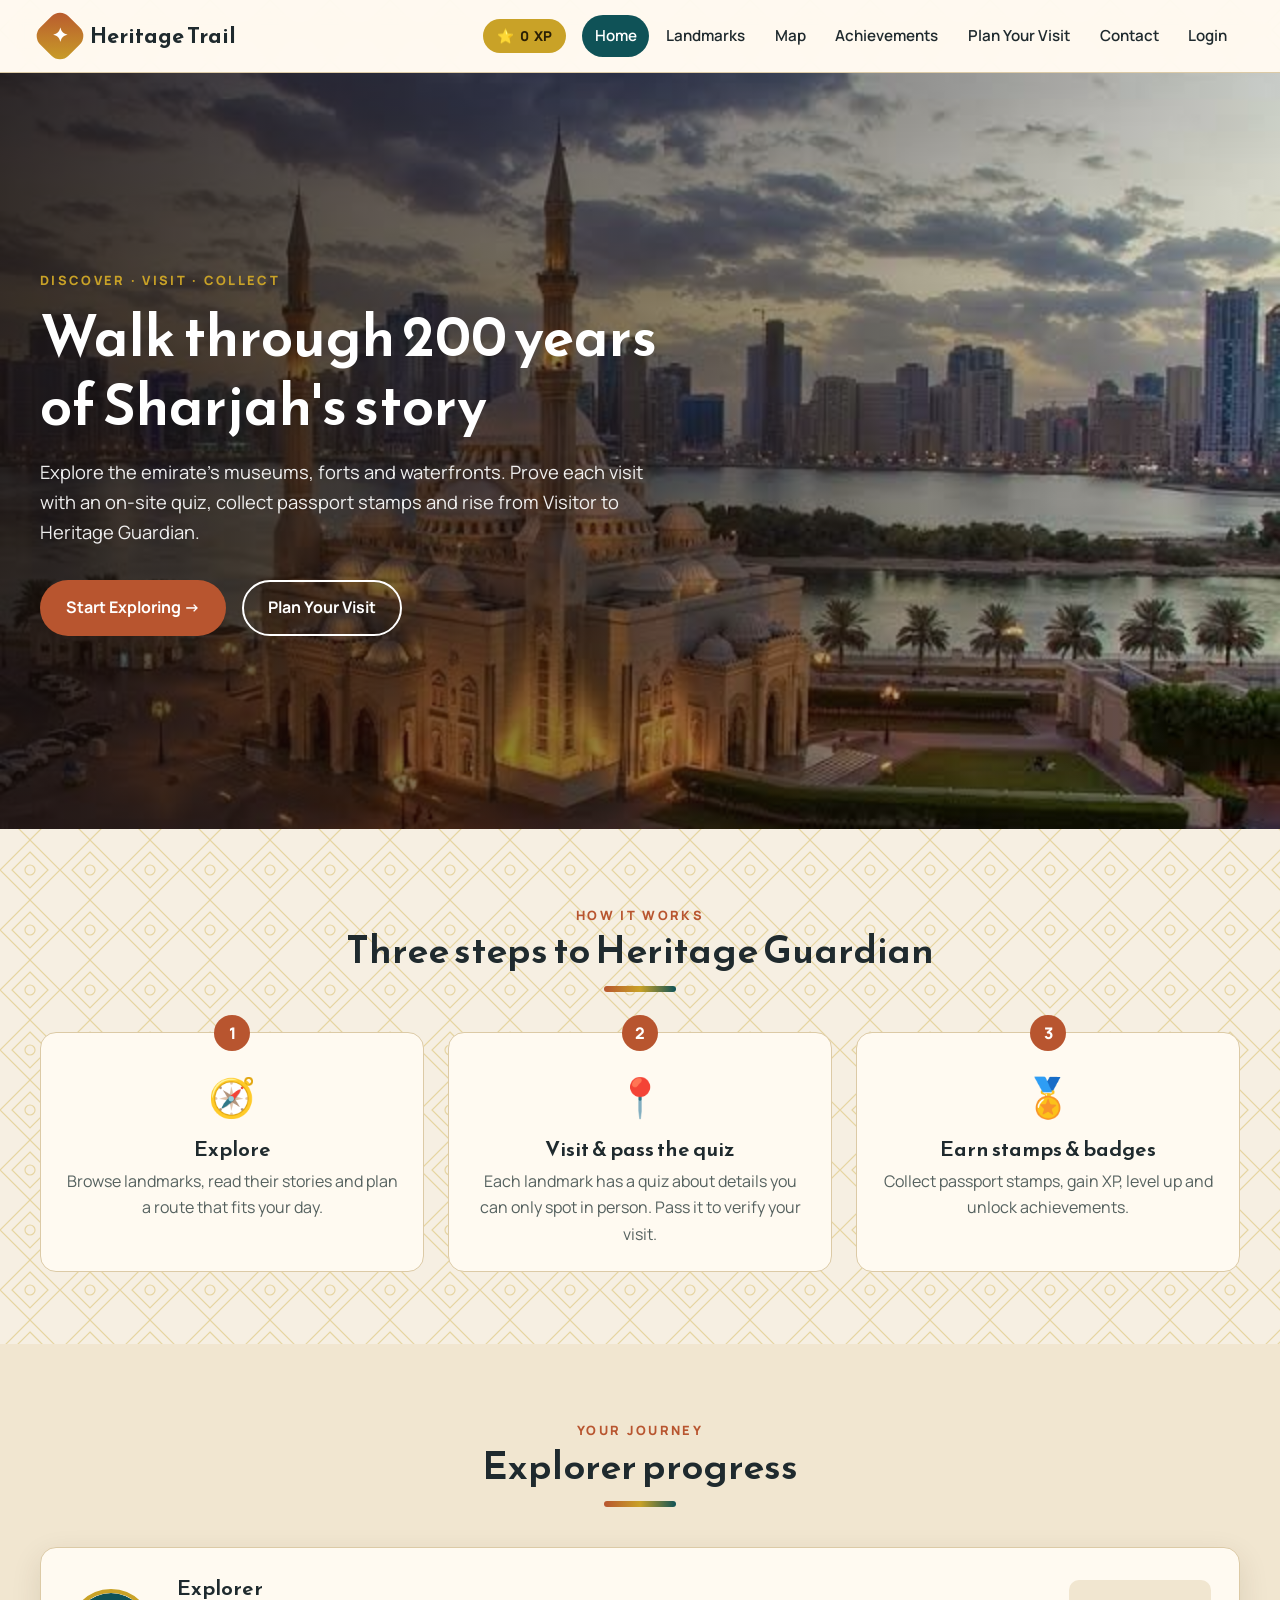
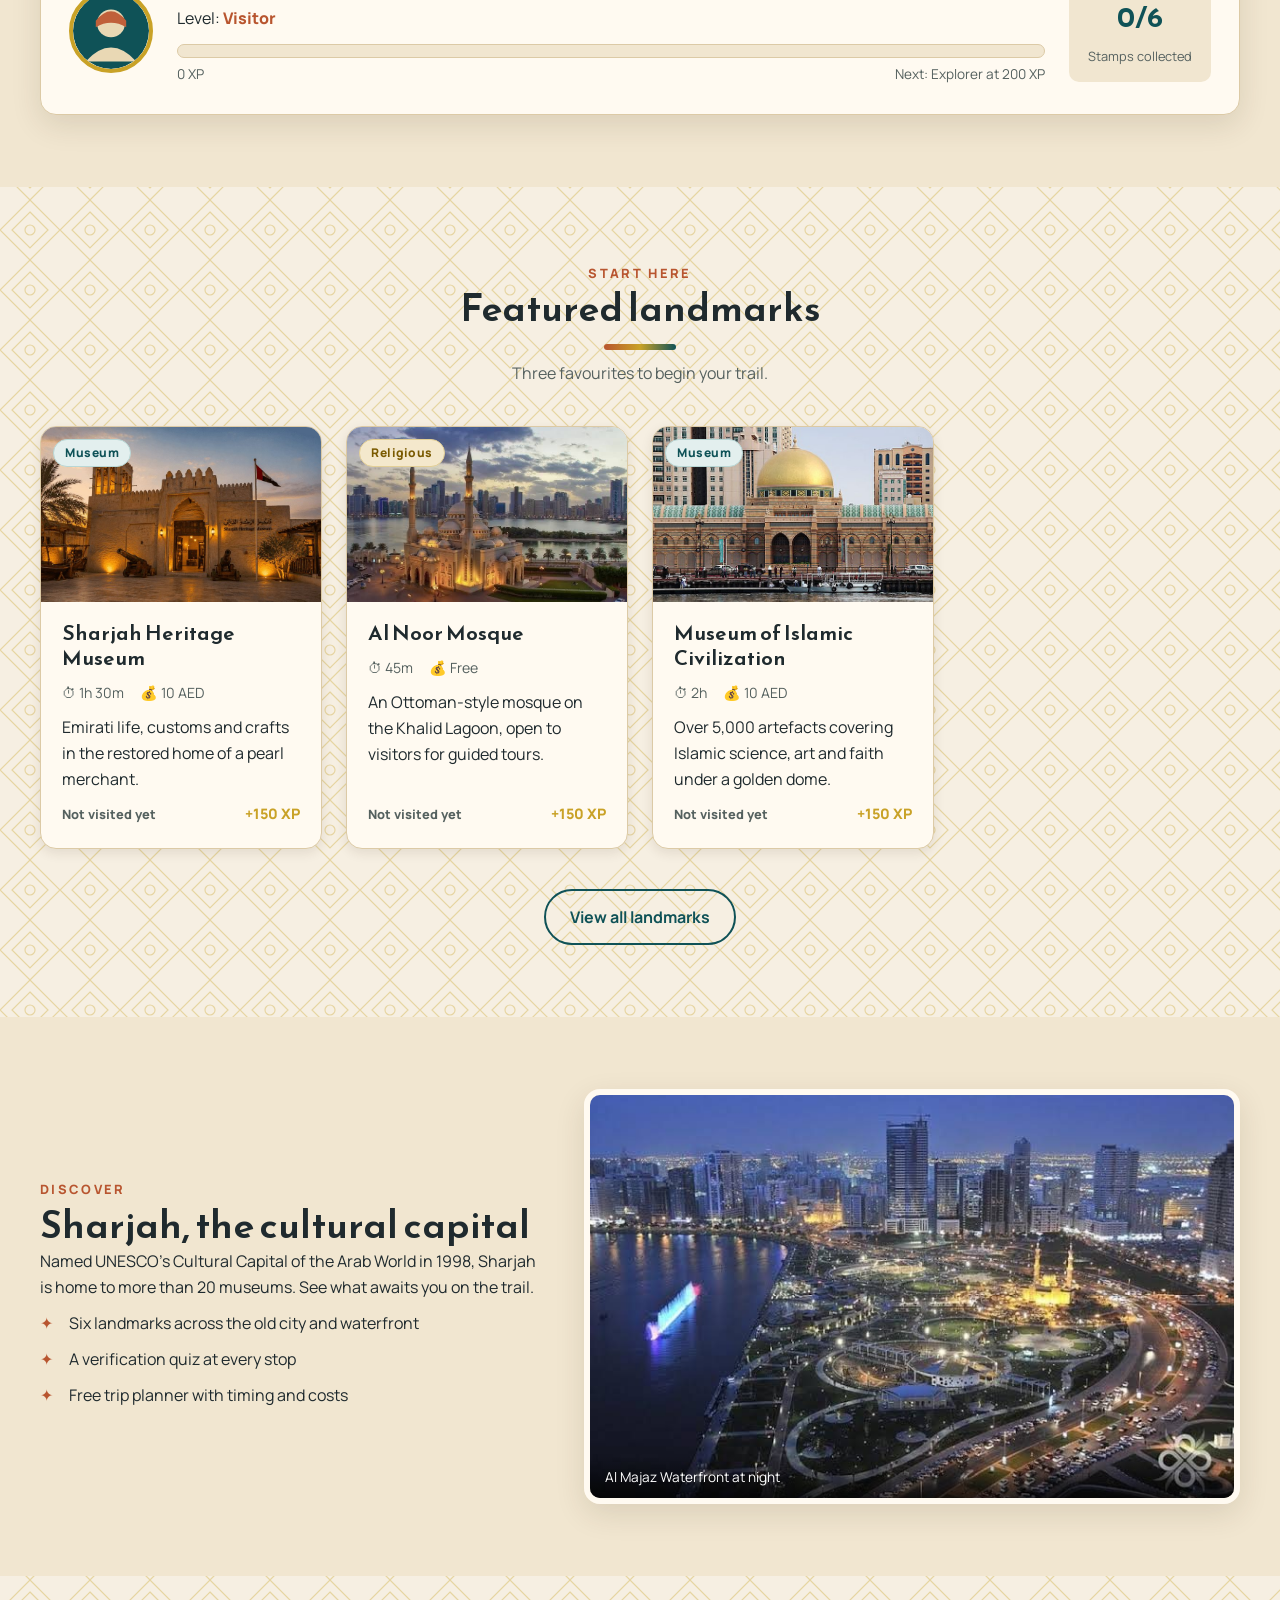
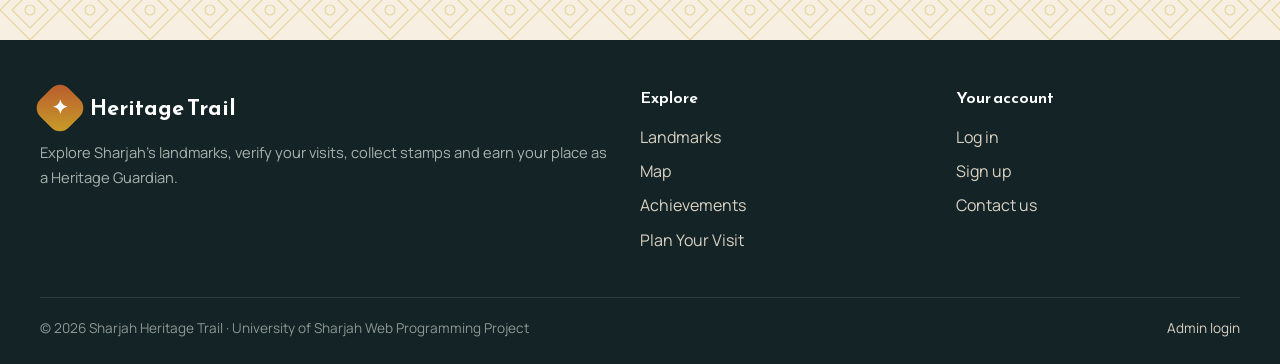
<file: index.html>
<!DOCTYPE html>
<html lang="en">
<head>
  <meta charset="UTF-8">
  <meta name="viewport" content="width=device-width, initial-scale=1.0">
  <meta name="description" content="Explore Sharjah's heritage landmarks, verify your visits and earn stamps and badges.">
  <title>Home | Sharjah Heritage Trail</title>
  <link rel="preconnect" href="https://fonts.googleapis.com">
  <link rel="preconnect" href="https://fonts.gstatic.com" crossorigin>
  <link href="https://fonts.googleapis.com/css2?family=Manrope:wght@400;500;600;700;800&family=Reem+Kufi:wght@500;600;700&display=swap" rel="stylesheet">
  <link rel="stylesheet" href="css/style.css">
  <link rel="stylesheet" href="css/print.css" media="print">
</head><body>
  <header class="site-header">
    <div class="container header-inner">
      <a href="index.html" class="logo"><span class="logo-mark"><span>✦</span></span>Heritage Trail</a>
      <span class="xp-pill" id="header-xp" title="Your explorer XP">⭐ <span data-xp>300</span> XP</span>
      <input type="checkbox" id="nav-toggle" class="nav-toggle">
      <label for="nav-toggle" class="nav-toggle-label" aria-label="Open menu"><span></span></label>
      <nav class="main-nav" aria-label="Main navigation">
        <ul>
          <li><a href="index.html" class="active" aria-current="page">Home</a></li>
          <li><a href="landmarks.html">Landmarks</a></li>
          <li><a href="map.html">Map</a></li>
          <li><a href="achievements.html">Achievements</a></li>
          <li><a href="plan.html">Plan Your Visit</a></li>
          <li><a href="contact.html">Contact</a></li>
          <li><a href="login.html">Login</a></li>
        </ul>
      </nav>
    </div>
  </header>

  <main>
    <section class="hero">
      <div class="container">
        <div class="hero-content">
          <span class="eyebrow">Discover · Visit · Collect</span>
          <h1>Walk through 200 years of Sharjah's story</h1>
          <p>Explore the emirate's museums, forts and waterfronts. Prove each visit with an on-site quiz, collect passport stamps and rise from Visitor to Heritage Guardian.</p>
          <div class="hero-actions">
            <a href="landmarks.html" class="btn btn-primary">Start Exploring →</a>
            <a href="plan.html" class="btn btn-outline">Plan Your Visit</a>
          </div>
        </div>
      </div>
    </section>

    <section class="section">
      <div class="container">
        <div class="section-head">
          <span class="eyebrow">How it works</span>
          <h2>Three steps to Heritage Guardian</h2>
        </div>
        <ol class="steps">
          <li class="step">
            <div class="step-icon" aria-hidden="true">🧭</div>
            <h3>Explore</h3>
            <p>Browse landmarks, read their stories and plan a route that fits your day.</p>
          </li>
          <li class="step">
            <div class="step-icon" aria-hidden="true">📍</div>
            <h3>Visit &amp; pass the quiz</h3>
            <p>Each landmark has a quiz about details you can only spot in person. Pass it to verify your visit.</p>
          </li>
          <li class="step">
            <div class="step-icon" aria-hidden="true">🏅</div>
            <h3>Earn stamps &amp; badges</h3>
            <p>Collect passport stamps, gain XP, level up and unlock achievements.</p>
          </li>
        </ol>
      </div>
    </section>

    <section class="section section-alt">
      <div class="container">
        <div class="section-head">
          <span class="eyebrow">Your journey</span>
          <h2>Explorer progress</h2>
        </div>
        <article class="progress-card" id="progress-card">
          <img src="img/avatar.svg" alt="Explorer avatar" class="avatar">
          <div class="progress-info">
            <h3 data-explorer-name>Explorer</h3>
            <p>Level: <span class="level-name" data-level>Explorer</span></p>
            <div class="xp-bar" role="progressbar" aria-valuemin="0" aria-valuemax="100" aria-valuenow="50"><div class="xp-bar-fill" style="--progress: 50%"></div></div>
            <div class="xp-meta"><span><span data-xp>300</span> XP</span><span>Next: <span data-next-level>Historian</span> at <span data-next-xp>400</span> XP</span></div>
          </div>
          <div class="stat-box">
            <strong data-stamps>2/6</strong>
            <span>Stamps collected</span>
          </div>
        </article>
      </div>
    </section>

    <section class="section">
      <div class="container">
        <div class="section-head">
          <span class="eyebrow">Start here</span>
          <h2>Featured landmarks</h2>
          <p>Three favourites to begin your trail.</p>
        </div>
        <div class="card-grid" id="featured-grid">
          <article class="landmark-card visited" data-landmark-id="heritage-museum" data-category="Museum">
            <div class="card-media">
              <span class="tag" data-category="Museum">Museum</span>
              <img src="img/photos/heritage-museum.jpg" alt="Sharjah Heritage Museum" loading="lazy">
            </div>
            <div class="card-body">
              <h3><a href="landmark.html?id=heritage-museum">Sharjah Heritage Museum</a></h3>
              <p class="card-meta"><span>⏱ 1h 30m</span><span>💰 10 AED</span></p>
              <p>Traditional Emirati life, crafts and customs inside a restored family house.</p>
              <div class="card-footer">
                <span class="status visited">✅ Visited</span>
                <span class="card-xp">+150 XP</span>
              </div>
            </div>
          </article>
          <article class="landmark-card visited" data-landmark-id="al-noor" data-category="Religious">
            <div class="card-media">
              <span class="tag" data-category="Religious">Religious</span>
              <img src="img/photos/al-noor.jpg" alt="Al Noor Mosque" loading="lazy">
            </div>
            <div class="card-body">
              <h3><a href="landmark.html?id=al-noor">Al Noor Mosque</a></h3>
              <p class="card-meta"><span>⏱ 45m</span><span>💰 Free</span></p>
              <p>An Ottoman-style mosque on the Khalid Lagoon, open to visitors for guided tours.</p>
              <div class="card-footer">
                <span class="status visited">✅ Visited</span>
                <span class="card-xp">+150 XP</span>
              </div>
            </div>
          </article>
          <article class="landmark-card" data-landmark-id="islamic-civilization" data-category="Museum">
            <div class="card-media">
              <span class="tag" data-category="Museum">Museum</span>
              <img src="img/photos/islamic-civilization.jpg" alt="Museum of Islamic Civilization" loading="lazy">
            </div>
            <div class="card-body">
              <h3><a href="landmark.html?id=islamic-civilization">Museum of Islamic Civilization</a></h3>
              <p class="card-meta"><span>⏱ 2h</span><span>💰 10 AED</span></p>
              <p>Over 5,000 artefacts covering Islamic science, art and faith under a golden dome.</p>
              <div class="card-footer">
                <span class="status">Not visited yet</span>
                <span class="card-xp">+150 XP</span>
              </div>
            </div>
          </article>
        </div>
        <div class="section-actions"><a href="landmarks.html" class="btn btn-outline">View all landmarks</a></div>
      </div>
    </section>

    <section class="section section-alt">
      <div class="container feature-block">
        <div>
          <span class="eyebrow">Discover</span>
          <h2>Sharjah, the cultural capital</h2>
          <p>Named UNESCO's Cultural Capital of the Arab World in 1998, Sharjah is home to more than 20 museums. See what awaits you on the trail.</p>
          <ul class="check-list">
            <li>Six landmarks across the old city and waterfront</li>
            <li>A verification quiz at every stop</li>
            <li>Free trip planner with timing and costs</li>
          </ul>
        </div>
        <figure class="feature-photo">
          <img src="img/photos/al-majaz.jpg" alt="Al Majaz Waterfront and the Sharjah skyline at night" loading="lazy">
          <figcaption>Al Majaz Waterfront at night</figcaption>
        </figure>
      </div>
    </section>
  </main>

  <footer class="site-footer">
    <div class="container">
      <div class="footer-grid">
        <div>
          <a href="index.html" class="logo"><span class="logo-mark"><span>✦</span></span>Heritage Trail</a>
          <p>Explore Sharjah's landmarks, verify your visits, collect stamps and earn your place as a Heritage Guardian.</p>
        </div>
        <div>
          <h4>Explore</h4>
          <ul class="footer-links">
            <li><a href="landmarks.html">Landmarks</a></li>
            <li><a href="map.html">Map</a></li>
            <li><a href="achievements.html">Achievements</a></li>
            <li><a href="plan.html">Plan Your Visit</a></li>
          </ul>
        </div>
        <div>
          <h4>Your account</h4>
          <ul class="footer-links">
            <li><a href="login.html">Log in</a></li>
            <li><a href="login.html?signup">Sign up</a></li>
            <li><a href="contact.html">Contact us</a></li>
          </ul>
        </div>
      </div>
      <div class="footer-bottom">
        <span>&copy; 2026 Sharjah Heritage Trail &middot; University of Sharjah Web Programming Project</span>
        <a href="login.html?admin">Admin login</a>
      </div>
    </div>
  </footer>

  <div class="toast-container" id="toasts" aria-live="polite"></div>
  <script src="js/data.js"></script>
  <script src="js/core.js"></script>
  <script src="js/home.js"></script>
</body>
</html>
</file>
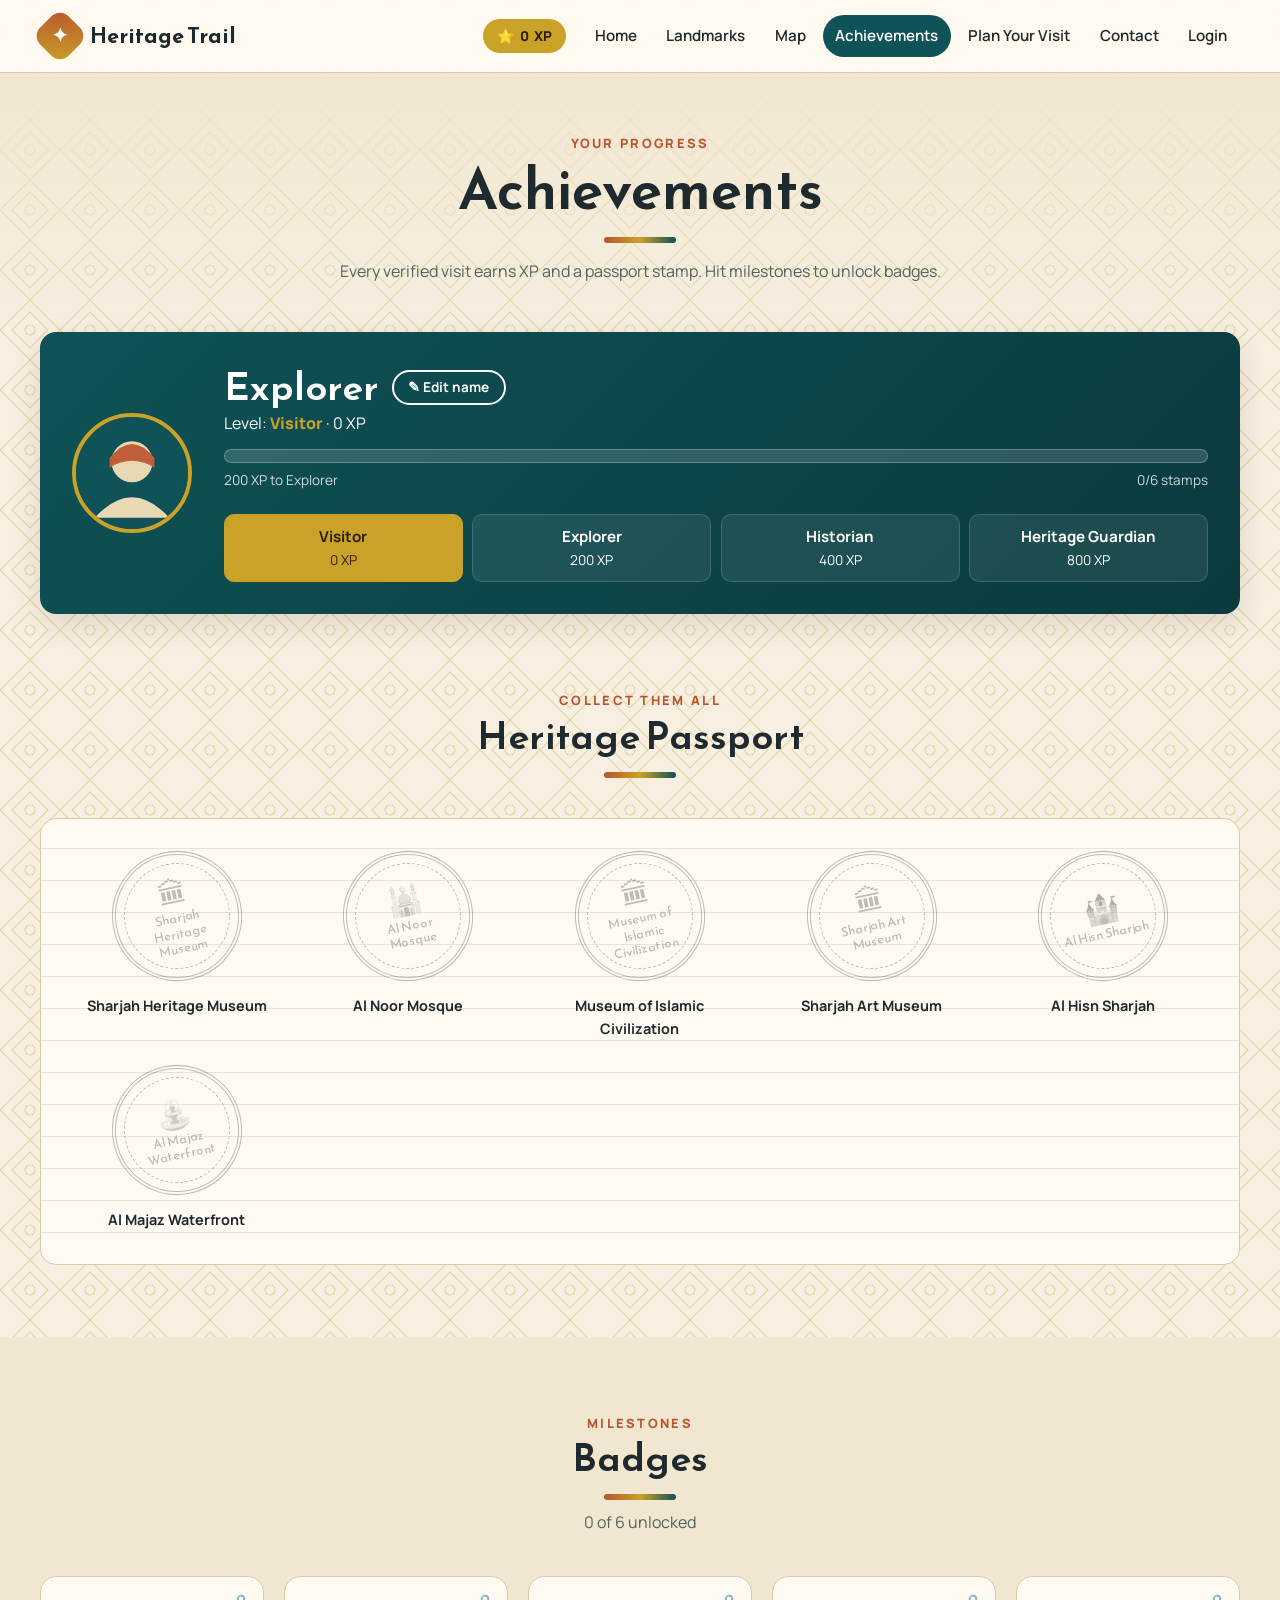
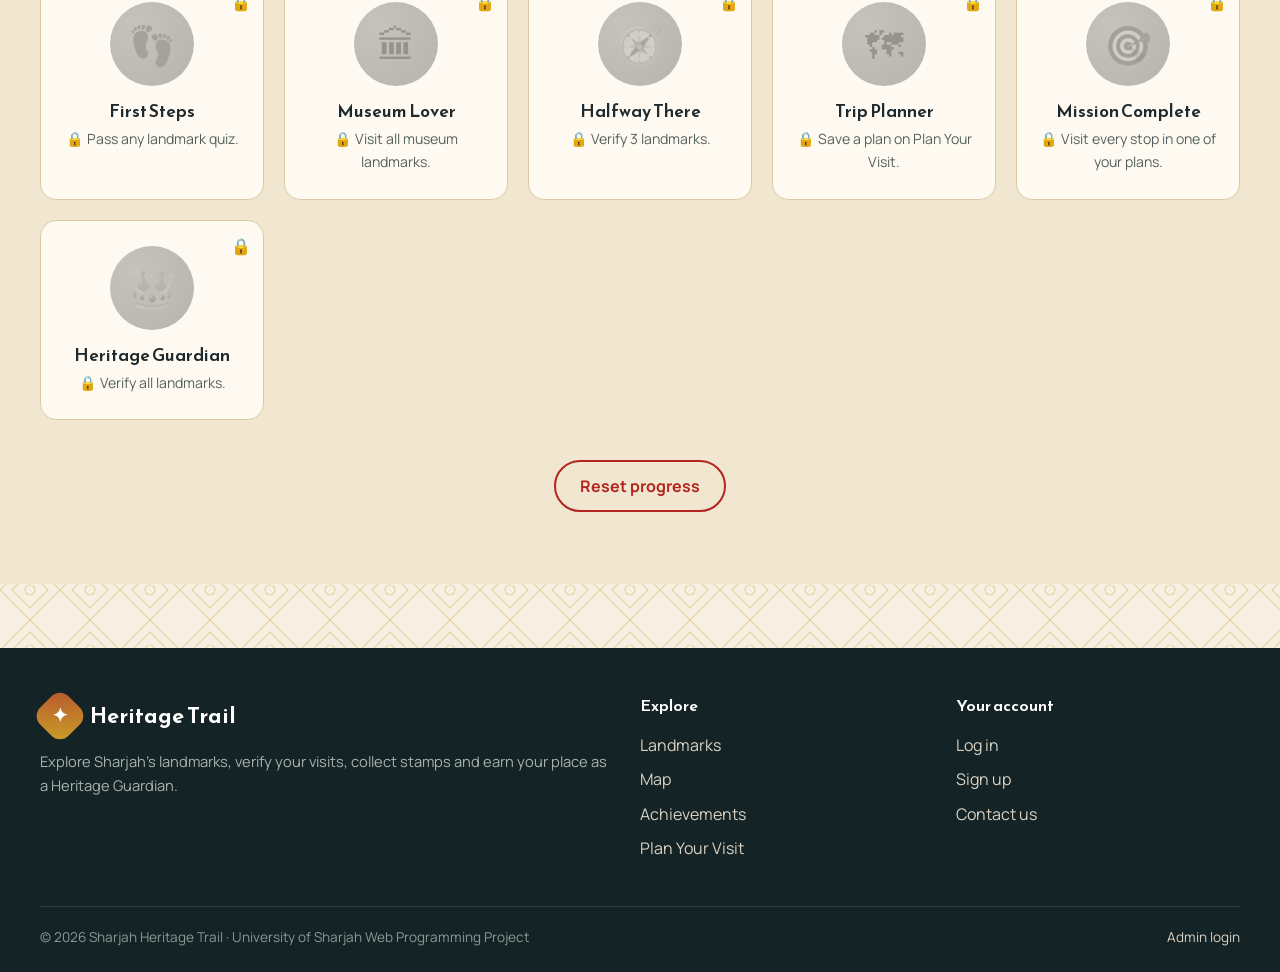
<file: achievements.html>
<!DOCTYPE html>
<html lang="en">
<head>
  <meta charset="UTF-8">
  <meta name="viewport" content="width=device-width, initial-scale=1.0">
  <meta name="description" content="Your explorer profile, heritage passport and badges.">
  <title>Achievements | Sharjah Heritage Trail</title>
  <link rel="preconnect" href="https://fonts.googleapis.com">
  <link rel="preconnect" href="https://fonts.gstatic.com" crossorigin>
  <link href="https://fonts.googleapis.com/css2?family=Manrope:wght@400;500;600;700;800&family=Reem+Kufi:wght@500;600;700&display=swap" rel="stylesheet">
  <link rel="stylesheet" href="css/style.css">
  <link rel="stylesheet" href="css/print.css" media="print">
</head><body>
  <header class="site-header">
    <div class="container header-inner">
      <a href="index.html" class="logo"><span class="logo-mark"><span>✦</span></span>Heritage Trail</a>
      <span class="xp-pill" id="header-xp" title="Your explorer XP">⭐ <span data-xp>300</span> XP</span>
      <input type="checkbox" id="nav-toggle" class="nav-toggle">
      <label for="nav-toggle" class="nav-toggle-label" aria-label="Open menu"><span></span></label>
      <nav class="main-nav" aria-label="Main navigation">
        <ul>
          <li><a href="index.html">Home</a></li>
          <li><a href="landmarks.html">Landmarks</a></li>
          <li><a href="map.html">Map</a></li>
          <li><a href="achievements.html" class="active" aria-current="page">Achievements</a></li>
          <li><a href="plan.html">Plan Your Visit</a></li>
          <li><a href="contact.html">Contact</a></li>
          <li><a href="login.html">Login</a></li>
        </ul>
      </nav>
    </div>
  </header>

  <main>
    <section class="page-hero">
      <div class="container">
        <span class="eyebrow">Your progress</span>
        <h1>Achievements</h1>
        <p>Every verified visit earns XP and a passport stamp. Hit milestones to unlock badges.</p>
      </div>
    </section>

    <section class="container">
      <div class="profile">
        <img src="img/avatar.svg" alt="Explorer avatar" class="avatar">
        <div>
          <div class="name-row">
            <h2 data-explorer-name>Explorer</h2>
            <button type="button" class="btn btn-outline btn-sm" id="edit-name">✎ Edit name</button>
          </div>
          <form id="name-form" class="hidden" novalidate>
            <div class="field">
              <label for="explorer-name">Explorer name</label>
              <input type="text" id="explorer-name" minlength="3" maxlength="20" pattern="[A-Za-z ]{3,20}" required>
              <span class="field-error">Use 3–20 letters and spaces.</span>
            </div>
            <div class="form-actions" style="margin-top:.6rem">
              <button type="submit" class="btn btn-primary btn-sm">Save</button>
              <button type="button" class="btn btn-outline btn-sm" id="cancel-name" style="color:#fff">Cancel</button>
            </div>
          </form>
          <p>Level: <span class="level-name" data-level>Explorer</span> · <span data-xp>300</span> XP</p>
          <div class="xp-bar" role="progressbar" aria-valuemin="0" aria-valuemax="100" aria-valuenow="50"><div class="xp-bar-fill" style="--progress: 50%"></div></div>
          <div class="xp-meta"><span>100 XP to <span data-next-level>Historian</span></span><span data-stamps>2/6 stamps</span></div>
          <ol class="level-ladder">
            <li class="reached"><strong>Visitor</strong>0 XP</li>
            <li class="current"><strong>Explorer</strong>200 XP</li>
            <li><strong>Historian</strong>400 XP</li>
            <li><strong>Heritage Guardian</strong>800 XP</li>
          </ol>
        </div>
      </div>
    </section>

    <section class="section">
      <div class="container">
        <div class="section-head">
          <span class="eyebrow">Collect them all</span>
          <h2>Heritage Passport</h2>
        </div>
        <div class="passport" id="passport">
          <div class="passport-item" data-landmark-id="heritage-museum">
            <div class="stamp unlocked"><span><span class="stamp-icon">🏛</span>Heritage Museum</span></div>
            <p>Sharjah Heritage Museum</p>
          </div>
          <div class="passport-item" data-landmark-id="al-noor">
            <div class="stamp unlocked"><span><span class="stamp-icon">🕌</span>Al Noor Mosque</span></div>
            <p>Al Noor Mosque</p>
          </div>
          <div class="passport-item" data-landmark-id="islamic-civilization">
            <div class="stamp locked"><span><span class="stamp-icon">📜</span>Islamic Civilization</span></div>
            <p>Museum of Islamic Civilization</p>
          </div>
          <div class="passport-item" data-landmark-id="art-museum">
            <div class="stamp locked"><span><span class="stamp-icon">🎨</span>Art Museum</span></div>
            <p>Sharjah Art Museum</p>
          </div>
          <div class="passport-item" data-landmark-id="al-hisn">
            <div class="stamp locked"><span><span class="stamp-icon">🏰</span>Al Hisn Sharjah</span></div>
            <p>Al Hisn Sharjah</p>
          </div>
          <div class="passport-item" data-landmark-id="al-majaz">
            <div class="stamp locked"><span><span class="stamp-icon">⛲</span>Al Majaz Waterfront</span></div>
            <p>Al Majaz Waterfront</p>
          </div>
        </div>
      </div>
    </section>

    <section class="section section-alt">
      <div class="container">
        <div class="section-head">
          <span class="eyebrow">Milestones</span>
          <h2>Badges</h2>
          <p>2 of 6 unlocked</p>
        </div>
        <div class="badge-grid" id="badge-grid">
          <article class="badge unlocked" data-badge="first-steps">
            <div class="badge-icon" aria-hidden="true">👣</div>
            <h3>First Steps</h3>
            <p class="badge-desc">Passed your first verification quiz.</p>
            <p class="badge-hint">🔒 Pass any landmark quiz.</p>
          </article>
          <article class="badge locked" data-badge="museum-lover">
            <div class="badge-icon" aria-hidden="true">🏛</div>
            <h3>Museum Lover</h3>
            <p class="badge-desc">Visited every museum on the trail.</p>
            <p class="badge-hint">🔒 Visit all museum landmarks.</p>
          </article>
          <article class="badge locked" data-badge="halfway-there">
            <div class="badge-icon" aria-hidden="true">🧭</div>
            <h3>Halfway There</h3>
            <p class="badge-desc">Verified three landmarks.</p>
            <p class="badge-hint">🔒 Verify 3 landmarks.</p>
          </article>
          <article class="badge unlocked" data-badge="trip-planner">
            <div class="badge-icon" aria-hidden="true">🗺</div>
            <h3>Trip Planner</h3>
            <p class="badge-desc">Saved your first trip plan.</p>
            <p class="badge-hint">🔒 Save a plan on Plan Your Visit.</p>
          </article>
          <article class="badge locked" data-badge="mission-complete">
            <div class="badge-icon" aria-hidden="true">🎯</div>
            <h3>Mission Complete</h3>
            <p class="badge-desc">Visited every stop in a saved plan.</p>
            <p class="badge-hint">🔒 Visit every stop in one of your plans.</p>
          </article>
          <article class="badge locked" data-badge="heritage-guardian">
            <div class="badge-icon" aria-hidden="true">👑</div>
            <h3>Heritage Guardian</h3>
            <p class="badge-desc">Verified every landmark in Sharjah.</p>
            <p class="badge-hint">🔒 Verify all landmarks.</p>
          </article>
        </div>
        <div class="section-actions">
          <button type="button" class="btn btn-danger" id="reset-progress">Reset progress</button>
        </div>
      </div>
    </section>

  </main>

  <footer class="site-footer">
    <div class="container">
      <div class="footer-grid">
        <div>
          <a href="index.html" class="logo"><span class="logo-mark"><span>✦</span></span>Heritage Trail</a>
          <p>Explore Sharjah's landmarks, verify your visits, collect stamps and earn your place as a Heritage Guardian.</p>
        </div>
        <div>
          <h4>Explore</h4>
          <ul class="footer-links">
            <li><a href="landmarks.html">Landmarks</a></li>
            <li><a href="map.html">Map</a></li>
            <li><a href="achievements.html">Achievements</a></li>
            <li><a href="plan.html">Plan Your Visit</a></li>
          </ul>
        </div>
        <div>
          <h4>Your account</h4>
          <ul class="footer-links">
            <li><a href="login.html">Log in</a></li>
            <li><a href="login.html?signup">Sign up</a></li>
            <li><a href="contact.html">Contact us</a></li>
          </ul>
        </div>
      </div>
      <div class="footer-bottom">
        <span>&copy; 2026 Sharjah Heritage Trail &middot; University of Sharjah Web Programming Project</span>
        <a href="login.html?admin">Admin login</a>
      </div>
    </div>
  </footer>

  <div class="toast-container" id="toasts" aria-live="polite"></div>
  <script src="js/data.js"></script>
  <script src="js/core.js"></script>
  <script src="js/achievements.js"></script>
</body>
</html>
</file>
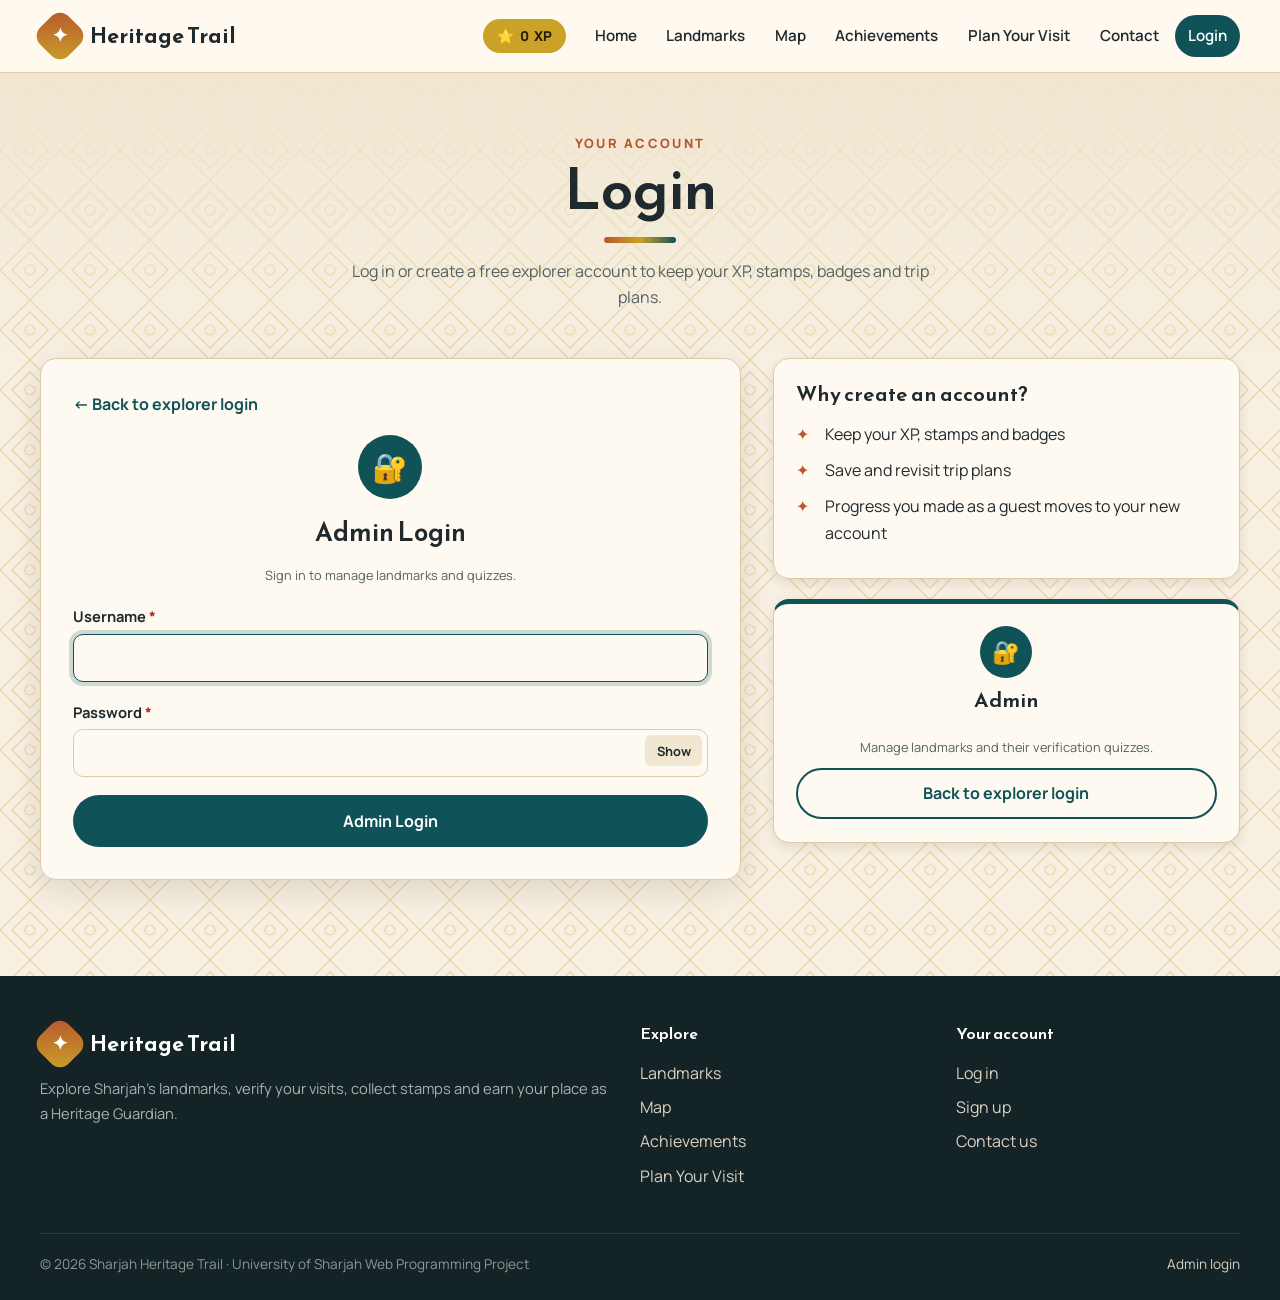
<file: admin.html>
<!DOCTYPE html>
<html lang="en">
<head>
  <meta charset="UTF-8">
  <meta name="viewport" content="width=device-width, initial-scale=1.0">
  <meta name="description" content="Manage landmarks and quizzes.">
  <title>Admin Dashboard | Sharjah Heritage Trail</title>
  <link rel="preconnect" href="https://fonts.googleapis.com">
  <link rel="preconnect" href="https://fonts.gstatic.com" crossorigin>
  <link href="https://fonts.googleapis.com/css2?family=Manrope:wght@400;500;600;700;800&family=Reem+Kufi:wght@500;600;700&display=swap" rel="stylesheet">
  <link rel="stylesheet" href="css/style.css">
  <link rel="stylesheet" href="css/print.css" media="print">
  <meta name="robots" content="noindex">
</head><body>
  <header class="site-header">
    <div class="container header-inner">
      <a href="index.html" class="logo"><span class="logo-mark"><span>✦</span></span>Heritage Trail</a>
      <span class="xp-pill" id="header-xp" title="Your explorer XP">⭐ <span data-xp>300</span> XP</span>
      <input type="checkbox" id="nav-toggle" class="nav-toggle">
      <label for="nav-toggle" class="nav-toggle-label" aria-label="Open menu"><span></span></label>
      <nav class="main-nav" aria-label="Main navigation">
        <ul>
          <li><a href="index.html">Home</a></li>
          <li><a href="landmarks.html">Landmarks</a></li>
          <li><a href="map.html">Map</a></li>
          <li><a href="achievements.html">Achievements</a></li>
          <li><a href="plan.html">Plan Your Visit</a></li>
          <li><a href="contact.html">Contact</a></li>
          <li><a href="login.html">Login</a></li>
        </ul>
      </nav>
    </div>
  </header>

  <main>

    <section class="section hidden" id="dashboard">
      <div class="container">
        <div class="admin-bar">
          <div>
            <span class="eyebrow">Signed in as admin</span>
            <h1>Admin Dashboard</h1>
          </div>
          <div>
            <button type="button" class="btn btn-outline btn-sm" id="export-json">⬇ Export JSON</button>
            <label class="btn btn-outline btn-sm" for="import-json">⬆ Import JSON</label>
            <input type="file" id="import-json" accept="application/json,.json" class="visually-hidden">
            <button type="button" class="btn btn-danger btn-sm" id="logout">Log out</button>
          </div>
        </div>

        <div class="stats-row">
          <div class="stat-box"><strong data-stat-total>6</strong><span>Total landmarks</span></div>
          <div class="stat-box"><strong data-stat-builtin>6</strong><span>Built-in</span></div>
          <div class="stat-box"><strong data-stat-custom>0</strong><span>Custom</span></div>
        </div>

        <div class="table-wrap">
          <table class="data-table">
            <caption class="visually-hidden">All landmarks</caption>
            <thead>
              <tr><th scope="col">Name</th><th scope="col">Category</th><th scope="col">Price</th><th scope="col">Duration</th><th scope="col">Source</th><th scope="col">Actions</th></tr>
            </thead>
            <tbody id="admin-table">
              <tr data-landmark-id="heritage-museum">
                <td><strong>Sharjah Heritage Museum</strong></td>
                <td><span class="tag" data-category="Museum">Museum</span></td>
                <td>10 AED</td>
                <td>1h 30m</td>
                <td><span class="source-tag builtin">Built-in</span></td>
                <td><button type="button" class="btn btn-outline btn-sm">Edit</button></td>
              </tr>
              <tr data-landmark-id="al-noor">
                <td><strong>Al Noor Mosque</strong></td>
                <td><span class="tag" data-category="Religious">Religious</span></td>
                <td>Free</td>
                <td>45m</td>
                <td><span class="source-tag builtin">Built-in</span></td>
                <td><button type="button" class="btn btn-outline btn-sm">Edit</button></td>
              </tr>
              <tr data-landmark-id="islamic-civilization">
                <td><strong>Museum of Islamic Civilization</strong></td>
                <td><span class="tag" data-category="Museum">Museum</span></td>
                <td>10 AED</td>
                <td>2h</td>
                <td><span class="source-tag builtin">Built-in</span></td>
                <td><button type="button" class="btn btn-outline btn-sm">Edit</button></td>
              </tr>
              <tr data-landmark-id="art-museum">
                <td><strong>Sharjah Art Museum</strong></td>
                <td><span class="tag" data-category="Museum">Museum</span></td>
                <td>Free</td>
                <td>1h</td>
                <td><span class="source-tag builtin">Built-in</span></td>
                <td><button type="button" class="btn btn-outline btn-sm">Edit</button></td>
              </tr>
              <tr data-landmark-id="al-hisn">
                <td><strong>Al Hisn Sharjah</strong></td>
                <td><span class="tag" data-category="Historic">Historic</span></td>
                <td>10 AED</td>
                <td>1h</td>
                <td><span class="source-tag builtin">Built-in</span></td>
                <td><button type="button" class="btn btn-outline btn-sm">Edit</button></td>
              </tr>
              <tr data-landmark-id="al-majaz">
                <td><strong>Al Majaz Waterfront</strong></td>
                <td><span class="tag" data-category="Outdoor">Outdoor</span></td>
                <td>Free</td>
                <td>1h 30m</td>
                <td><span class="source-tag builtin">Built-in</span></td>
                <td><button type="button" class="btn btn-outline btn-sm">Edit</button></td>
              </tr>
            </tbody>
          </table>
        </div>

        <form class="admin-form" id="landmark-form" novalidate>
          <h2 id="form-title">Add a landmark</h2>

          <fieldset>
            <legend>Basic details</legend>
            <div class="form-grid">
              <div class="field">
                <label for="lm-name" class="required">Name</label>
                <input type="text" id="lm-name" name="name" minlength="3" required>
                <span class="field-error">Enter a name (at least 3 characters).</span>
              </div>
              <div class="field">
                <label for="lm-id" class="required">ID (slug)</label>
                <input type="text" id="lm-id" name="id" pattern="[a-z0-9\-]+" placeholder="e.g. al-qasba" required>
                <span class="hint">Lowercase letters, numbers and hyphens. Must be unique.</span>
                <span class="field-error">Use lowercase letters, numbers and hyphens only.</span>
              </div>
              <div class="field">
                <label for="lm-category" class="required">Category</label>
                <select id="lm-category" name="category" required>
                  <option value="">Choose a category</option>
                  <option>Museum</option>
                  <option>Religious</option>
                  <option>Historic</option>
                  <option>Outdoor</option>
                </select>
                <span class="field-error">Choose a category.</span>
              </div>
              <div class="field">
                <label for="lm-location" class="required">Location</label>
                <input type="text" id="lm-location" name="location" required>
                <span class="field-error">Enter the location.</span>
              </div>
              <div class="field full">
                <label for="lm-description" class="required">Description</label>
                <textarea id="lm-description" name="description" minlength="30" required></textarea>
                <span class="field-error">Write at least 30 characters.</span>
              </div>
            </div>
          </fieldset>

          <fieldset>
            <legend>Visit information</legend>
            <div class="form-grid">
              <div class="field">
                <label for="lm-duration" class="required">Duration (minutes)</label>
                <input type="number" id="lm-duration" name="duration" min="10" max="480" required>
                <span class="field-error">Enter 10–480 minutes.</span>
              </div>
              <div class="field">
                <label for="lm-price" class="required">Price (AED)</label>
                <input type="number" id="lm-price" name="price" min="0" step="1" required>
                <span class="field-error">Price can't be negative.</span>
              </div>
              <div class="field">
                <label for="lm-open" class="required">Opening time</label>
                <input type="time" id="lm-open" name="open" required>
                <span class="field-error">Enter an opening time.</span>
              </div>
              <div class="field">
                <label for="lm-close" class="required">Closing time</label>
                <input type="time" id="lm-close" name="close" required>
                <span class="field-error">Closing time must be after opening time.</span>
              </div>
              <div class="field full">
                <span class="label">Closed days</span>
                <div class="checkbox-row">
                  <label class="chip-check"><input type="checkbox" name="closedDays" value="0"><span>Sun</span></label>
                  <label class="chip-check"><input type="checkbox" name="closedDays" value="1"><span>Mon</span></label>
                  <label class="chip-check"><input type="checkbox" name="closedDays" value="2"><span>Tue</span></label>
                  <label class="chip-check"><input type="checkbox" name="closedDays" value="3"><span>Wed</span></label>
                  <label class="chip-check"><input type="checkbox" name="closedDays" value="4"><span>Thu</span></label>
                  <label class="chip-check"><input type="checkbox" name="closedDays" value="5"><span>Fri</span></label>
                  <label class="chip-check"><input type="checkbox" name="closedDays" value="6"><span>Sat</span></label>
                </div>
              </div>
              <div class="field">
                <label for="lm-xp" class="required">XP value</label>
                <input type="number" id="lm-xp" name="xp" min="10" max="500" value="100" required>
                <span class="field-error">Enter 10–500 XP.</span>
              </div>
            </div>
          </fieldset>

          <fieldset>
            <legend>Media</legend>
            <div class="form-grid">
              <div class="field full">
                <label for="lm-img1" class="required">Image 1 URL</label>
                <input type="text" id="lm-img1" name="img1" placeholder="https://... or img/name.jpg" required>
                <span class="field-error">Enter a valid image URL.</span>
              </div>
              <div class="field">
                <label for="lm-img2">Image 2 URL</label>
                <input type="text" id="lm-img2" name="img2" placeholder="https://...">
                <span class="field-error">Enter a valid image URL.</span>
              </div>
              <div class="field">
                <label for="lm-img3">Image 3 URL</label>
                <input type="text" id="lm-img3" name="img3" placeholder="https://...">
                <span class="field-error">Enter a valid image URL.</span>
              </div>
            </div>
          </fieldset>

          <fieldset>
            <legend>Map position</legend>
            <div class="form-grid">
              <div class="field">
                <label for="lm-x" class="required">X position (%)</label>
                <input type="number" id="lm-x" name="mapX" min="0" max="100" value="50" required>
                <span class="field-error">Enter 0–100.</span>
              </div>
              <div class="field">
                <label for="lm-y" class="required">Y position (%)</label>
                <input type="number" id="lm-y" name="mapY" min="0" max="100" value="50" required>
                <span class="field-error">Enter 0–100.</span>
              </div>
              <div class="field full">
                <span class="label">Preview</span>
                <div class="map-preview">
                  <img src="img/map.svg" alt="Map preview">
                  <span class="pin visited" id="preview-pin" style="--x: 50%; --y: 50%"><span>★</span></span>
                </div>
              </div>
            </div>
          </fieldset>

          <fieldset>
            <legend>Verification quiz</legend>
            <div class="quiz-builder">
                <div class="qb-question">
                  <div class="field">
                    <label for="q1-text" class="required">Question 1</label>
                    <input type="text" id="q1-text" name="q1-text" placeholder="Ask about something visible only on site" required>
                    <span class="field-error">Enter the question.</span>
                  </div>
                  <span class="hint">Select the radio button next to the correct answer.</span>
                    <div class="qb-option">
                      <input type="radio" name="q1-correct" value="0" aria-label="Mark option 1 as correct" required>
                      <input type="text" name="q1-opt0" placeholder="Option 1" required>
                    </div>
                    <div class="qb-option">
                      <input type="radio" name="q1-correct" value="1" aria-label="Mark option 2 as correct">
                      <input type="text" name="q1-opt1" placeholder="Option 2" required>
                    </div>
                    <div class="qb-option">
                      <input type="radio" name="q1-correct" value="2" aria-label="Mark option 3 as correct">
                      <input type="text" name="q1-opt2" placeholder="Option 3" required>
                    </div>
                </div>
                <div class="qb-question">
                  <div class="field">
                    <label for="q2-text" class="required">Question 2</label>
                    <input type="text" id="q2-text" name="q2-text" placeholder="Ask about something visible only on site" required>
                    <span class="field-error">Enter the question.</span>
                  </div>
                  <span class="hint">Select the radio button next to the correct answer.</span>
                    <div class="qb-option">
                      <input type="radio" name="q2-correct" value="0" aria-label="Mark option 1 as correct" required>
                      <input type="text" name="q2-opt0" placeholder="Option 1" required>
                    </div>
                    <div class="qb-option">
                      <input type="radio" name="q2-correct" value="1" aria-label="Mark option 2 as correct">
                      <input type="text" name="q2-opt1" placeholder="Option 2" required>
                    </div>
                    <div class="qb-option">
                      <input type="radio" name="q2-correct" value="2" aria-label="Mark option 3 as correct">
                      <input type="text" name="q2-opt2" placeholder="Option 3" required>
                    </div>
                </div>
                <div class="qb-question">
                  <div class="field">
                    <label for="q3-text" class="required">Question 3</label>
                    <input type="text" id="q3-text" name="q3-text" placeholder="Ask about something visible only on site" required>
                    <span class="field-error">Enter the question.</span>
                  </div>
                  <span class="hint">Select the radio button next to the correct answer.</span>
                    <div class="qb-option">
                      <input type="radio" name="q3-correct" value="0" aria-label="Mark option 1 as correct" required>
                      <input type="text" name="q3-opt0" placeholder="Option 1" required>
                    </div>
                    <div class="qb-option">
                      <input type="radio" name="q3-correct" value="1" aria-label="Mark option 2 as correct">
                      <input type="text" name="q3-opt1" placeholder="Option 2" required>
                    </div>
                    <div class="qb-option">
                      <input type="radio" name="q3-correct" value="2" aria-label="Mark option 3 as correct">
                      <input type="text" name="q3-opt2" placeholder="Option 3" required>
                    </div>
                </div>
            </div>
          </fieldset>

          <p class="alert alert-success hidden" id="admin-success" role="status">Landmark saved. It now appears across the site in this browser.</p>
          <div class="form-actions">
            <button type="submit" class="btn btn-primary">Save landmark</button>
            <button type="reset" class="btn btn-outline" id="cancel-edit">Cancel</button>
          </div>
        </form>
      </div>
    </section>

  </main>

  <footer class="site-footer">
    <div class="container">
      <div class="footer-grid">
        <div>
          <a href="index.html" class="logo"><span class="logo-mark"><span>✦</span></span>Heritage Trail</a>
          <p>Explore Sharjah's landmarks, verify your visits, collect stamps and earn your place as a Heritage Guardian.</p>
        </div>
        <div>
          <h4>Explore</h4>
          <ul class="footer-links">
            <li><a href="landmarks.html">Landmarks</a></li>
            <li><a href="map.html">Map</a></li>
            <li><a href="achievements.html">Achievements</a></li>
            <li><a href="plan.html">Plan Your Visit</a></li>
          </ul>
        </div>
        <div>
          <h4>Your account</h4>
          <ul class="footer-links">
            <li><a href="login.html">Log in</a></li>
            <li><a href="login.html?signup">Sign up</a></li>
            <li><a href="contact.html">Contact us</a></li>
          </ul>
        </div>
      </div>
      <div class="footer-bottom">
        <span>&copy; 2026 Sharjah Heritage Trail &middot; University of Sharjah Web Programming Project</span>
        <a href="login.html?admin">Admin login</a>
      </div>
    </div>
  </footer>

  <div class="toast-container" id="toasts" aria-live="polite"></div>
  <script src="js/data.js"></script>
  <script src="js/core.js"></script>
  <script src="js/admin.js"></script>
</body>
</html>
</file>
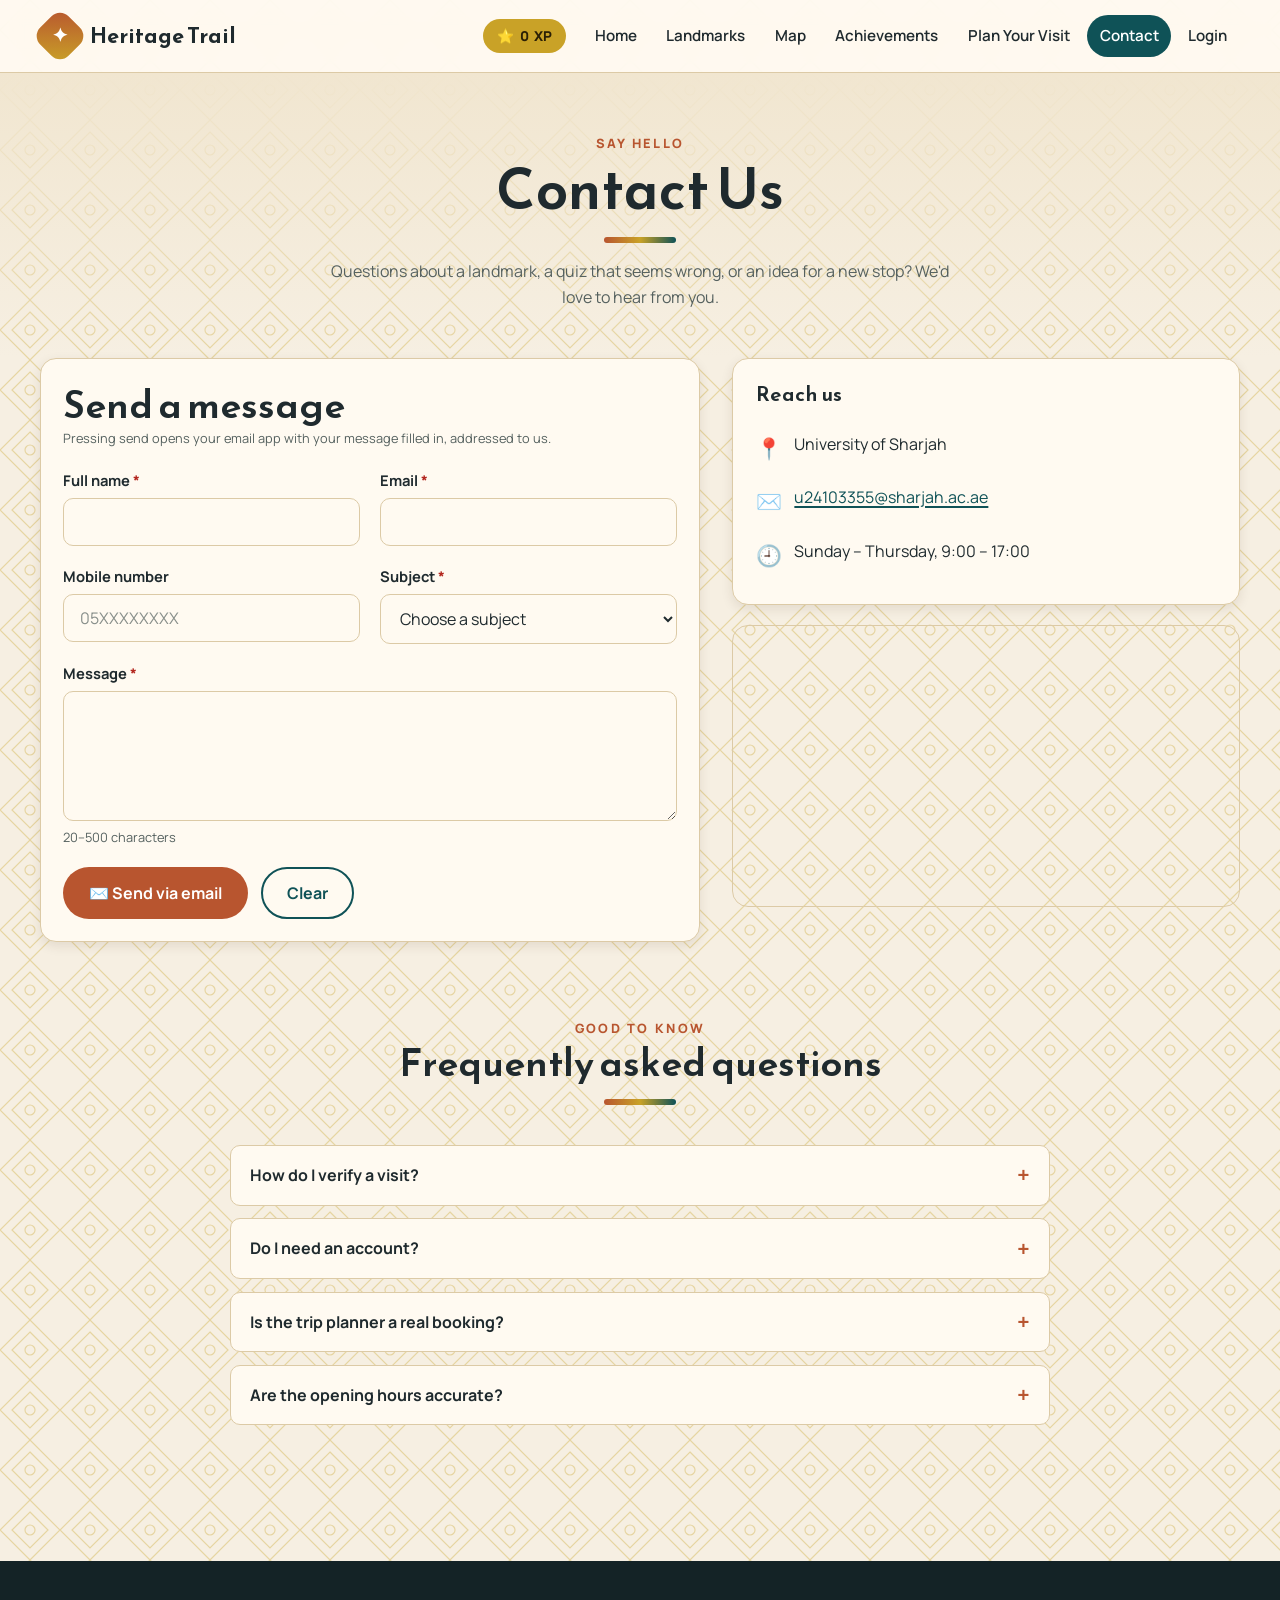
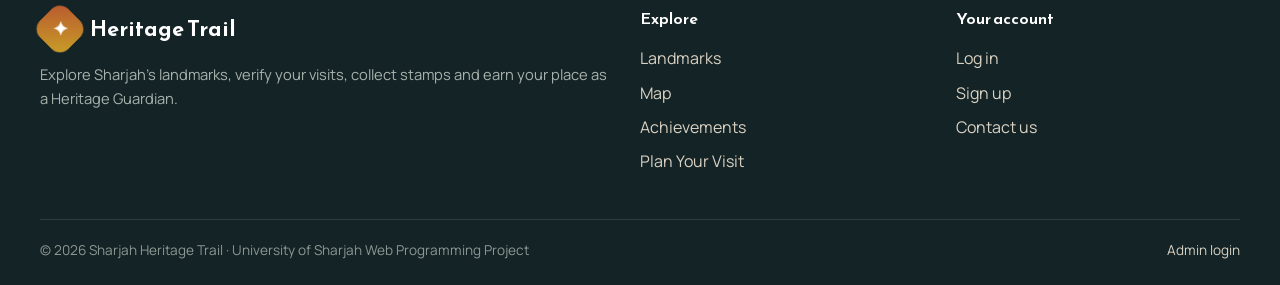
<file: contact.html>
<!DOCTYPE html>
<html lang="en">
<head>
  <meta charset="UTF-8">
  <meta name="viewport" content="width=device-width, initial-scale=1.0">
  <meta name="description" content="Get in touch with the Sharjah Heritage Trail team.">
  <title>Contact | Sharjah Heritage Trail</title>
  <link rel="preconnect" href="https://fonts.googleapis.com">
  <link rel="preconnect" href="https://fonts.gstatic.com" crossorigin>
  <link href="https://fonts.googleapis.com/css2?family=Manrope:wght@400;500;600;700;800&family=Reem+Kufi:wght@500;600;700&display=swap" rel="stylesheet">
  <link rel="stylesheet" href="css/style.css">
  <link rel="stylesheet" href="css/print.css" media="print">
</head><body>
  <header class="site-header">
    <div class="container header-inner">
      <a href="index.html" class="logo"><span class="logo-mark"><span>✦</span></span>Heritage Trail</a>
      <span class="xp-pill" id="header-xp" title="Your explorer XP">⭐ <span data-xp>300</span> XP</span>
      <input type="checkbox" id="nav-toggle" class="nav-toggle">
      <label for="nav-toggle" class="nav-toggle-label" aria-label="Open menu"><span></span></label>
      <nav class="main-nav" aria-label="Main navigation">
        <ul>
          <li><a href="index.html">Home</a></li>
          <li><a href="landmarks.html">Landmarks</a></li>
          <li><a href="map.html">Map</a></li>
          <li><a href="achievements.html">Achievements</a></li>
          <li><a href="plan.html">Plan Your Visit</a></li>
          <li><a href="contact.html" class="active" aria-current="page">Contact</a></li>
          <li><a href="login.html">Login</a></li>
        </ul>
      </nav>
    </div>
  </header>

  <main>
    <section class="page-hero">
      <div class="container">
        <span class="eyebrow">Say hello</span>
        <h1>Contact Us</h1>
        <p>Questions about a landmark, a quiz that seems wrong, or an idea for a new stop? We'd love to hear from you.</p>
      </div>
    </section>

    <section class="container contact-layout">
      <form class="panel" id="contact-form" novalidate>
        <h2>Send a message</h2>
        <p class="hint">Pressing send opens your email app with your message filled in, addressed to us.</p>
        <div class="form-grid" style="margin-top:1.2rem">
          <div class="field">
            <label for="c-name" class="required">Full name</label>
            <input type="text" id="c-name" name="name" minlength="3" pattern="[A-Za-z ]{3,}" autocomplete="name" required>
            <span class="field-error">Use at least 3 letters (letters and spaces only).</span>
          </div>
          <div class="field">
            <label for="c-email" class="required">Email</label>
            <input type="email" id="c-email" name="email" autocomplete="email" required>
            <span class="field-error">Enter a valid email address.</span>
          </div>
          <div class="field">
            <label for="c-phone">Mobile number</label>
            <input type="tel" id="c-phone" name="phone" placeholder="05XXXXXXXX" pattern="05[0-9]{8}" maxlength="10" autocomplete="tel">
            <span class="field-error">Use the UAE format 05XXXXXXXX.</span>
          </div>
          <div class="field">
            <label for="c-subject" class="required">Subject</label>
            <select id="c-subject" name="subject" required>
              <option value="">Choose a subject</option>
              <option>General question</option>
              <option>Landmark information</option>
              <option>Quiz problem</option>
              <option>Suggest a landmark</option>
              <option>Feedback</option>
            </select>
            <span class="field-error">Choose a subject.</span>
          </div>
          <div class="field full">
            <label for="c-message" class="required">Message</label>
            <textarea id="c-message" name="message" minlength="20" maxlength="500" required></textarea>
            <span class="hint">20–500 characters</span>
            <span class="field-error">Write at least 20 characters.</span>
          </div>
        </div>
        <p class="alert alert-success hidden" id="contact-success" role="status" style="margin-top:1rem">Your email app should now be open with your message ready. Press <strong>Send</strong> there to deliver it. If nothing opened, email us at <a href="mailto:u24103355@sharjah.ac.ae">u24103355@sharjah.ac.ae</a>.</p>
        <div class="form-actions" style="margin-top:1.2rem">
          <button type="submit" class="btn btn-primary">✉️ Send via email</button>
          <button type="reset" class="btn btn-outline">Clear</button>
        </div>
      </form>

      <aside class="info-panel">
        <section class="panel">
          <h3>Reach us</h3>
          <ul class="contact-info">
            <li><span>📍</span><span>University of Sharjah</span></li>
            <li><span>✉️</span><span><a href="mailto:u24103355@sharjah.ac.ae">u24103355@sharjah.ac.ae</a></span></li>
            <li><span>🕘</span><span>Sunday – Thursday, 9:00 – 17:00</span></li>
          </ul>
        </section>
        <div class="map-embed">
          <iframe title="Map of the University of Sharjah" src="https://www.google.com/maps?q=University+of+Sharjah&amp;output=embed" loading="lazy" referrerpolicy="no-referrer-when-downgrade"></iframe>
        </div>
      </aside>
    </section>

    <section class="section">
      <div class="container">
        <div class="section-head">
          <span class="eyebrow">Good to know</span>
          <h2>Frequently asked questions</h2>
        </div>
        <div class="faq">
          <details>
            <summary>How do I verify a visit?</summary>
            <p>Open the landmark's page while you're there and answer its 3-question quiz. The questions are about details you can only see in person. Get all three right to earn the stamp and XP.</p>
          </details>
          <details>
            <summary>Do I need an account?</summary>
            <p>No. You can explore and take quizzes as a guest. Create a free account on the Login page to keep your XP, stamps, badges and trip plans under your name. Anything you earned as a guest moves into your account when you sign up. Accounts are saved in this browser, so use the same device and browser to log in again.</p>
          </details>
          <details>
            <summary>Is the trip planner a real booking?</summary>
            <p>No. It builds a suggested schedule with timings and estimated costs. Tickets are bought at each landmark.</p>
          </details>
          <details>
            <summary>Are the opening hours accurate?</summary>
            <p>They're a guide and can change during Ramadan and public holidays. Check the official museum website before you go.</p>
          </details>
        </div>
      </div>
    </section>
  </main>

  <footer class="site-footer">
    <div class="container">
      <div class="footer-grid">
        <div>
          <a href="index.html" class="logo"><span class="logo-mark"><span>✦</span></span>Heritage Trail</a>
          <p>Explore Sharjah's landmarks, verify your visits, collect stamps and earn your place as a Heritage Guardian.</p>
        </div>
        <div>
          <h4>Explore</h4>
          <ul class="footer-links">
            <li><a href="landmarks.html">Landmarks</a></li>
            <li><a href="map.html">Map</a></li>
            <li><a href="achievements.html">Achievements</a></li>
            <li><a href="plan.html">Plan Your Visit</a></li>
          </ul>
        </div>
        <div>
          <h4>Your account</h4>
          <ul class="footer-links">
            <li><a href="login.html">Log in</a></li>
            <li><a href="login.html?signup">Sign up</a></li>
            <li><a href="contact.html">Contact us</a></li>
          </ul>
        </div>
      </div>
      <div class="footer-bottom">
        <span>&copy; 2026 Sharjah Heritage Trail &middot; University of Sharjah Web Programming Project</span>
        <a href="login.html?admin">Admin login</a>
      </div>
    </div>
  </footer>

  <div class="toast-container" id="toasts" aria-live="polite"></div>
  <script src="js/data.js"></script>
  <script src="js/core.js"></script>
  <script src="js/contact.js"></script>
</body>
</html>
</file>
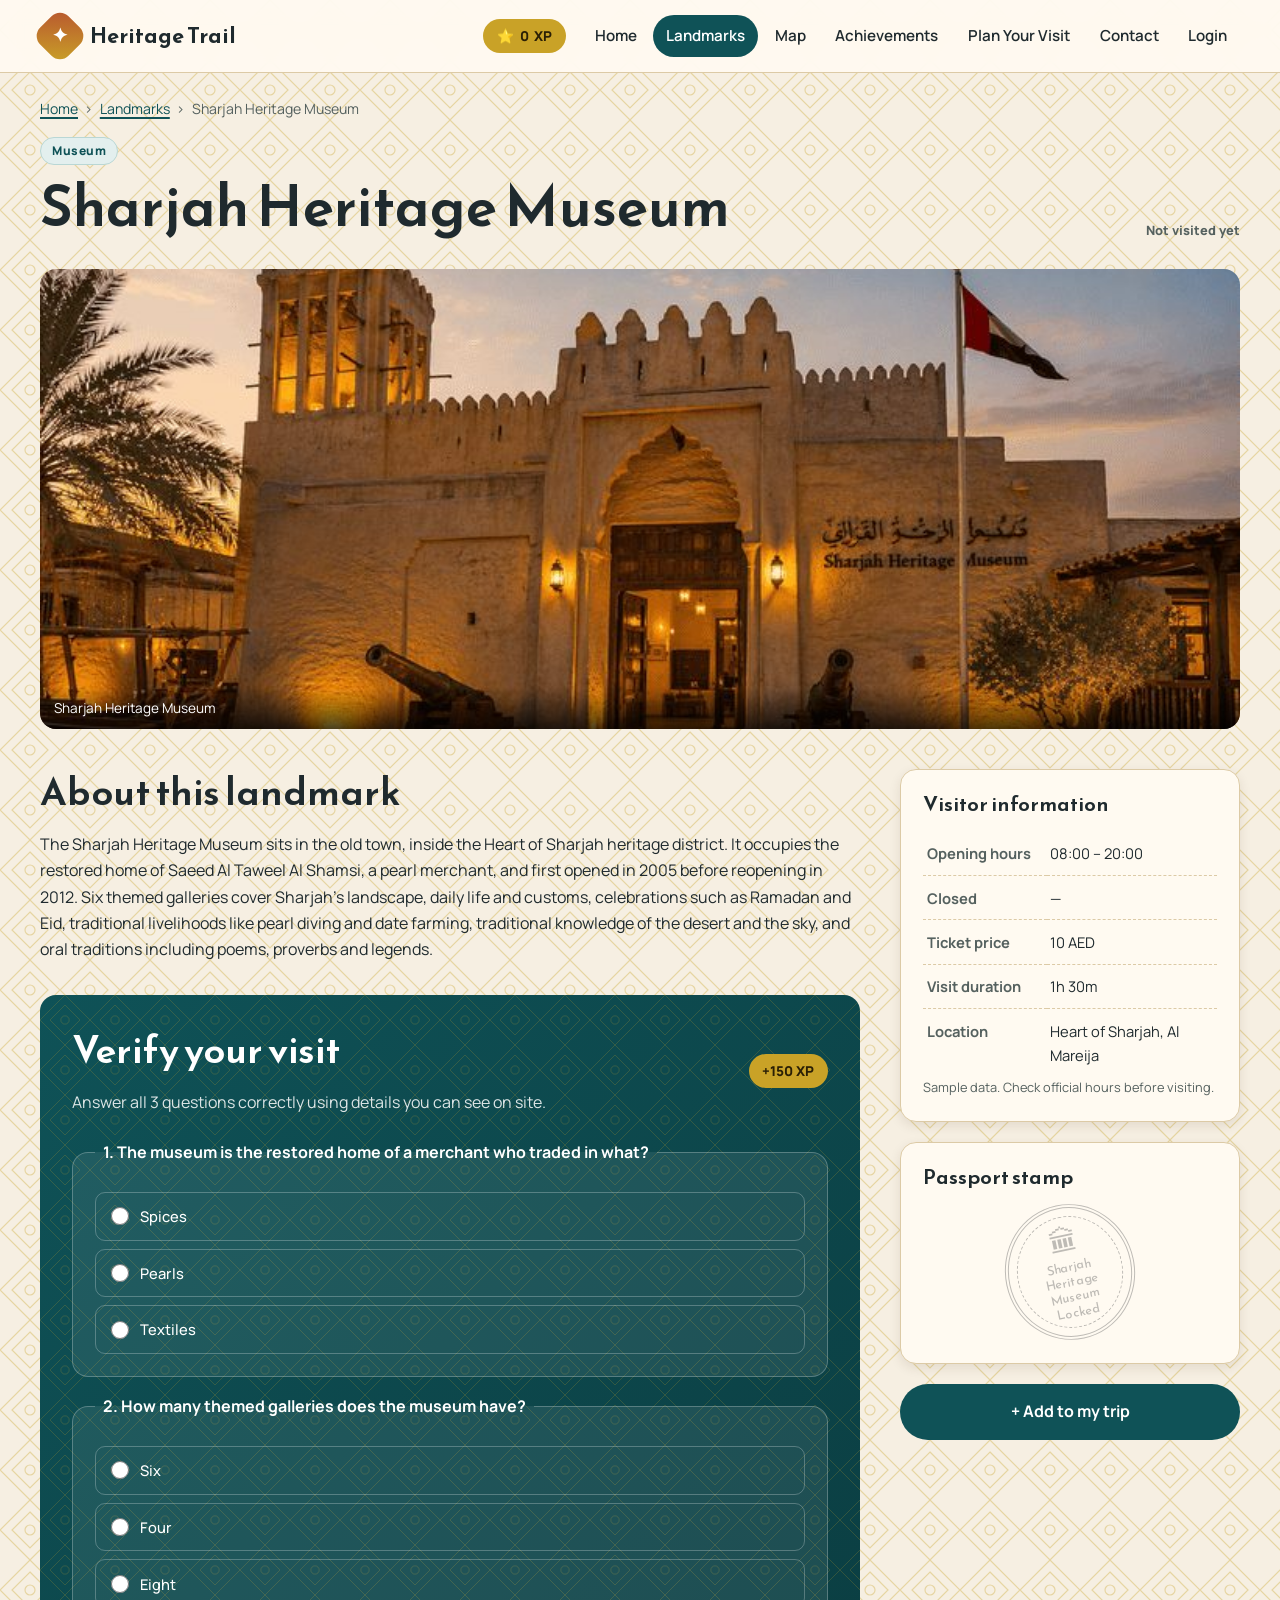
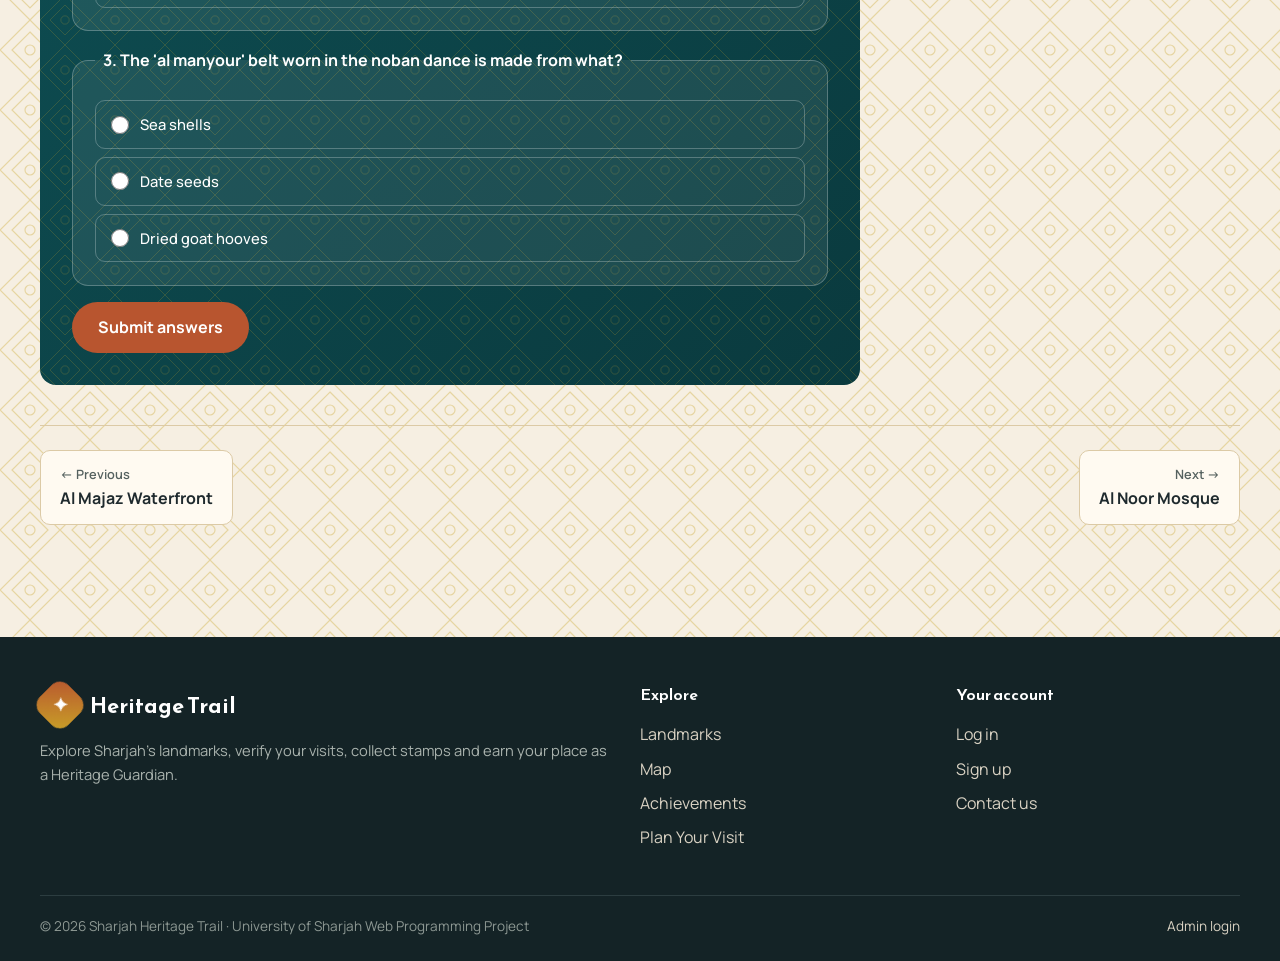
<file: landmark.html>
<!DOCTYPE html>
<html lang="en">
<head>
  <meta charset="UTF-8">
  <meta name="viewport" content="width=device-width, initial-scale=1.0">
  <meta name="description" content="Sharjah Heritage Museum: visit information and verification quiz.">
  <title>Sharjah Heritage Museum | Sharjah Heritage Trail</title>
  <link rel="preconnect" href="https://fonts.googleapis.com">
  <link rel="preconnect" href="https://fonts.gstatic.com" crossorigin>
  <link href="https://fonts.googleapis.com/css2?family=Manrope:wght@400;500;600;700;800&family=Reem+Kufi:wght@500;600;700&display=swap" rel="stylesheet">
  <link rel="stylesheet" href="css/style.css">
  <link rel="stylesheet" href="css/print.css" media="print">
</head><body>
  <header class="site-header">
    <div class="container header-inner">
      <a href="index.html" class="logo"><span class="logo-mark"><span>✦</span></span>Heritage Trail</a>
      <span class="xp-pill" id="header-xp" title="Your explorer XP">⭐ <span data-xp>300</span> XP</span>
      <input type="checkbox" id="nav-toggle" class="nav-toggle">
      <label for="nav-toggle" class="nav-toggle-label" aria-label="Open menu"><span></span></label>
      <nav class="main-nav" aria-label="Main navigation">
        <ul>
          <li><a href="index.html">Home</a></li>
          <li><a href="landmarks.html" class="active" aria-current="page">Landmarks</a></li>
          <li><a href="map.html">Map</a></li>
          <li><a href="achievements.html">Achievements</a></li>
          <li><a href="plan.html">Plan Your Visit</a></li>
          <li><a href="contact.html">Contact</a></li>
          <li><a href="login.html">Login</a></li>
        </ul>
      </nav>
    </div>
  </header>

  <main>
    <div class="container" id="landmark-detail" data-landmark-id="heritage-museum">
      <nav aria-label="Breadcrumb">
        <ol class="breadcrumb">
          <li><a href="index.html">Home</a></li>
          <li><a href="landmarks.html">Landmarks</a></li>
          <li aria-current="page" data-name>Sharjah Heritage Museum</li>
        </ol>
      </nav>

      <header class="detail-header">
        <div>
          <span class="tag" data-category="Museum">Museum</span>
          <h1 data-name>Sharjah Heritage Museum</h1>
        </div>
        <span class="status visited">✅ Visited · +150 XP earned</span>
      </header>

      <div class="gallery single">
        <figure>
          <img src="img/photos/heritage-museum.jpg" alt="Entrance of the Sharjah Heritage Museum">
          <figcaption>Sharjah Heritage Museum</figcaption>
        </figure>
      </div>

      <div class="detail-layout">
        <article class="prose clearfix">
          <h2>About this landmark</h2>
          <p>The Sharjah Heritage Museum sits in the old town, inside the Heart of Sharjah heritage district. It occupies the restored home of Saeed Al Taweel Al Shamsi, a pearl merchant, and first opened in 2005 before reopening in 2012. Six themed galleries cover Sharjah's landscape, daily life and customs, celebrations such as Ramadan and Eid, traditional livelihoods like pearl diving and date farming, traditional knowledge of the desert and the sky, and oral traditions including poems, proverbs and legends.</p>

          <section class="quiz" id="quiz" aria-labelledby="quiz-title">
            <div class="quiz-head">
              <div>
                <h2 id="quiz-title">Verify your visit</h2>
                <p>Answer all 3 questions correctly using details you can see on site.</p>
              </div>
              <span class="xp-pill">+150 XP</span>
            </div>
            <form id="quiz-form" novalidate>
              <fieldset>
                <legend>1. The museum is the restored home of a merchant who traded in what?</legend>
                <div class="quiz-options">
                  <label class="quiz-option"><input type="radio" name="q0" value="0"> Spices</label>
                  <label class="quiz-option"><input type="radio" name="q0" value="1"> Pearls</label>
                  <label class="quiz-option"><input type="radio" name="q0" value="2"> Textiles</label>
                </div>
              </fieldset>
              <fieldset>
                <legend>2. How many themed galleries does the museum have?</legend>
                <div class="quiz-options">
                  <label class="quiz-option"><input type="radio" name="q1" value="0"> Six</label>
                  <label class="quiz-option"><input type="radio" name="q1" value="1"> Four</label>
                  <label class="quiz-option"><input type="radio" name="q1" value="2"> Eight</label>
                </div>
              </fieldset>
              <fieldset>
                <legend>3. The 'al manyour' belt worn in the noban dance is made from what?</legend>
                <div class="quiz-options">
                  <label class="quiz-option"><input type="radio" name="q2" value="0"> Sea shells</label>
                  <label class="quiz-option"><input type="radio" name="q2" value="1"> Date seeds</label>
                  <label class="quiz-option"><input type="radio" name="q2" value="2"> Dried goat hooves</label>
                </div>
              </fieldset>
              <p class="quiz-result pass hidden" id="quiz-pass" role="status"><span class="icon">🎉</span>Visit verified! +150 XP and a new passport stamp.</p>
              <p class="quiz-result fail hidden" id="quiz-fail" role="alert"><span class="icon">✖</span>Not quite. Take another look around and try again.</p>
              <div class="form-actions">
                <button type="submit" class="btn btn-primary">Submit answers</button>
                <button type="reset" class="btn btn-outline hidden" id="quiz-retry" style="color:#fff">Try again</button>
              </div>
            </form>
          </section>
        </article>

        <aside class="info-panel">
          <section class="panel">
            <h3>Visitor information</h3>
            <table class="info-table">
              <caption class="visually-hidden">Visitor information</caption>
              <tbody>
                <tr><th scope="row">Opening hours</th><td data-hours>08:00 – 20:00</td></tr>
                <tr><th scope="row">Closed</th><td data-closed>—</td></tr>
                <tr><th scope="row">Ticket price</th><td data-price>10 AED</td></tr>
                <tr><th scope="row">Visit duration</th><td data-duration>1h 30m</td></tr>
                <tr><th scope="row">Location</th><td data-location>Heart of Sharjah, old town</td></tr>
              </tbody>
            </table>
            <p class="hint">Sample data. Check official hours before visiting.</p>
          </section>
          <section class="panel">
            <h3>Passport stamp</h3>
            <div class="stamp unlocked" id="detail-stamp"><span><span class="stamp-icon">🏛</span>Heritage Museum<br>Verified</span></div>
          </section>
          <a href="plan.html?add=heritage-museum" class="btn btn-teal btn-block" id="add-to-trip">+ Add to my trip</a>
        </aside>
      </div>

      <nav class="pager" aria-label="Landmark navigation">
        <a href="landmark.html?id=al-majaz" id="prev-link"><span>← Previous</span>Al Majaz Waterfront</a>
        <a href="landmark.html?id=al-noor" id="next-link"><span>Next →</span>Al Noor Mosque</a>
      </nav>
    </div>
  </main>

  <footer class="site-footer">
    <div class="container">
      <div class="footer-grid">
        <div>
          <a href="index.html" class="logo"><span class="logo-mark"><span>✦</span></span>Heritage Trail</a>
          <p>Explore Sharjah's landmarks, verify your visits, collect stamps and earn your place as a Heritage Guardian.</p>
        </div>
        <div>
          <h4>Explore</h4>
          <ul class="footer-links">
            <li><a href="landmarks.html">Landmarks</a></li>
            <li><a href="map.html">Map</a></li>
            <li><a href="achievements.html">Achievements</a></li>
            <li><a href="plan.html">Plan Your Visit</a></li>
          </ul>
        </div>
        <div>
          <h4>Your account</h4>
          <ul class="footer-links">
            <li><a href="login.html">Log in</a></li>
            <li><a href="login.html?signup">Sign up</a></li>
            <li><a href="contact.html">Contact us</a></li>
          </ul>
        </div>
      </div>
      <div class="footer-bottom">
        <span>&copy; 2026 Sharjah Heritage Trail &middot; University of Sharjah Web Programming Project</span>
        <a href="login.html?admin">Admin login</a>
      </div>
    </div>
  </footer>

  <div class="toast-container" id="toasts" aria-live="polite"></div>
  <script src="js/data.js"></script>
  <script src="js/core.js"></script>
  <script src="js/landmark.js"></script>
</body>
</html>
</file>
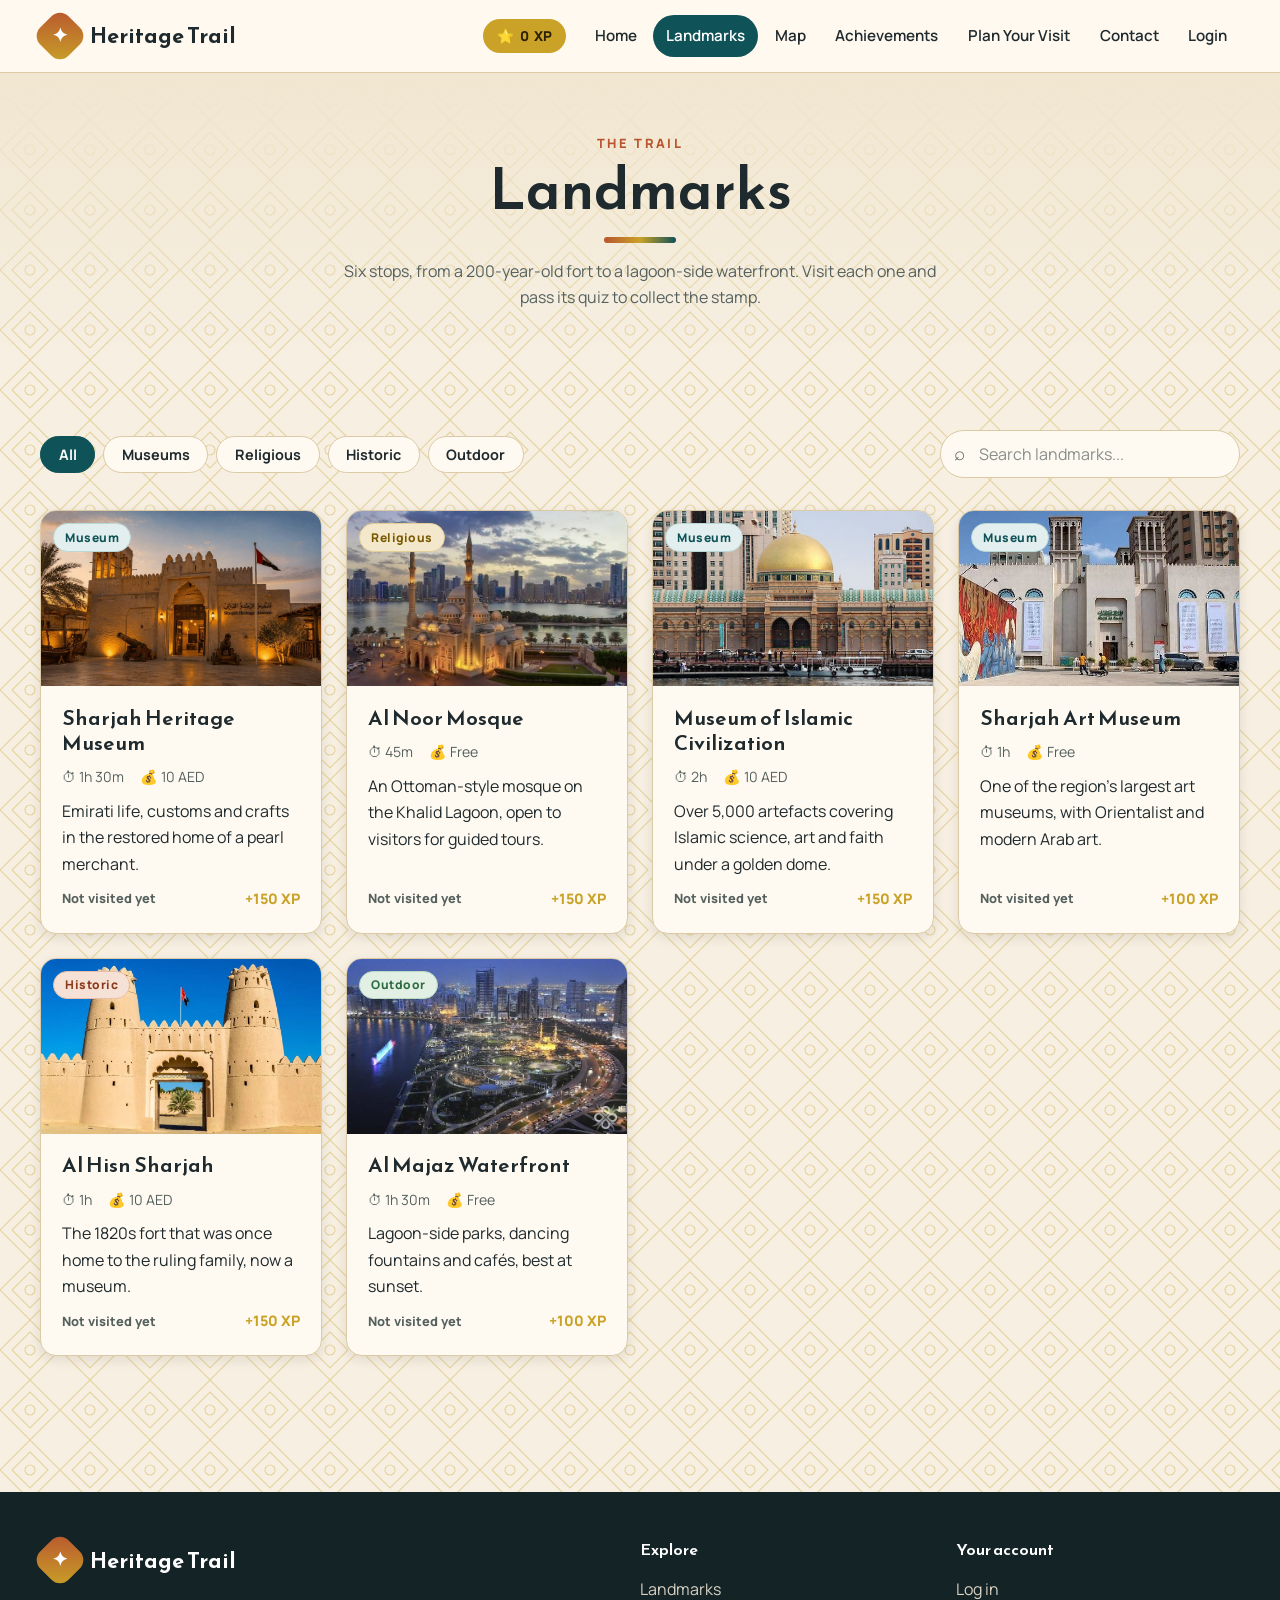
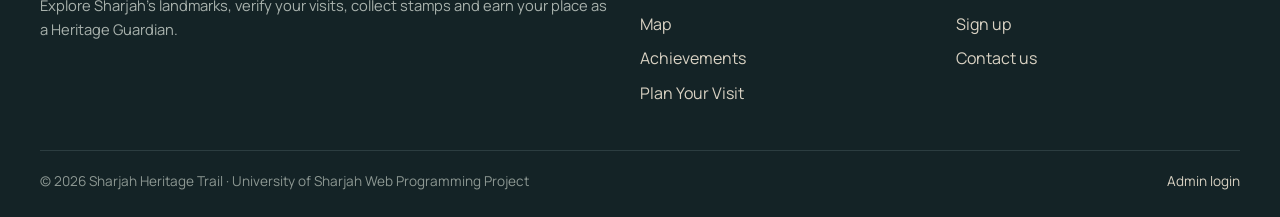
<file: landmarks.html>
<!DOCTYPE html>
<html lang="en">
<head>
  <meta charset="UTF-8">
  <meta name="viewport" content="width=device-width, initial-scale=1.0">
  <meta name="description" content="Browse every landmark on the Sharjah Heritage Trail.">
  <title>Landmarks | Sharjah Heritage Trail</title>
  <link rel="preconnect" href="https://fonts.googleapis.com">
  <link rel="preconnect" href="https://fonts.gstatic.com" crossorigin>
  <link href="https://fonts.googleapis.com/css2?family=Manrope:wght@400;500;600;700;800&family=Reem+Kufi:wght@500;600;700&display=swap" rel="stylesheet">
  <link rel="stylesheet" href="css/style.css">
  <link rel="stylesheet" href="css/print.css" media="print">
</head><body>
  <header class="site-header">
    <div class="container header-inner">
      <a href="index.html" class="logo"><span class="logo-mark"><span>✦</span></span>Heritage Trail</a>
      <span class="xp-pill" id="header-xp" title="Your explorer XP">⭐ <span data-xp>300</span> XP</span>
      <input type="checkbox" id="nav-toggle" class="nav-toggle">
      <label for="nav-toggle" class="nav-toggle-label" aria-label="Open menu"><span></span></label>
      <nav class="main-nav" aria-label="Main navigation">
        <ul>
          <li><a href="index.html">Home</a></li>
          <li><a href="landmarks.html" class="active" aria-current="page">Landmarks</a></li>
          <li><a href="map.html">Map</a></li>
          <li><a href="achievements.html">Achievements</a></li>
          <li><a href="plan.html">Plan Your Visit</a></li>
          <li><a href="contact.html">Contact</a></li>
          <li><a href="login.html">Login</a></li>
        </ul>
      </nav>
    </div>
  </header>

  <main>
    <section class="page-hero">
      <div class="container">
        <span class="eyebrow">The trail</span>
        <h1>Landmarks</h1>
        <p>Six stops, from a 200-year-old fort to a lagoon-side waterfront. Visit each one and pass its quiz to collect the stamp.</p>
      </div>
    </section>

    <section class="section">
      <div class="container">
        <div class="toolbar">
          <div class="filter-group" role="group" aria-label="Filter by category">
            <button type="button" class="filter-btn active" data-filter="All">All</button>
            <button type="button" class="filter-btn" data-filter="Museum">Museums</button>
            <button type="button" class="filter-btn" data-filter="Religious">Religious</button>
            <button type="button" class="filter-btn" data-filter="Historic">Historic</button>
            <button type="button" class="filter-btn" data-filter="Outdoor">Outdoor</button>
          </div>
          <div class="search-box">
            <label for="landmark-search" class="visually-hidden">Search landmarks</label>
            <input type="search" id="landmark-search" placeholder="Search landmarks...">
          </div>
        </div>
        <div class="card-grid" id="landmark-grid">
          <article class="landmark-card visited" data-landmark-id="heritage-museum" data-category="Museum">
            <div class="card-media">
              <span class="tag" data-category="Museum">Museum</span>
              <img src="img/photos/heritage-museum.jpg" alt="Sharjah Heritage Museum" loading="lazy">
            </div>
            <div class="card-body">
              <h3><a href="landmark.html?id=heritage-museum">Sharjah Heritage Museum</a></h3>
              <p class="card-meta"><span>⏱ 1h 30m</span><span>💰 10 AED</span></p>
              <p>Traditional Emirati life, crafts and customs inside a restored family house.</p>
              <div class="card-footer">
                <span class="status visited">✅ Visited</span>
                <span class="card-xp">+150 XP</span>
              </div>
            </div>
          </article>
          <article class="landmark-card visited" data-landmark-id="al-noor" data-category="Religious">
            <div class="card-media">
              <span class="tag" data-category="Religious">Religious</span>
              <img src="img/photos/al-noor.jpg" alt="Al Noor Mosque" loading="lazy">
            </div>
            <div class="card-body">
              <h3><a href="landmark.html?id=al-noor">Al Noor Mosque</a></h3>
              <p class="card-meta"><span>⏱ 45m</span><span>💰 Free</span></p>
              <p>An Ottoman-style mosque on the Khalid Lagoon, open to visitors for guided tours.</p>
              <div class="card-footer">
                <span class="status visited">✅ Visited</span>
                <span class="card-xp">+150 XP</span>
              </div>
            </div>
          </article>
          <article class="landmark-card" data-landmark-id="islamic-civilization" data-category="Museum">
            <div class="card-media">
              <span class="tag" data-category="Museum">Museum</span>
              <img src="img/photos/islamic-civilization.jpg" alt="Museum of Islamic Civilization" loading="lazy">
            </div>
            <div class="card-body">
              <h3><a href="landmark.html?id=islamic-civilization">Museum of Islamic Civilization</a></h3>
              <p class="card-meta"><span>⏱ 2h</span><span>💰 10 AED</span></p>
              <p>Over 5,000 artefacts covering Islamic science, art and faith under a golden dome.</p>
              <div class="card-footer">
                <span class="status">Not visited yet</span>
                <span class="card-xp">+150 XP</span>
              </div>
            </div>
          </article>
          <article class="landmark-card" data-landmark-id="art-museum" data-category="Museum">
            <div class="card-media">
              <span class="tag" data-category="Museum">Museum</span>
              <img src="img/photos/art-museum.jpg" alt="Sharjah Art Museum" loading="lazy">
            </div>
            <div class="card-body">
              <h3><a href="landmark.html?id=art-museum">Sharjah Art Museum</a></h3>
              <p class="card-meta"><span>⏱ 1h</span><span>💰 Free</span></p>
              <p>The region's largest art museum, with Orientalist works and modern Arab art.</p>
              <div class="card-footer">
                <span class="status">Not visited yet</span>
                <span class="card-xp">+100 XP</span>
              </div>
            </div>
          </article>
          <article class="landmark-card" data-landmark-id="al-hisn" data-category="Historic">
            <div class="card-media">
              <span class="tag" data-category="Historic">Historic</span>
              <img src="img/photos/al-hisn.jpg" alt="Al Hisn Sharjah" loading="lazy">
            </div>
            <div class="card-body">
              <h3><a href="landmark.html?id=al-hisn">Al Hisn Sharjah</a></h3>
              <p class="card-meta"><span>⏱ 1h</span><span>💰 10 AED</span></p>
              <p>The 1820s fort that was once home to the ruling family, now a museum.</p>
              <div class="card-footer">
                <span class="status">Not visited yet</span>
                <span class="card-xp">+150 XP</span>
              </div>
            </div>
          </article>
          <article class="landmark-card" data-landmark-id="al-majaz" data-category="Outdoor">
            <div class="card-media">
              <span class="tag" data-category="Outdoor">Outdoor</span>
              <img src="img/photos/al-majaz.jpg" alt="Al Majaz Waterfront" loading="lazy">
            </div>
            <div class="card-body">
              <h3><a href="landmark.html?id=al-majaz">Al Majaz Waterfront</a></h3>
              <p class="card-meta"><span>⏱ 1h 30m</span><span>💰 Free</span></p>
              <p>Lagoon-side parks, dancing fountains and cafés — best at sunset.</p>
              <div class="card-footer">
                <span class="status">Not visited yet</span>
                <span class="card-xp">+100 XP</span>
              </div>
            </div>
          </article>
        </div>
        <p class="empty-state hidden" id="no-results">No landmarks match your search. Try another name or category.</p>
      </div>
    </section>
  </main>

  <footer class="site-footer">
    <div class="container">
      <div class="footer-grid">
        <div>
          <a href="index.html" class="logo"><span class="logo-mark"><span>✦</span></span>Heritage Trail</a>
          <p>Explore Sharjah's landmarks, verify your visits, collect stamps and earn your place as a Heritage Guardian.</p>
        </div>
        <div>
          <h4>Explore</h4>
          <ul class="footer-links">
            <li><a href="landmarks.html">Landmarks</a></li>
            <li><a href="map.html">Map</a></li>
            <li><a href="achievements.html">Achievements</a></li>
            <li><a href="plan.html">Plan Your Visit</a></li>
          </ul>
        </div>
        <div>
          <h4>Your account</h4>
          <ul class="footer-links">
            <li><a href="login.html">Log in</a></li>
            <li><a href="login.html?signup">Sign up</a></li>
            <li><a href="contact.html">Contact us</a></li>
          </ul>
        </div>
      </div>
      <div class="footer-bottom">
        <span>&copy; 2026 Sharjah Heritage Trail &middot; University of Sharjah Web Programming Project</span>
        <a href="login.html?admin">Admin login</a>
      </div>
    </div>
  </footer>

  <div class="toast-container" id="toasts" aria-live="polite"></div>
  <script src="js/data.js"></script>
  <script src="js/core.js"></script>
  <script src="js/landmarks.js"></script>
</body>
</html>
</file>
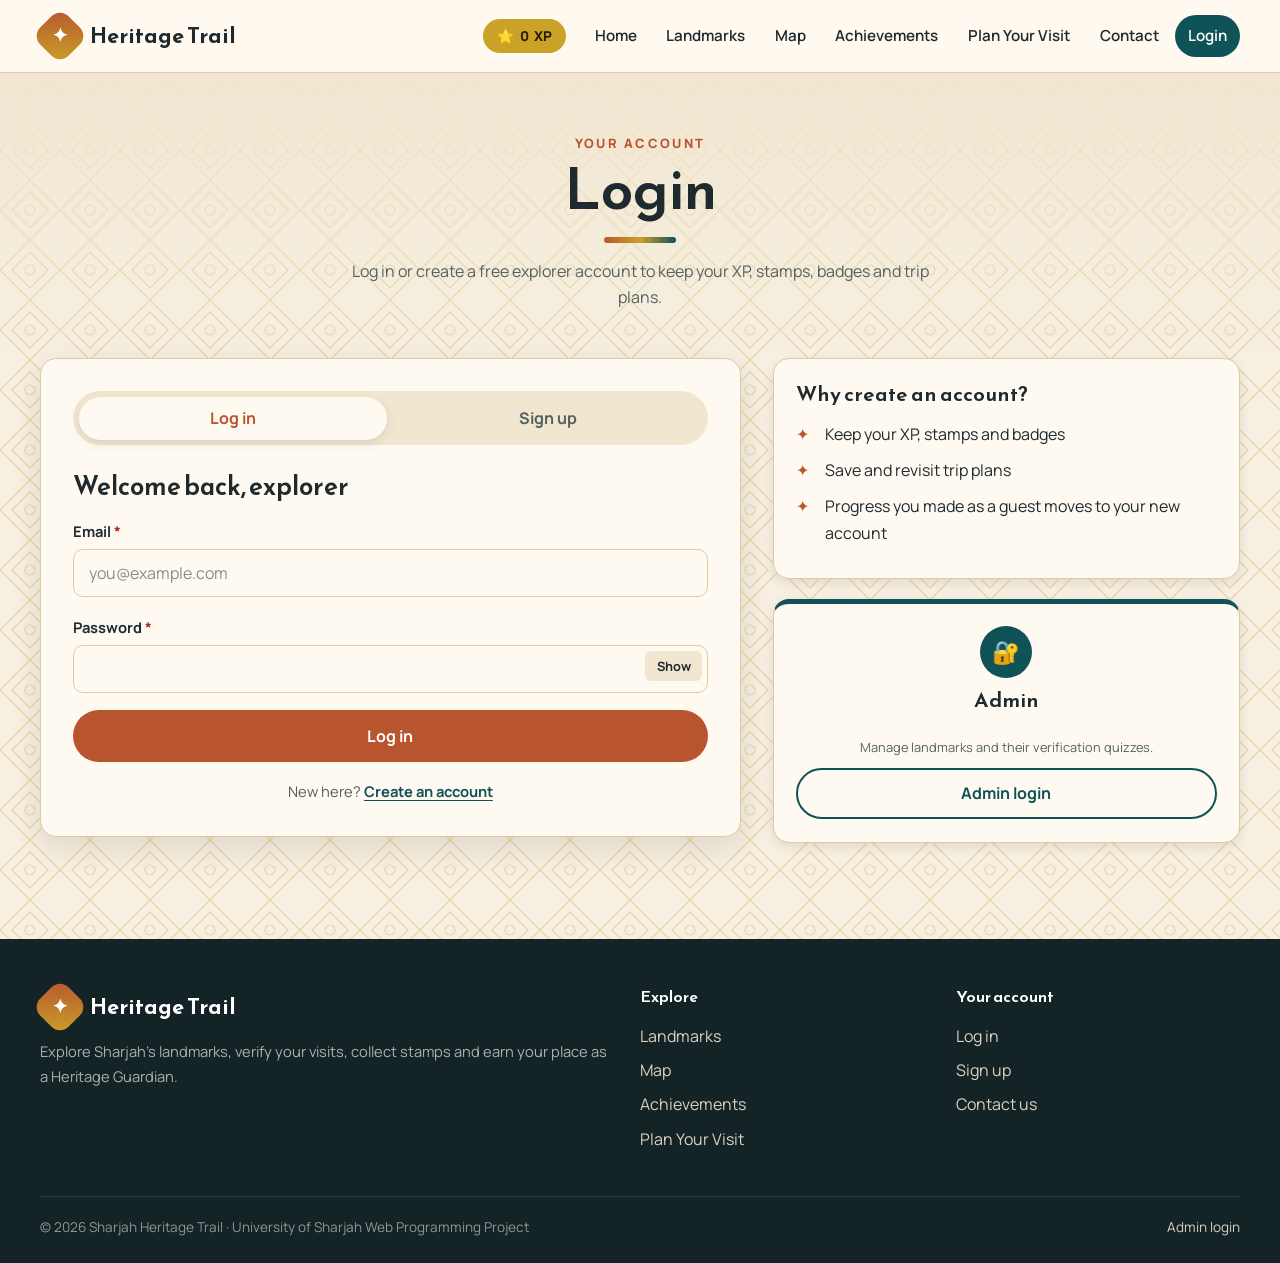
<file: login.html>
<!DOCTYPE html>
<html lang="en">
<head>
  <meta charset="UTF-8">
  <meta name="viewport" content="width=device-width, initial-scale=1.0">
  <meta name="description" content="Log in or create an explorer account, or sign in as an admin.">
  <title>Login | Sharjah Heritage Trail</title>
  <link rel="preconnect" href="https://fonts.googleapis.com">
  <link rel="preconnect" href="https://fonts.gstatic.com" crossorigin>
  <link href="https://fonts.googleapis.com/css2?family=Manrope:wght@400;500;600;700;800&family=Reem+Kufi:wght@500;600;700&display=swap" rel="stylesheet">
  <link rel="stylesheet" href="css/style.css">
  <link rel="stylesheet" href="css/print.css" media="print">
</head><body>
  <header class="site-header">
    <div class="container header-inner">
      <a href="index.html" class="logo"><span class="logo-mark"><span>✦</span></span>Heritage Trail</a>
      <span class="xp-pill" id="header-xp" title="Your explorer XP">⭐ <span data-xp>300</span> XP</span>
      <input type="checkbox" id="nav-toggle" class="nav-toggle">
      <label for="nav-toggle" class="nav-toggle-label" aria-label="Open menu"><span></span></label>
      <nav class="main-nav" aria-label="Main navigation">
        <ul>
          <li><a href="index.html">Home</a></li>
          <li><a href="landmarks.html">Landmarks</a></li>
          <li><a href="map.html">Map</a></li>
          <li><a href="achievements.html">Achievements</a></li>
          <li><a href="plan.html">Plan Your Visit</a></li>
          <li><a href="contact.html">Contact</a></li>
          <li><a href="login.html" class="active" aria-current="page">Login</a></li>
        </ul>
      </nav>
    </div>
  </header>

  <main>
    <section class="page-hero">
      <div class="container">
        <span class="eyebrow">Your account</span>
        <h1>Login</h1>
        <p>Log in or create a free explorer account to keep your XP, stamps, badges and trip plans.</p>
      </div>
    </section>

    <section class="container auth-layout">
      <div class="auth-main">
        <div class="panel auth-card hidden" id="account-panel">
          <div class="account-head">
            <img src="img/avatar.svg" alt="" class="avatar">
            <div>
              <span class="eyebrow">Signed in</span>
              <h2>Welcome, <span data-account-name>Explorer</span></h2>
              <p class="hint" data-account-email></p>
            </div>
          </div>
          <div class="stats-row">
            <div class="stat-box"><strong data-account-xp>0</strong><span>XP</span></div>
            <div class="stat-box"><strong data-account-stamps>0</strong><span>Stamps</span></div>
            <div class="stat-box"><strong data-account-badges>0</strong><span>Badges</span></div>
          </div>
          <div class="form-actions">
            <a href="achievements.html" class="btn btn-teal">My achievements</a>
            <a href="plan.html" class="btn btn-outline">Plan a visit</a>
            <button type="button" class="btn btn-danger" id="user-logout">Log out</button>
          </div>
        </div>

        <div class="panel auth-card" id="user-auth">
          <div class="tabs" role="tablist" aria-label="Account">
            <button type="button" role="tab" class="tab active" id="tab-login" aria-selected="true" aria-controls="user-login-form">Log in</button>
            <button type="button" role="tab" class="tab" id="tab-signup" aria-selected="false" aria-controls="signup-form">Sign up</button>
          </div>

          <form id="user-login-form" class="auth-form" role="tabpanel" aria-labelledby="tab-login" novalidate>
            <h2>Welcome back, explorer</h2>
            <div class="field">
              <label for="login-email" class="required">Email</label>
              <input type="email" id="login-email" name="email" autocomplete="email" placeholder="you@example.com" required>
              <span class="field-error">Enter your email.</span>
            </div>
            <div class="field">
              <label for="login-password" class="required">Password</label>
              <div class="password-wrap">
                <input type="password" id="login-password" name="password" autocomplete="current-password" required>
                <button type="button" class="password-toggle" data-toggle-password="login-password" aria-label="Show password">Show</button>
              </div>
              <span class="field-error">Enter your password.</span>
            </div>
            <p class="alert alert-error hidden" id="user-login-error" role="alert">Incorrect email or password.</p>
            <button type="submit" class="btn btn-primary btn-block">Log in</button>
            <p class="auth-switch">New here? <button type="button" class="link-btn" data-show-tab="signup">Create an account</button></p>
          </form>

          <form id="signup-form" class="auth-form hidden" role="tabpanel" aria-labelledby="tab-signup" novalidate>
            <h2>Create your explorer account</h2>
            <div class="field">
              <label for="signup-name" class="required">Full name</label>
              <input type="text" id="signup-name" name="name" autocomplete="name" minlength="3" maxlength="30" pattern="[A-Za-z ]{3,30}" required>
              <span class="field-error">Use 3–30 letters and spaces.</span>
            </div>
            <div class="field">
              <label for="signup-email" class="required">Email</label>
              <input type="email" id="signup-email" name="email" autocomplete="email" placeholder="you@example.com" required>
              <span class="field-error">Enter a valid email address.</span>
            </div>
            <div class="field">
              <label for="signup-password" class="required">Password</label>
              <div class="password-wrap">
                <input type="password" id="signup-password" name="password" autocomplete="new-password" minlength="8" required aria-describedby="password-rules">
                <button type="button" class="password-toggle" data-toggle-password="signup-password" aria-label="Show password">Show</button>
              </div>
              <span class="hint" id="password-rules">At least 8 characters, with a letter and a number.</span>
              <span class="field-error">Use at least 8 characters, with a letter and a number.</span>
            </div>
            <div class="field">
              <label for="signup-confirm" class="required">Confirm password</label>
              <input type="password" id="signup-confirm" name="confirm" autocomplete="new-password" required>
              <span class="field-error">Passwords don't match.</span>
            </div>
            <label class="check-row"><input type="checkbox" id="signup-terms" required> I understand my progress is saved in this browser.</label>
            <p class="field-error" id="terms-error">Please tick the box to continue.</p>
            <button type="submit" class="btn btn-primary btn-block">Create account</button>
            <p class="auth-switch">Already have an account? <button type="button" class="link-btn" data-show-tab="login">Log in</button></p>
          </form>
        </div>

        <form class="panel auth-card auth-form hidden" id="admin-login-form" novalidate>
          <button type="button" class="link-btn back-link" id="admin-back">← Back to explorer login</button>
          <div class="lock" aria-hidden="true">🔐</div>
          <h2 style="text-align:center">Admin Login</h2>
          <p class="hint" style="text-align:center">Sign in to manage landmarks and quizzes.</p>
          <div class="field">
            <label for="admin-user" class="required">Username</label>
            <input type="text" id="admin-user" name="username" autocomplete="username" required>
            <span class="field-error">Enter your username.</span>
          </div>
          <div class="field">
            <label for="admin-pass" class="required">Password</label>
            <div class="password-wrap">
              <input type="password" id="admin-pass" name="password" autocomplete="current-password" required>
              <button type="button" class="password-toggle" data-toggle-password="admin-pass" aria-label="Show password">Show</button>
            </div>
            <span class="field-error">Enter your password.</span>
          </div>
          <p class="alert alert-error hidden" id="admin-login-error" role="alert">Incorrect username or password.</p>
          <button type="submit" class="btn btn-teal btn-block">Admin Login</button>
        </form>
      </div>

      <aside class="auth-side">
        <section class="panel">
          <h3>Why create an account?</h3>
          <ul class="check-list">
            <li>Keep your XP, stamps and badges</li>
            <li>Save and revisit trip plans</li>
            <li>Progress you made as a guest moves to your new account</li>
          </ul>
        </section>
        <section class="panel admin-card">
          <div class="admin-card-icon" aria-hidden="true">🔐</div>
          <h3>Admin</h3>
          <p class="hint" data-admin-text>Manage landmarks and their verification quizzes.</p>
          <button type="button" class="btn btn-outline btn-block" id="show-admin">Admin login</button>
        </section>
      </aside>
    </section>
  </main>

  <footer class="site-footer">
    <div class="container">
      <div class="footer-grid">
        <div>
          <a href="index.html" class="logo"><span class="logo-mark"><span>✦</span></span>Heritage Trail</a>
          <p>Explore Sharjah's landmarks, verify your visits, collect stamps and earn your place as a Heritage Guardian.</p>
        </div>
        <div>
          <h4>Explore</h4>
          <ul class="footer-links">
            <li><a href="landmarks.html">Landmarks</a></li>
            <li><a href="map.html">Map</a></li>
            <li><a href="achievements.html">Achievements</a></li>
            <li><a href="plan.html">Plan Your Visit</a></li>
          </ul>
        </div>
        <div>
          <h4>Your account</h4>
          <ul class="footer-links">
            <li><a href="login.html">Log in</a></li>
            <li><a href="login.html?signup">Sign up</a></li>
            <li><a href="contact.html">Contact us</a></li>
          </ul>
        </div>
      </div>
      <div class="footer-bottom">
        <span>&copy; 2026 Sharjah Heritage Trail &middot; University of Sharjah Web Programming Project</span>
        <a href="login.html?admin">Admin login</a>
      </div>
    </div>
  </footer>

  <div class="toast-container" id="toasts" aria-live="polite"></div>
  <script src="js/data.js"></script>
  <script src="js/core.js"></script>
  <script src="js/login.js"></script>
</body>
</html>
</file>
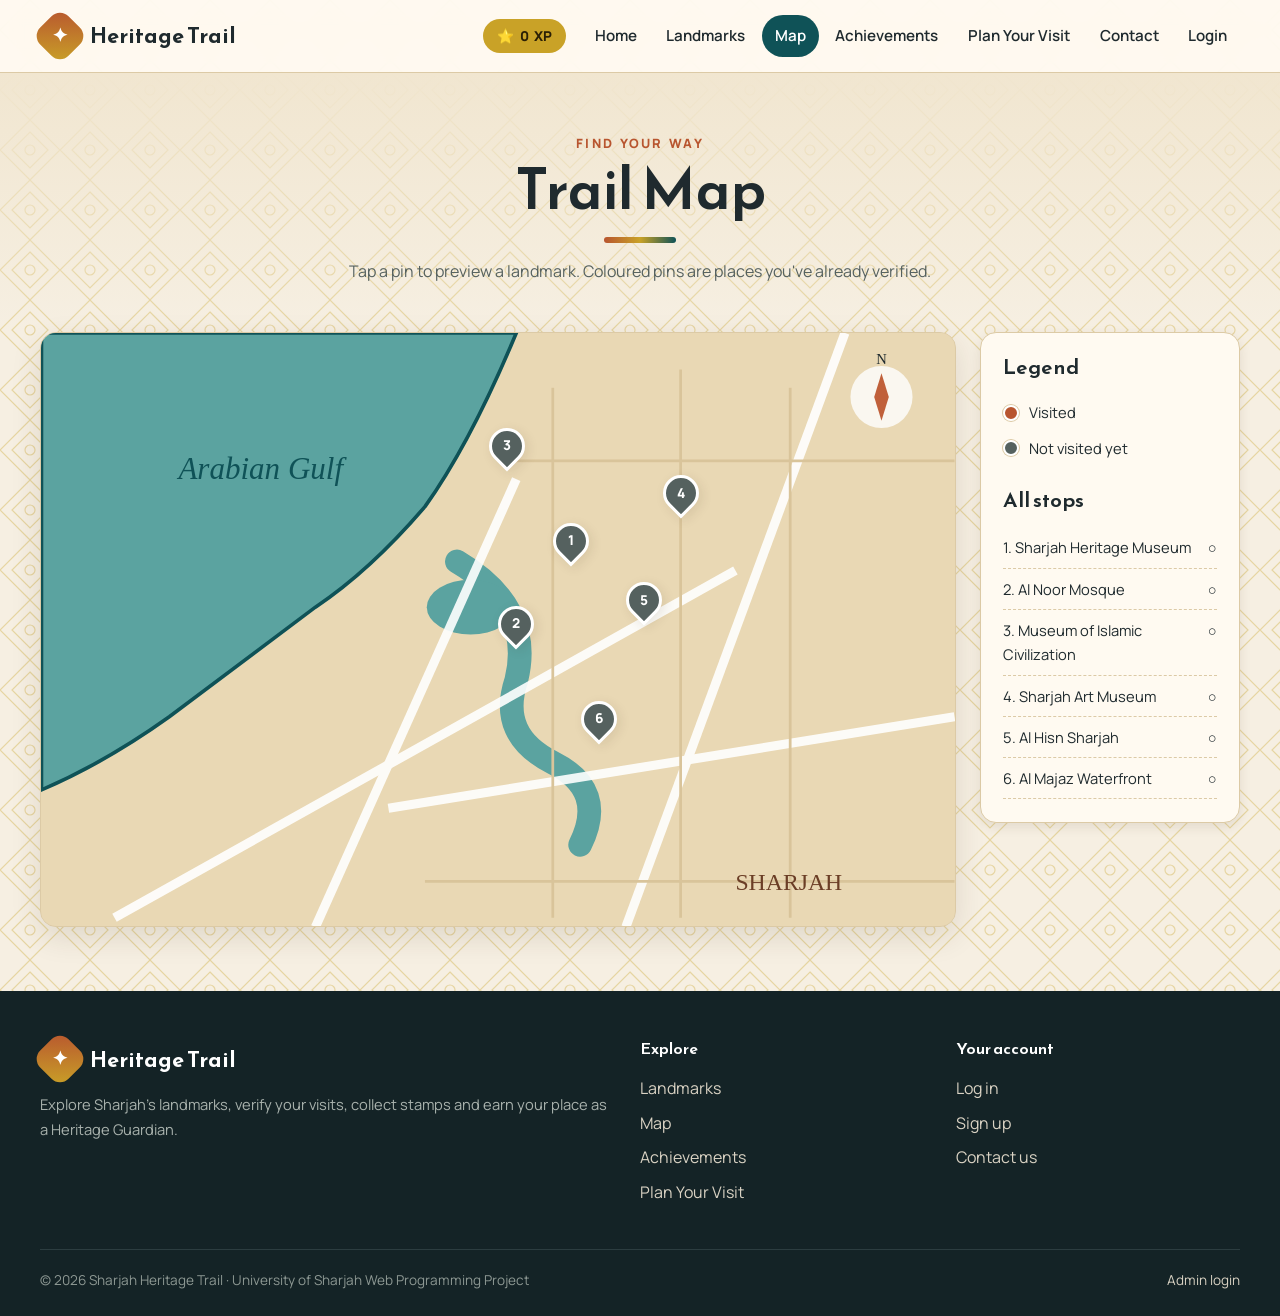
<file: map.html>
<!DOCTYPE html>
<html lang="en">
<head>
  <meta charset="UTF-8">
  <meta name="viewport" content="width=device-width, initial-scale=1.0">
  <meta name="description" content="Interactive map of every landmark on the Sharjah Heritage Trail.">
  <title>Map | Sharjah Heritage Trail</title>
  <link rel="preconnect" href="https://fonts.googleapis.com">
  <link rel="preconnect" href="https://fonts.gstatic.com" crossorigin>
  <link href="https://fonts.googleapis.com/css2?family=Manrope:wght@400;500;600;700;800&family=Reem+Kufi:wght@500;600;700&display=swap" rel="stylesheet">
  <link rel="stylesheet" href="css/style.css">
  <link rel="stylesheet" href="css/print.css" media="print">
</head><body>
  <header class="site-header">
    <div class="container header-inner">
      <a href="index.html" class="logo"><span class="logo-mark"><span>✦</span></span>Heritage Trail</a>
      <span class="xp-pill" id="header-xp" title="Your explorer XP">⭐ <span data-xp>300</span> XP</span>
      <input type="checkbox" id="nav-toggle" class="nav-toggle">
      <label for="nav-toggle" class="nav-toggle-label" aria-label="Open menu"><span></span></label>
      <nav class="main-nav" aria-label="Main navigation">
        <ul>
          <li><a href="index.html">Home</a></li>
          <li><a href="landmarks.html">Landmarks</a></li>
          <li><a href="map.html" class="active" aria-current="page">Map</a></li>
          <li><a href="achievements.html">Achievements</a></li>
          <li><a href="plan.html">Plan Your Visit</a></li>
          <li><a href="contact.html">Contact</a></li>
          <li><a href="login.html">Login</a></li>
        </ul>
      </nav>
    </div>
  </header>

  <main>
    <section class="page-hero">
      <div class="container">
        <span class="eyebrow">Find your way</span>
        <h1>Trail Map</h1>
        <p>Tap a pin to preview a landmark. Coloured pins are places you've already verified.</p>
      </div>
    </section>

    <section class="container map-wrap">
      <div class="map" id="map">
        <img src="img/map.svg" alt="Illustrated map of Sharjah's coastline and city centre">
          <a href="#popup-heritage-museum" class="pin visited" style="--x: 58%; --y: 38%" data-landmark-id="heritage-museum" aria-label="Sharjah Heritage Museum"><span>1</span></a>
          <a href="#popup-al-noor" class="pin visited" style="--x: 52%; --y: 52%" data-landmark-id="al-noor" aria-label="Al Noor Mosque"><span>2</span></a>
          <a href="#popup-islamic-civilization" class="pin" style="--x: 51%; --y: 22%" data-landmark-id="islamic-civilization" aria-label="Museum of Islamic Civilization"><span>3</span></a>
          <a href="#popup-art-museum" class="pin" style="--x: 70%; --y: 30%" data-landmark-id="art-museum" aria-label="Sharjah Art Museum"><span>4</span></a>
          <a href="#popup-al-hisn" class="pin" style="--x: 66%; --y: 48%" data-landmark-id="al-hisn" aria-label="Al Hisn Sharjah"><span>5</span></a>
          <a href="#popup-al-majaz" class="pin" style="--x: 61%; --y: 68%" data-landmark-id="al-majaz" aria-label="Al Majaz Waterfront"><span>6</span></a>
          <div class="map-popup" id="popup-heritage-museum" role="dialog" aria-label="Sharjah Heritage Museum">
            <a href="#map" class="popup-close" aria-label="Close">✕</a>
            <img src="img/photos/heritage-museum.jpg" alt="Sharjah Heritage Museum">
            <div class="popup-body">
              <span class="tag" data-category="Museum">Museum</span>
              <h3>Sharjah Heritage Museum</h3>
              <p>Traditional Emirati life, crafts and customs inside a restored family house.</p>
              <span class="status visited">✅ Visited</span>
              <a href="landmark.html?id=heritage-museum" class="btn btn-primary btn-sm">View landmark</a>
            </div>
          </div>
          <div class="map-popup" id="popup-al-noor" role="dialog" aria-label="Al Noor Mosque">
            <a href="#map" class="popup-close" aria-label="Close">✕</a>
            <img src="img/photos/al-noor.jpg" alt="Al Noor Mosque">
            <div class="popup-body">
              <span class="tag" data-category="Religious">Religious</span>
              <h3>Al Noor Mosque</h3>
              <p>An Ottoman-style mosque on the Khalid Lagoon, open to visitors for guided tours.</p>
              <span class="status visited">✅ Visited</span>
              <a href="landmark.html?id=al-noor" class="btn btn-primary btn-sm">View landmark</a>
            </div>
          </div>
          <div class="map-popup" id="popup-islamic-civilization" role="dialog" aria-label="Museum of Islamic Civilization">
            <a href="#map" class="popup-close" aria-label="Close">✕</a>
            <img src="img/photos/islamic-civilization.jpg" alt="Museum of Islamic Civilization">
            <div class="popup-body">
              <span class="tag" data-category="Museum">Museum</span>
              <h3>Museum of Islamic Civilization</h3>
              <p>Over 5,000 artefacts covering Islamic science, art and faith under a golden dome.</p>
              <span class="status">Not visited yet</span>
              <a href="landmark.html?id=islamic-civilization" class="btn btn-primary btn-sm">View landmark</a>
            </div>
          </div>
          <div class="map-popup" id="popup-art-museum" role="dialog" aria-label="Sharjah Art Museum">
            <a href="#map" class="popup-close" aria-label="Close">✕</a>
            <img src="img/photos/art-museum.jpg" alt="Sharjah Art Museum">
            <div class="popup-body">
              <span class="tag" data-category="Museum">Museum</span>
              <h3>Sharjah Art Museum</h3>
              <p>The region's largest art museum, with Orientalist works and modern Arab art.</p>
              <span class="status">Not visited yet</span>
              <a href="landmark.html?id=art-museum" class="btn btn-primary btn-sm">View landmark</a>
            </div>
          </div>
          <div class="map-popup" id="popup-al-hisn" role="dialog" aria-label="Al Hisn Sharjah">
            <a href="#map" class="popup-close" aria-label="Close">✕</a>
            <img src="img/photos/al-hisn.jpg" alt="Al Hisn Sharjah">
            <div class="popup-body">
              <span class="tag" data-category="Historic">Historic</span>
              <h3>Al Hisn Sharjah</h3>
              <p>The 1820s fort that was once home to the ruling family, now a museum.</p>
              <span class="status">Not visited yet</span>
              <a href="landmark.html?id=al-hisn" class="btn btn-primary btn-sm">View landmark</a>
            </div>
          </div>
          <div class="map-popup" id="popup-al-majaz" role="dialog" aria-label="Al Majaz Waterfront">
            <a href="#map" class="popup-close" aria-label="Close">✕</a>
            <img src="img/photos/al-majaz.jpg" alt="Al Majaz Waterfront">
            <div class="popup-body">
              <span class="tag" data-category="Outdoor">Outdoor</span>
              <h3>Al Majaz Waterfront</h3>
              <p>Lagoon-side parks, dancing fountains and cafés — best at sunset.</p>
              <span class="status">Not visited yet</span>
              <a href="landmark.html?id=al-majaz" class="btn btn-primary btn-sm">View landmark</a>
            </div>
          </div>
      </div>
      <aside class="panel">
        <h3>Legend</h3>
        <ul class="legend">
          <li><span class="legend-dot visited"></span>Visited</li>
          <li><span class="legend-dot unvisited"></span>Not visited yet</li>
        </ul>
        <h3 style="margin-top:1.4rem">All stops</h3>
        <ul class="map-list">
              <li><a href="#popup-heritage-museum"><span>1. Sharjah Heritage Museum</span><span>✅</span></a></li>
              <li><a href="#popup-al-noor"><span>2. Al Noor Mosque</span><span>✅</span></a></li>
              <li><a href="#popup-islamic-civilization"><span>3. Museum of Islamic Civilization</span><span>○</span></a></li>
              <li><a href="#popup-art-museum"><span>4. Sharjah Art Museum</span><span>○</span></a></li>
              <li><a href="#popup-al-hisn"><span>5. Al Hisn Sharjah</span><span>○</span></a></li>
              <li><a href="#popup-al-majaz"><span>6. Al Majaz Waterfront</span><span>○</span></a></li>
        </ul>
      </aside>
    </section>
  </main>

  <footer class="site-footer">
    <div class="container">
      <div class="footer-grid">
        <div>
          <a href="index.html" class="logo"><span class="logo-mark"><span>✦</span></span>Heritage Trail</a>
          <p>Explore Sharjah's landmarks, verify your visits, collect stamps and earn your place as a Heritage Guardian.</p>
        </div>
        <div>
          <h4>Explore</h4>
          <ul class="footer-links">
            <li><a href="landmarks.html">Landmarks</a></li>
            <li><a href="map.html">Map</a></li>
            <li><a href="achievements.html">Achievements</a></li>
            <li><a href="plan.html">Plan Your Visit</a></li>
          </ul>
        </div>
        <div>
          <h4>Your account</h4>
          <ul class="footer-links">
            <li><a href="login.html">Log in</a></li>
            <li><a href="login.html?signup">Sign up</a></li>
            <li><a href="contact.html">Contact us</a></li>
          </ul>
        </div>
      </div>
      <div class="footer-bottom">
        <span>&copy; 2026 Sharjah Heritage Trail &middot; University of Sharjah Web Programming Project</span>
        <a href="login.html?admin">Admin login</a>
      </div>
    </div>
  </footer>

  <div class="toast-container" id="toasts" aria-live="polite"></div>
  <script src="js/data.js"></script>
  <script src="js/core.js"></script>
  <script src="js/map.js"></script>
</body>
</html>
</file>
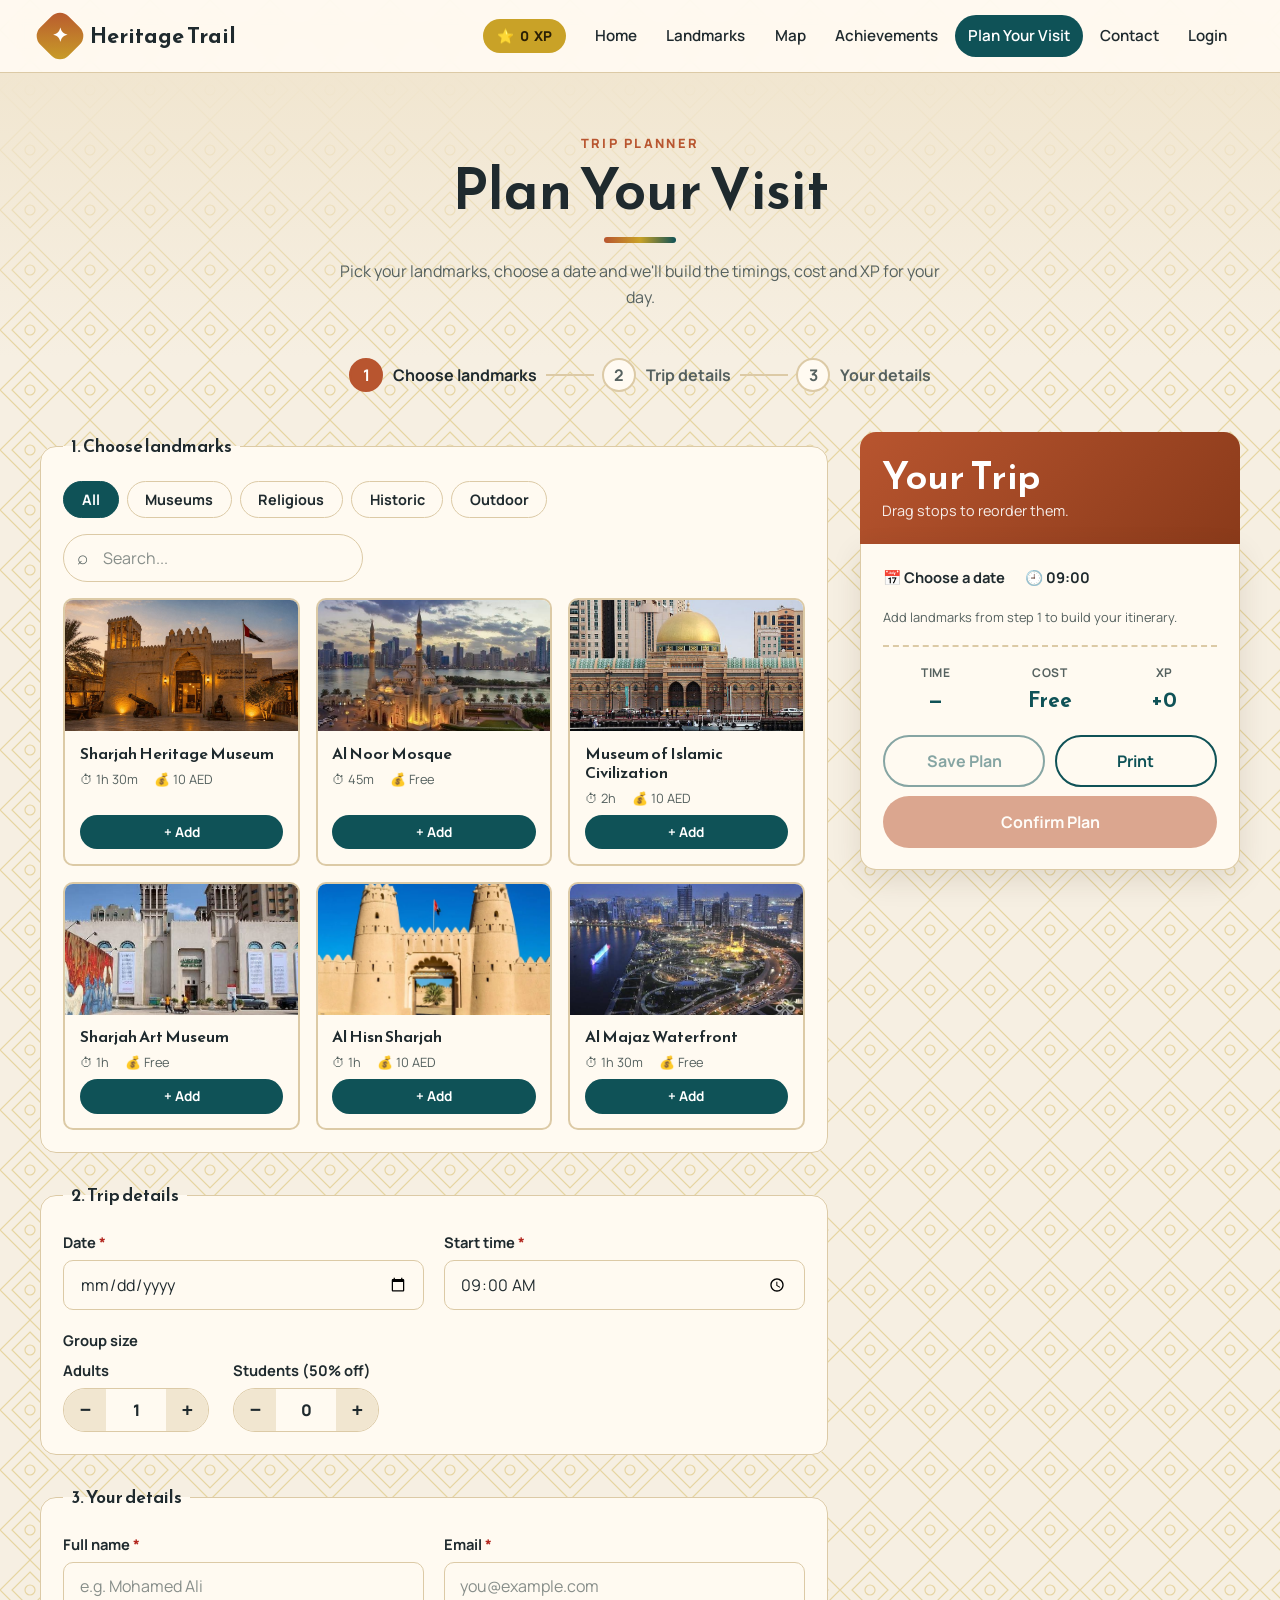
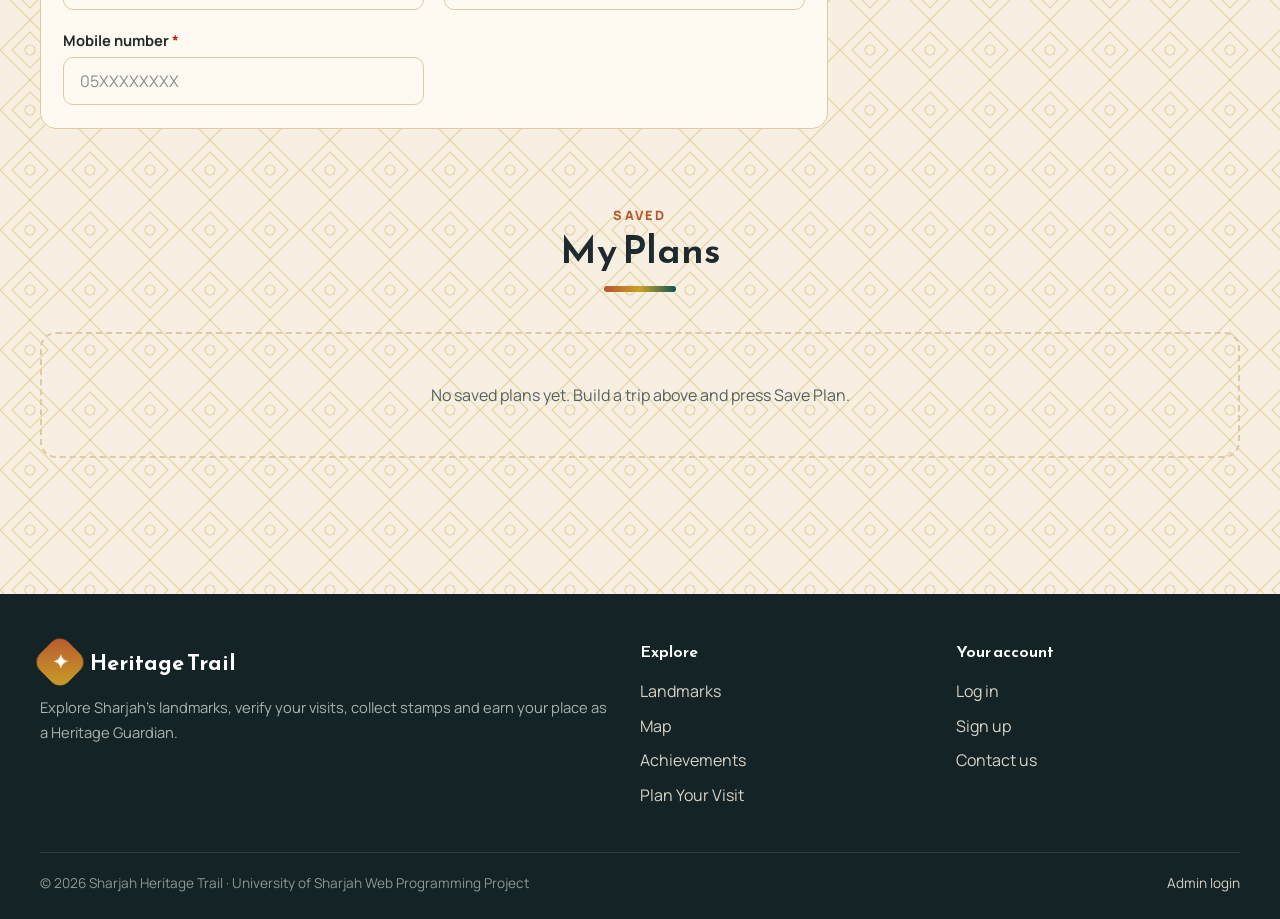
<file: plan.html>
<!DOCTYPE html>
<html lang="en">
<head>
  <meta charset="UTF-8">
  <meta name="viewport" content="width=device-width, initial-scale=1.0">
  <meta name="description" content="Build a day plan for the Sharjah Heritage Trail with timings, costs and XP.">
  <title>Plan Your Visit | Sharjah Heritage Trail</title>
  <link rel="preconnect" href="https://fonts.googleapis.com">
  <link rel="preconnect" href="https://fonts.gstatic.com" crossorigin>
  <link href="https://fonts.googleapis.com/css2?family=Manrope:wght@400;500;600;700;800&family=Reem+Kufi:wght@500;600;700&display=swap" rel="stylesheet">
  <link rel="stylesheet" href="css/style.css">
  <link rel="stylesheet" href="css/print.css" media="print">
</head><body>
  <header class="site-header">
    <div class="container header-inner">
      <a href="index.html" class="logo"><span class="logo-mark"><span>✦</span></span>Heritage Trail</a>
      <span class="xp-pill" id="header-xp" title="Your explorer XP">⭐ <span data-xp>300</span> XP</span>
      <input type="checkbox" id="nav-toggle" class="nav-toggle">
      <label for="nav-toggle" class="nav-toggle-label" aria-label="Open menu"><span></span></label>
      <nav class="main-nav" aria-label="Main navigation">
        <ul>
          <li><a href="index.html">Home</a></li>
          <li><a href="landmarks.html">Landmarks</a></li>
          <li><a href="map.html">Map</a></li>
          <li><a href="achievements.html">Achievements</a></li>
          <li><a href="plan.html" class="active" aria-current="page">Plan Your Visit</a></li>
          <li><a href="contact.html">Contact</a></li>
          <li><a href="login.html">Login</a></li>
        </ul>
      </nav>
    </div>
  </header>

  <main>
    <section class="page-hero">
      <div class="container">
        <span class="eyebrow">Trip planner</span>
        <h1>Plan Your Visit</h1>
        <p>Pick your landmarks, choose a date and we'll build the timings, cost and XP for your day.</p>
      </div>
    </section>

    <div class="container">
      <ol class="stepper" aria-label="Planner steps">
        <li class="done">Choose landmarks</li>
        <li class="active">Trip details</li>
        <li>Your details</li>
      </ol>

      <div class="plan-layout">
        <form class="plan-form" id="plan-form" novalidate>
          <fieldset>
            <legend>1. Choose landmarks</legend>
            <div class="toolbar" style="margin-bottom:0">
              <div class="filter-group" role="group" aria-label="Filter by category">
                <button type="button" class="filter-btn active" data-filter="All">All</button>
                <button type="button" class="filter-btn" data-filter="Museum">Museums</button>
                <button type="button" class="filter-btn" data-filter="Religious">Religious</button>
                <button type="button" class="filter-btn" data-filter="Historic">Historic</button>
                <button type="button" class="filter-btn" data-filter="Outdoor">Outdoor</button>
              </div>
              <div class="search-box">
                <label for="plan-search" class="visually-hidden">Search landmarks</label>
                <input type="search" id="plan-search" placeholder="Search...">
              </div>
            </div>
            <div class="pick-grid" id="pick-grid">
            <article class="pick-card selected" data-landmark-id="heritage-museum" data-category="Museum">
              <span class="visited-tag">✅ Visited</span>
              <img src="img/photos/heritage-museum.jpg" alt="Sharjah Heritage Museum" loading="lazy">
              <div class="pick-body">
                <h4>Sharjah Heritage Museum</h4>
                <p class="card-meta"><span>⏱ 1h 30m</span><span>💰 10 AED</span></p>
                <button type="button" class="btn btn-sm btn-outline">Remove</button>
              </div>
            </article>
            <article class="pick-card selected" data-landmark-id="al-noor" data-category="Religious">
              <span class="visited-tag">✅ Visited</span>
              <img src="img/photos/al-noor.jpg" alt="Al Noor Mosque" loading="lazy">
              <div class="pick-body">
                <h4>Al Noor Mosque</h4>
                <p class="card-meta"><span>⏱ 45m</span><span>💰 Free</span></p>
                <button type="button" class="btn btn-sm btn-outline">Remove</button>
              </div>
            </article>
            <article class="pick-card" data-landmark-id="islamic-civilization" data-category="Museum">
              
              <img src="img/photos/islamic-civilization.jpg" alt="Museum of Islamic Civilization" loading="lazy">
              <div class="pick-body">
                <h4>Museum of Islamic Civilization</h4>
                <p class="card-meta"><span>⏱ 2h</span><span>💰 10 AED</span></p>
                <button type="button" class="btn btn-sm btn-teal">+ Add</button>
              </div>
            </article>
            <article class="pick-card" data-landmark-id="art-museum" data-category="Museum">
              
              <img src="img/photos/art-museum.jpg" alt="Sharjah Art Museum" loading="lazy">
              <div class="pick-body">
                <h4>Sharjah Art Museum</h4>
                <p class="card-meta"><span>⏱ 1h</span><span>💰 Free</span></p>
                <button type="button" class="btn btn-sm btn-teal">+ Add</button>
              </div>
            </article>
            <article class="pick-card" data-landmark-id="al-hisn" data-category="Historic">
              
              <img src="img/photos/al-hisn.jpg" alt="Al Hisn Sharjah" loading="lazy">
              <div class="pick-body">
                <h4>Al Hisn Sharjah</h4>
                <p class="card-meta"><span>⏱ 1h</span><span>💰 10 AED</span></p>
                <button type="button" class="btn btn-sm btn-teal">+ Add</button>
              </div>
            </article>
            <article class="pick-card selected" data-landmark-id="al-majaz" data-category="Outdoor">
              
              <img src="img/photos/al-majaz.jpg" alt="Al Majaz Waterfront" loading="lazy">
              <div class="pick-body">
                <h4>Al Majaz Waterfront</h4>
                <p class="card-meta"><span>⏱ 1h 30m</span><span>💰 Free</span></p>
                <button type="button" class="btn btn-sm btn-outline">Remove</button>
              </div>
            </article>
            </div>
            <p class="field-error" id="landmarks-error">Choose at least one landmark.</p>
          </fieldset>

          <fieldset>
            <legend>2. Trip details</legend>
            <div class="form-grid">
              <div class="field">
                <label for="trip-date" class="required">Date</label>
                <input type="date" id="trip-date" name="date" min="2026-11-10" value="2026-11-20" required>
                <span class="field-error">Choose a date that isn't in the past.</span>
              </div>
              <div class="field">
                <label for="trip-time" class="required">Start time</label>
                <input type="time" id="trip-time" name="time" min="08:00" max="18:00" value="09:00" required>
                <span class="field-error">Start between 08:00 and 18:00.</span>
              </div>
              <div class="field full">
                <span class="label">Group size</span>
                <div class="counter-row">
                  <div class="field">
                    <label for="adults">Adults</label>
                    <div class="counter">
                      <button type="button" data-step="-1" aria-label="Fewer adults">−</button>
                      <input type="number" id="adults" name="adults" min="0" max="20" value="2">
                      <button type="button" data-step="1" aria-label="More adults">+</button>
                    </div>
                  </div>
                  <div class="field">
                    <label for="students">Students (50% off)</label>
                    <div class="counter">
                      <button type="button" data-step="-1" aria-label="Fewer students">−</button>
                      <input type="number" id="students" name="students" min="0" max="20" value="1">
                      <button type="button" data-step="1" aria-label="More students">+</button>
                    </div>
                  </div>
                </div>
                <span class="field-error" id="group-error">Add at least 1 person (maximum 20).</span>
              </div>
            </div>
          </fieldset>

          <fieldset>
            <legend>3. Your details</legend>
            <div class="form-grid">
              <div class="field">
                <label for="plan-name" class="required">Full name</label>
                <input type="text" id="plan-name" name="name" placeholder="e.g. Mohamed Ali" minlength="3" pattern="[A-Za-z ]{3,}" autocomplete="name" required>
                <span class="field-error">Use at least 3 letters (letters and spaces only).</span>
              </div>
              <div class="field">
                <label for="plan-email" class="required">Email</label>
                <input type="email" id="plan-email" name="email" placeholder="you@example.com" autocomplete="email" required>
                <span class="field-error">Enter a valid email address.</span>
              </div>
              <div class="field">
                <label for="plan-phone" class="required">Mobile number</label>
                <input type="tel" id="plan-phone" name="phone" placeholder="05XXXXXXXX" pattern="05[0-9]{8}" maxlength="10" autocomplete="tel" required>
                <span class="field-error">Use the UAE format 05XXXXXXXX.</span>
              </div>
            </div>
          </fieldset>
        </form>

        <aside class="trip-summary" aria-labelledby="summary-title">
          <div class="summary-head">
            <h2 id="summary-title">Your Trip</h2>
            <p>Drag stops to reorder them.</p>
          </div>
          <div class="summary-body">
            <p class="trip-when"><span>📅 <span data-trip-date>Fri, 20 Nov 2026</span></span><span>🕘 <span data-trip-start>09:00</span></span></p>
            <ol class="itinerary" id="itinerary">
              <li draggable="true" data-landmark-id="heritage-museum">
                <span class="stop-name">Sharjah Heritage Museum</span>
                <span class="stop-time">09:00 – 10:30</span>
                <span class="stop-actions"><button type="button" class="icon-btn" aria-label="Move up">▲</button><button type="button" class="icon-btn" aria-label="Move down">▼</button></span>
              </li>
              <li draggable="true" data-landmark-id="al-noor">
                <span class="stop-name">Al Noor Mosque</span>
                <span class="stop-time">10:50 – 11:35</span>
                <span class="stop-actions"><button type="button" class="icon-btn" aria-label="Move up">▲</button><button type="button" class="icon-btn" aria-label="Move down">▼</button></span>
                <span class="stop-warning">⚠ Closed on Fridays</span>
              </li>
              <li draggable="true" data-landmark-id="al-majaz">
                <span class="stop-name">Al Majaz Waterfront</span>
                <span class="stop-time">11:55 – 13:25</span>
                <span class="stop-actions"><button type="button" class="icon-btn" aria-label="Move up">▲</button><button type="button" class="icon-btn" aria-label="Move down">▼</button></span>
              </li>
            </ol>
            <dl class="totals">
              <div><dt>Time</dt><dd data-total-time>4h 25m</dd></div>
              <div><dt>Cost</dt><dd data-total-cost>25 AED</dd></div>
              <div><dt>XP</dt><dd data-total-xp>+100</dd></div>
            </dl>
            <div class="summary-actions">
              <button type="button" class="btn btn-outline" id="save-plan">Save Plan</button>
              <button type="button" class="btn btn-outline" id="print-plan">Print</button>
              <button type="submit" form="plan-form" class="btn btn-primary" id="confirm-plan">Confirm Plan</button>
            </div>
            <div class="confirmation hidden" id="confirmation" role="status">
              <h3>🎉 Plan confirmed!</h3>
              <p>Your reference number</p>
              <span class="ref" data-ref>SHJ-48213</span>
              <p class="hint">Saved under My Plans. Pass each landmark's quiz on the day to earn your stamps.</p>
            </div>
          </div>
        </aside>
      </div>

      <section class="section my-plans">
        <div class="section-head">
          <span class="eyebrow">Saved</span>
          <h2>My Plans</h2>
        </div>
        <div class="plans-grid" id="plans-grid">
          <article class="plan-card">
            <header>
              <span class="plan-ref">SHJ-48213</span>
              <span class="tag">1/3 visited</span>
            </header>
            <p><strong>Fri, 20 Nov 2026</strong> · 09:00 · 3 people</p>
            <ol>
              <li>Sharjah Heritage Museum ✅</li>
              <li>Al Hisn Sharjah</li>
              <li>Al Majaz Waterfront</li>
            </ol>
            <div class="plan-actions">
              <button type="button" class="btn btn-teal btn-sm">Open</button>
              <button type="button" class="btn btn-danger btn-sm">Delete</button>
            </div>
          </article>
        </div>
      </section>
    </div>
  </main>

  <footer class="site-footer">
    <div class="container">
      <div class="footer-grid">
        <div>
          <a href="index.html" class="logo"><span class="logo-mark"><span>✦</span></span>Heritage Trail</a>
          <p>Explore Sharjah's landmarks, verify your visits, collect stamps and earn your place as a Heritage Guardian.</p>
        </div>
        <div>
          <h4>Explore</h4>
          <ul class="footer-links">
            <li><a href="landmarks.html">Landmarks</a></li>
            <li><a href="map.html">Map</a></li>
            <li><a href="achievements.html">Achievements</a></li>
            <li><a href="plan.html">Plan Your Visit</a></li>
          </ul>
        </div>
        <div>
          <h4>Your account</h4>
          <ul class="footer-links">
            <li><a href="login.html">Log in</a></li>
            <li><a href="login.html?signup">Sign up</a></li>
            <li><a href="contact.html">Contact us</a></li>
          </ul>
        </div>
      </div>
      <div class="footer-bottom">
        <span>&copy; 2026 Sharjah Heritage Trail &middot; University of Sharjah Web Programming Project</span>
        <a href="login.html?admin">Admin login</a>
      </div>
    </div>
  </footer>

  <div class="toast-container" id="toasts" aria-live="polite"></div>
  <script src="js/data.js"></script>
  <script src="js/core.js"></script>
  <script src="js/plan.js"></script>
</body>
</html>
</file>
<file: css/style.css>
:root {
  --sand: #f6efe2;
  --sand-deep: #e9d8b4;
  --surface: #fffaf1;
  --surface-alt: #f1e6d0;
  --ink: #1f2a2e;
  --ink-soft: #55615f;
  --teal: #0f5257;
  --teal-light: #1c7c7d;
  --terracotta: #b8552f;
  --terracotta-light: #e08a5f;
  --gold: #c9a227;
  --success: #2f7d4f;
  --danger: #b3261e;
  --warning: #a86b00;
  --border: #dccaa6;
  --shadow: 0 10px 30px rgba(60, 40, 20, 0.12);
  --shadow-sm: 0 4px 12px rgba(60, 40, 20, 0.1);
  --radius: 16px;
  --radius-sm: 10px;
  --font-display: "Reem Kufi", Georgia, serif;
  --font-body: "Manrope", "Segoe UI", sans-serif;
  --max: 1200px;
  --header-h: 72px;
}

@media (prefers-color-scheme: dark) {
  :root {
    --sand: #14191b;
    --sand-deep: #2a2620;
    --surface: #1d2427;
    --surface-alt: #252e31;
    --ink: #f1e9da;
    --ink-soft: #b5ada0;
    --teal: #5bb8b4;
    --teal-light: #7fd0cc;
    --terracotta: #e8875e;
    --terracotta-light: #f2a582;
    --gold: #e2bf4f;
    --success: #6cc08f;
    --danger: #ff8a80;
    --warning: #f0b84a;
    --border: #3a4447;
    --shadow: 0 10px 30px rgba(0, 0, 0, 0.45);
    --shadow-sm: 0 4px 12px rgba(0, 0, 0, 0.35);
  }
}

*,
*::before,
*::after {
  box-sizing: border-box;
  margin: 0;
  padding: 0;
}

html {
  scroll-behavior: smooth;
  scroll-padding-top: calc(var(--header-h) + 16px);
}

body {
  font-family: var(--font-body);
  font-size: 1rem;
  line-height: 1.65;
  color: var(--ink);
  background-color: var(--sand);
  background-image: url("../img/pattern.svg");
  background-size: 60px;
  min-height: 100vh;
  display: flex;
  flex-direction: column;
}

main {
  flex: 1;
}

img,
iframe,
svg {
  display: block;
  max-width: 100%;
}

a {
  color: var(--teal);
  text-decoration-thickness: 2px;
  text-underline-offset: 3px;
}

a:hover {
  color: var(--terracotta);
}

:focus-visible {
  outline: 3px solid var(--gold);
  outline-offset: 3px;
}

::selection {
  background: var(--gold);
  color: #1f2a2e;
}

h1,
h2,
h3,
h4 {
  font-family: var(--font-display);
  line-height: 1.2;
  font-weight: 600;
}

h1 {
  font-size: clamp(2.2rem, 5vw, 3.6rem);
}

h2 {
  font-size: clamp(1.7rem, 3.5vw, 2.4rem);
}

h3 {
  font-size: 1.3rem;
}

ul,
ol {
  list-style: none;
}

.container {
  width: min(100% - 2rem, var(--max));
  margin-inline: auto;
}

.section {
  padding: 4.5rem 0;
}

.section-alt {
  background: var(--surface-alt);
}

.section-head {
  text-align: center;
  margin-bottom: 2.5rem;
}

.section-head p {
  color: var(--ink-soft);
  max-width: 60ch;
  margin: 0.6rem auto 0;
}

.section-head h2::after,
.page-hero h1::after {
  content: "";
  display: block;
  width: 72px;
  height: 6px;
  margin: 0.8rem auto 0;
  background: linear-gradient(90deg, var(--terracotta), var(--gold), var(--teal));
  border-radius: 3px;
}

.eyebrow {
  display: inline-block;
  font-size: 0.8rem;
  font-weight: 800;
  letter-spacing: 0.18em;
  text-transform: uppercase;
  color: var(--terracotta);
}

.hidden {
  display: none !important;
}

.visually-hidden {
  position: absolute;
  width: 1px;
  height: 1px;
  overflow: hidden;
  clip: rect(0 0 0 0);
  white-space: nowrap;
}

/* Header */

.site-header {
  position: sticky;
  top: 0;
  z-index: 100;
  background: color-mix(in srgb, var(--surface) 92%, transparent);
  backdrop-filter: blur(10px);
  border-bottom: 1px solid var(--border);
}

.header-inner {
  height: var(--header-h);
  display: flex;
  align-items: center;
  justify-content: space-between;
  gap: 1rem;
}

.logo {
  display: flex;
  align-items: center;
  gap: 0.6rem;
  font-family: var(--font-display);
  font-size: 1.35rem;
  font-weight: 700;
  color: var(--ink);
  text-decoration: none;
}

.logo-mark {
  width: 40px;
  height: 40px;
  display: grid;
  place-items: center;
  border-radius: 12px;
  background: linear-gradient(135deg, var(--terracotta), var(--gold));
  color: #fff;
  font-size: 1.2rem;
  transform: rotate(45deg);
}

.logo-mark span {
  transform: rotate(-45deg);
}

.logo:hover {
  color: var(--ink);
}

.main-nav ul {
  display: flex;
  align-items: center;
  gap: 0.25rem;
}

.main-nav a {
  display: block;
  padding: 0.5rem 0.8rem;
  border-radius: 999px;
  color: var(--ink);
  font-weight: 600;
  font-size: 0.95rem;
  text-decoration: none;
  transition: background-color 0.2s, color 0.2s;
}

.main-nav a:hover {
  background: var(--surface-alt);
  color: var(--terracotta);
}

.main-nav a.active,
.main-nav a[aria-current="page"] {
  background: var(--teal);
  color: #fff;
}

.header-inner .xp-pill {
  margin-left: auto;
}

.xp-pill {
  display: inline-flex;
  align-items: center;
  gap: 0.35rem;
  padding: 0.35rem 0.85rem;
  border-radius: 999px;
  background: var(--gold);
  color: #2a1f05;
  font-weight: 800;
  font-size: 0.85rem;
  white-space: nowrap;
}

.nav-toggle {
  display: none;
}

.nav-toggle-label {
  display: none;
  cursor: pointer;
  width: 44px;
  height: 44px;
  border-radius: var(--radius-sm);
  place-items: center;
}

.nav-toggle-label span,
.nav-toggle-label span::before,
.nav-toggle-label span::after {
  display: block;
  width: 24px;
  height: 3px;
  background: var(--ink);
  border-radius: 2px;
  position: relative;
  transition: transform 0.3s, background-color 0.3s;
}

.nav-toggle-label span::before,
.nav-toggle-label span::after {
  content: "";
  position: absolute;
}

.nav-toggle-label span::before {
  top: -8px;
}

.nav-toggle-label span::after {
  top: 8px;
}

/* Buttons */

.btn {
  display: inline-flex;
  align-items: center;
  justify-content: center;
  gap: 0.5rem;
  padding: 0.8rem 1.5rem;
  border: 2px solid transparent;
  border-radius: 999px;
  font-family: inherit;
  font-size: 1rem;
  font-weight: 700;
  text-decoration: none;
  cursor: pointer;
  transition: transform 0.2s, box-shadow 0.2s, background-color 0.2s, color 0.2s;
}

.btn:hover {
  transform: translateY(-2px);
  box-shadow: var(--shadow-sm);
}

.btn:active {
  transform: translateY(0);
}

.btn:disabled,
.btn[aria-disabled="true"] {
  opacity: 0.5;
  cursor: not-allowed;
  transform: none;
  box-shadow: none;
}

.btn-primary {
  background: var(--terracotta);
  color: #fff;
}

.btn-primary:hover {
  background: var(--terracotta-light);
  color: #fff;
}

.btn-teal {
  background: var(--teal);
  color: #fff;
}

.btn-teal:hover {
  background: var(--teal-light);
  color: #fff;
}

.btn-outline {
  background: transparent;
  border-color: currentColor;
  color: var(--teal);
}

.btn-outline:hover {
  background: var(--teal);
  border-color: var(--teal);
  color: #fff;
}

.btn-danger {
  background: transparent;
  border-color: var(--danger);
  color: var(--danger);
}

.btn-danger:hover {
  background: var(--danger);
  color: #fff;
}

.btn-sm {
  padding: 0.4rem 0.9rem;
  font-size: 0.85rem;
}

.btn-block {
  width: 100%;
}

/* Hero */

.hero {
  position: relative;
  min-height: calc(92vh - var(--header-h));
  display: grid;
  align-items: center;
  color: #fff;
  background: linear-gradient(100deg, rgba(20, 12, 8, 0.82) 0%, rgba(20, 12, 8, 0.35) 65%, transparent), url("../img/photos/al-noor.jpg") center / cover no-repeat;
  overflow: hidden;
}

.hero-content {
  max-width: 640px;
  padding: 4rem 0;
  animation: rise 0.9s ease-out both;
}

.hero .eyebrow {
  color: var(--gold);
}

.hero h1 {
  margin: 0.6rem 0 1rem;
}

.hero p {
  font-size: 1.15rem;
  opacity: 0.92;
  margin-bottom: 2rem;
}

.hero-actions {
  display: flex;
  flex-wrap: wrap;
  gap: 1rem;
}

.hero .btn-outline {
  color: #fff;
}

.hero .btn-outline:hover {
  background: #fff;
  border-color: #fff;
  color: var(--ink);
}

.page-hero {
  padding: 3.5rem 0 3rem;
  text-align: center;
  background: linear-gradient(180deg, var(--surface-alt), transparent);
}

.page-hero p {
  color: var(--ink-soft);
  max-width: 62ch;
  margin: 0.9rem auto 0;
}

@keyframes rise {
  from {
    opacity: 0;
    transform: translateY(24px);
  }
  to {
    opacity: 1;
    transform: translateY(0);
  }
}

/* How it works */

.steps {
  display: grid;
  grid-template-columns: repeat(3, 1fr);
  gap: 1.5rem;
  counter-reset: step;
}

.step {
  position: relative;
  padding: 2rem 1.5rem 1.5rem;
  background: var(--surface);
  border: 1px solid var(--border);
  border-radius: var(--radius);
  text-align: center;
  counter-increment: step;
}

.step::before {
  content: counter(step);
  position: absolute;
  top: -18px;
  left: 50%;
  transform: translateX(-50%);
  width: 36px;
  height: 36px;
  display: grid;
  place-items: center;
  border-radius: 50%;
  background: var(--terracotta);
  color: #fff;
  font-weight: 800;
}

.step-icon {
  font-size: 2.4rem;
  margin-bottom: 0.5rem;
}

.step p {
  color: var(--ink-soft);
  margin-top: 0.4rem;
}

/* Explorer progress card */

.progress-card {
  display: grid;
  grid-template-columns: auto 1fr auto;
  align-items: center;
  gap: 1.5rem;
  padding: 1.75rem;
  background: var(--surface);
  border: 1px solid var(--border);
  border-radius: var(--radius);
  box-shadow: var(--shadow);
}

.avatar {
  width: 84px;
  height: 84px;
  border-radius: 50%;
  border: 4px solid var(--gold);
}

.progress-info h3 {
  margin-bottom: 0.2rem;
}

.level-name {
  color: var(--terracotta);
  font-weight: 800;
}

.xp-bar {
  height: 14px;
  margin: 0.8rem 0 0.35rem;
  background: var(--surface-alt);
  border-radius: 999px;
  overflow: hidden;
  border: 1px solid var(--border);
}

.xp-bar-fill {
  height: 100%;
  width: var(--progress, 0%);
  background: linear-gradient(90deg, var(--terracotta), var(--gold));
  border-radius: inherit;
  transition: width 0.8s ease;
}

.xp-meta {
  display: flex;
  justify-content: space-between;
  font-size: 0.85rem;
  color: var(--ink-soft);
}

.stat-box {
  text-align: center;
  padding: 0.9rem 1.2rem;
  border-radius: var(--radius-sm);
  background: var(--surface-alt);
}

.stat-box strong {
  display: block;
  font-family: var(--font-display);
  font-size: 1.8rem;
  color: var(--teal);
}

.stat-box span {
  font-size: 0.8rem;
  color: var(--ink-soft);
}

/* Cards */

.card-grid {
  display: grid;
  grid-template-columns: repeat(auto-fill, minmax(280px, 1fr));
  gap: 1.5rem;
}

.landmark-card {
  position: relative;
  display: flex;
  flex-direction: column;
  background: var(--surface);
  border: 1px solid var(--border);
  border-radius: var(--radius);
  overflow: hidden;
  box-shadow: var(--shadow-sm);
  transition: transform 0.3s, box-shadow 0.3s;
}

.landmark-card:hover {
  transform: translateY(-6px);
  box-shadow: var(--shadow);
}

.landmark-card .card-media {
  aspect-ratio: 8 / 5;
  overflow: hidden;
}

.landmark-card .card-media img {
  width: 100%;
  height: 100%;
  object-fit: cover;
  transition: transform 0.5s;
}

.landmark-card:hover .card-media img {
  transform: scale(1.06);
}

.card-body {
  flex: 1;
  display: flex;
  flex-direction: column;
  gap: 0.6rem;
  padding: 1.2rem 1.3rem 1.4rem;
}

.card-body h3 a {
  color: var(--ink);
  text-decoration: none;
}

.card-body h3 a::after {
  content: "";
  position: absolute;
  inset: 0;
}

.card-body h3 a:hover {
  color: var(--terracotta);
}

.card-meta {
  display: flex;
  flex-wrap: wrap;
  gap: 0.4rem 1rem;
  font-size: 0.88rem;
  color: var(--ink-soft);
}

.card-footer {
  margin-top: auto;
  display: flex;
  align-items: center;
  justify-content: space-between;
  gap: 0.5rem;
}

.card-xp {
  font-weight: 800;
  color: var(--gold);
  font-size: 0.9rem;
}

.tag {
  display: inline-block;
  padding: 0.2rem 0.7rem;
  border-radius: 999px;
  font-size: 0.75rem;
  font-weight: 800;
  letter-spacing: 0.04em;
  background: var(--surface-alt);
  color: var(--ink-soft);
  border: 1px solid var(--border);
}

.tag[data-category="Museum"] {
  background: #e3efee;
  color: #0f5257;
  border-color: #b9d7d5;
}

.tag[data-category="Religious"] {
  background: #f4e8cc;
  color: #7a5a00;
  border-color: #e3cf96;
}

.tag[data-category="Historic"] {
  background: #f6e1d6;
  color: #8a3a1a;
  border-color: #e8bea8;
}

.tag[data-category="Outdoor"] {
  background: #e2efe5;
  color: #2f6b41;
  border-color: #b9d8c1;
}

.card-media .tag {
  position: absolute;
  top: 12px;
  left: 12px;
  z-index: 1;
}

.status {
  font-size: 0.8rem;
  font-weight: 800;
  color: var(--ink-soft);
}

.status.visited,
.landmark-card.visited .status {
  color: var(--success);
}

.landmark-card.visited {
  border-color: var(--success);
}

.landmark-card.visited::before {
  content: "✓";
  position: absolute;
  top: 12px;
  right: 12px;
  z-index: 1;
  width: 34px;
  height: 34px;
  display: grid;
  place-items: center;
  border-radius: 50%;
  background: var(--success);
  color: #fff;
  font-weight: 800;
  box-shadow: var(--shadow-sm);
}

/* Toolbar: filters and search */

.toolbar {
  display: flex;
  flex-wrap: wrap;
  align-items: center;
  justify-content: space-between;
  gap: 1rem;
  margin-bottom: 2rem;
}

.filter-group {
  display: flex;
  flex-wrap: wrap;
  gap: 0.5rem;
}

.filter-btn {
  padding: 0.5rem 1.1rem;
  border: 1px solid var(--border);
  border-radius: 999px;
  background: var(--surface);
  color: var(--ink);
  font-family: inherit;
  font-weight: 700;
  font-size: 0.9rem;
  cursor: pointer;
  transition: background-color 0.2s, color 0.2s, border-color 0.2s;
}

.filter-btn:hover {
  border-color: var(--teal);
  color: var(--teal);
}

.filter-btn.active {
  background: var(--teal);
  border-color: var(--teal);
  color: #fff;
}

.search-box {
  position: relative;
  flex: 0 1 300px;
}

.search-box::before {
  content: "⌕";
  position: absolute;
  left: 14px;
  top: 50%;
  transform: translateY(-50%);
  font-size: 1.2rem;
  color: var(--ink-soft);
}

.search-box input {
  padding-left: 2.4rem;
  border-radius: 999px;
}

.empty-state {
  padding: 3rem 1rem;
  text-align: center;
  color: var(--ink-soft);
  border: 2px dashed var(--border);
  border-radius: var(--radius);
}

/* Forms */

.form-grid {
  display: grid;
  grid-template-columns: repeat(2, 1fr);
  gap: 1.1rem 1.25rem;
}

.form-grid .full {
  grid-column: 1 / -1;
}

.field {
  display: flex;
  flex-direction: column;
  gap: 0.35rem;
}

label,
.label {
  font-weight: 700;
  font-size: 0.92rem;
}

.required::after {
  content: " *";
  color: var(--danger);
}

input,
select,
textarea {
  width: 100%;
  padding: 0.75rem 0.95rem;
  border: 1.5px solid var(--border);
  border-radius: var(--radius-sm);
  background: var(--surface);
  color: var(--ink);
  font-family: inherit;
  font-size: 1rem;
  transition: border-color 0.2s, box-shadow 0.2s;
}

textarea {
  resize: vertical;
  min-height: 130px;
}

input::placeholder,
textarea::placeholder {
  color: var(--ink-soft);
  opacity: 0.7;
}

input:focus,
select:focus,
textarea:focus {
  outline: none;
  border-color: var(--teal);
  box-shadow: 0 0 0 4px color-mix(in srgb, var(--teal) 20%, transparent);
}

input:user-invalid,
select:user-invalid,
textarea:user-invalid,
.field.error input,
.field.error select,
.field.error textarea {
  border-color: var(--danger);
  background: color-mix(in srgb, var(--danger) 6%, var(--surface));
}

input:user-valid:not([type="radio"]):not([type="checkbox"]):not([type="search"]),
textarea:user-valid,
select:user-valid {
  border-color: var(--success);
}

.field-error {
  display: none;
  font-size: 0.82rem;
  font-weight: 600;
  color: var(--danger);
}

.field-error::before {
  content: "⚠ ";
}

input:user-invalid ~ .field-error,
select:user-invalid ~ .field-error,
textarea:user-invalid ~ .field-error,
.field.error .field-error {
  display: block;
}

.hint {
  font-size: 0.8rem;
  color: var(--ink-soft);
}

fieldset {
  border: 1px solid var(--border);
  border-radius: var(--radius);
  padding: 1.25rem 1.4rem 1.4rem;
  background: var(--surface);
}

legend {
  padding: 0 0.5rem;
  font-family: var(--font-display);
  font-size: 1.1rem;
  font-weight: 600;
}

.checkbox-row {
  display: flex;
  flex-wrap: wrap;
  gap: 0.5rem;
}

.chip-check {
  position: relative;
}

.chip-check input {
  position: absolute;
  opacity: 0;
  width: 1px;
  height: 1px;
}

.chip-check span {
  display: inline-block;
  padding: 0.4rem 0.9rem;
  border: 1.5px solid var(--border);
  border-radius: 999px;
  font-weight: 700;
  font-size: 0.85rem;
  cursor: pointer;
  transition: all 0.2s;
}

.chip-check input:checked + span {
  background: var(--terracotta);
  border-color: var(--terracotta);
  color: #fff;
}

.chip-check input:focus-visible + span {
  outline: 3px solid var(--gold);
  outline-offset: 2px;
}

.alert {
  padding: 1rem 1.2rem;
  border-radius: var(--radius-sm);
  border-left: 5px solid;
  font-weight: 600;
}

.alert-success {
  background: color-mix(in srgb, var(--success) 12%, var(--surface));
  border-color: var(--success);
  color: var(--success);
}

.alert-error {
  background: color-mix(in srgb, var(--danger) 10%, var(--surface));
  border-color: var(--danger);
  color: var(--danger);
}

/* Landmark detail */

.breadcrumb {
  display: flex;
  flex-wrap: wrap;
  gap: 0.4rem;
  font-size: 0.88rem;
  color: var(--ink-soft);
  padding-top: 1.5rem;
}

.breadcrumb li + li::before {
  content: "›";
  margin-right: 0.4rem;
}

.detail-header {
  display: flex;
  flex-wrap: wrap;
  align-items: end;
  justify-content: space-between;
  gap: 1rem;
  padding: 1rem 0 1.75rem;
}

.detail-header h1 {
  margin-top: 0.4rem;
}

.gallery {
  display: grid;
  grid-template-columns: 2fr 1fr;
  grid-template-rows: repeat(2, 1fr);
  grid-template-areas:
    "main side1"
    "main side2";
  gap: 1rem;
  height: 460px;
}

.gallery.single {
  grid-template-columns: 1fr;
  grid-template-rows: 1fr;
  grid-template-areas: "main";
}

.gallery figure {
  position: relative;
  border-radius: var(--radius);
  overflow: hidden;
}

.gallery figure:nth-child(1) {
  grid-area: main;
}

.gallery figure:nth-child(2) {
  grid-area: side1;
}

.gallery figure:nth-child(3) {
  grid-area: side2;
}

.gallery img {
  width: 100%;
  height: 100%;
  object-fit: cover;
  transition: transform 0.5s, filter 0.5s;
}

.gallery figure:hover img {
  transform: scale(1.04);
  filter: saturate(1.2);
}

.gallery figcaption {
  position: absolute;
  inset: auto 0 0 0;
  padding: 0.6rem 0.9rem;
  font-size: 0.85rem;
  color: #fff;
  background: linear-gradient(transparent, rgba(0, 0, 0, 0.7));
}

.detail-layout {
  display: grid;
  grid-template-columns: 1fr 340px;
  gap: 2.5rem;
  padding: 2.5rem 0;
}

.prose p + p {
  margin-top: 1rem;
}

.prose h2 {
  margin: 2rem 0 1rem;
}

.prose h2:first-child {
  margin-top: 0;
}

.float-figure {
  float: right;
  width: 42%;
  margin: 0.3rem 0 1rem 1.5rem;
  border-radius: var(--radius-sm);
  overflow: hidden;
  shape-outside: margin-box;
}

.float-figure figcaption {
  font-size: 0.8rem;
  color: var(--ink-soft);
  padding: 0.4rem 0;
}

.clearfix::after {
  content: "";
  display: table;
  clear: both;
}

.info-panel {
  position: sticky;
  top: calc(var(--header-h) + 1.5rem);
  align-self: start;
  display: flex;
  flex-direction: column;
  gap: 1.25rem;
}

.panel {
  padding: 1.4rem;
  background: var(--surface);
  border: 1px solid var(--border);
  border-radius: var(--radius);
  box-shadow: var(--shadow-sm);
}

.panel h3 {
  margin-bottom: 0.9rem;
}

.info-table {
  width: 100%;
  border-collapse: collapse;
  font-size: 0.92rem;
}

.info-table th,
.info-table td {
  padding: 0.6rem 0.2rem;
  text-align: left;
  vertical-align: top;
  border-bottom: 1px dashed var(--border);
}

.info-table th {
  color: var(--ink-soft);
  font-weight: 700;
  width: 42%;
}

.info-table tr:last-child th,
.info-table tr:last-child td {
  border-bottom: none;
}

/* Quiz */

.quiz {
  margin-top: 2rem;
  padding: 2rem;
  border-radius: var(--radius);
  background: linear-gradient(135deg, var(--teal), #0a3a3e);
  color: #fff;
  position: relative;
  overflow: hidden;
}

.quiz::before {
  content: "";
  position: absolute;
  inset: 0;
  background: url("../img/pattern.svg");
  background-size: 50px;
  opacity: 0.6;
  pointer-events: none;
}

.quiz > * {
  position: relative;
}

.quiz-head {
  display: flex;
  flex-wrap: wrap;
  align-items: center;
  justify-content: space-between;
  gap: 1rem;
  margin-bottom: 1.5rem;
}

.quiz-head p {
  opacity: 0.85;
}

.quiz form {
  display: flex;
  flex-direction: column;
  gap: 1rem;
}

.quiz fieldset {
  background: rgba(255, 255, 255, 0.08);
  border-color: rgba(255, 255, 255, 0.25);
  color: #fff;
}

.quiz legend {
  font-family: var(--font-body);
  font-size: 1rem;
  font-weight: 700;
}

.quiz-options {
  display: grid;
  gap: 0.5rem;
  margin-top: 0.4rem;
}

.quiz-option {
  display: flex;
  align-items: center;
  gap: 0.7rem;
  padding: 0.7rem 0.9rem;
  border: 1.5px solid rgba(255, 255, 255, 0.25);
  border-radius: var(--radius-sm);
  font-weight: 500;
  cursor: pointer;
  transition: background-color 0.2s, border-color 0.2s;
}

.quiz-option:hover {
  background: rgba(255, 255, 255, 0.1);
}

.quiz-option:has(input:checked) {
  border-color: var(--gold);
  background: rgba(201, 162, 39, 0.2);
}

.quiz-option input {
  width: 18px;
  height: 18px;
  accent-color: var(--gold);
}

.quiz-option.wrong {
  border-color: #ff8a80;
  background: rgba(255, 138, 128, 0.2);
  animation: shake 0.4s;
}

.quiz-result {
  display: flex;
  align-items: center;
  gap: 1rem;
  padding: 1rem 1.2rem;
  border-radius: var(--radius-sm);
  font-weight: 700;
}

.quiz-result.pass {
  background: #e2f3e8;
  color: #1d5a35;
}

.quiz-result.fail {
  background: #fde4e1;
  color: #8c1d16;
}

.quiz-result .icon {
  font-size: 1.8rem;
}

@keyframes shake {
  0%,
  100% {
    transform: translateX(0);
  }
  25% {
    transform: translateX(-6px);
  }
  75% {
    transform: translateX(6px);
  }
}

/* Stamp */

.stamp {
  --stamp-color: var(--terracotta);
  position: relative;
  width: 130px;
  aspect-ratio: 1;
  margin-inline: auto;
  display: grid;
  place-items: center;
  text-align: center;
  border: 4px double var(--stamp-color);
  border-radius: 50%;
  color: var(--stamp-color);
  font-family: var(--font-display);
  font-size: 0.8rem;
  line-height: 1.2;
  padding: 1rem;
  transform: rotate(-12deg);
  transition: filter 0.4s, opacity 0.4s;
}

.stamp::before {
  content: "";
  position: absolute;
  inset: 8px;
  border: 1.5px dashed var(--stamp-color);
  border-radius: 50%;
}

.stamp-icon {
  display: block;
  font-size: 1.8rem;
}

.stamp.locked {
  --stamp-color: var(--ink-soft);
  filter: grayscale(1);
  opacity: 0.4;
}

.stamp.unlocked {
  animation: stamp-in 0.6s cubic-bezier(0.2, 1.6, 0.4, 1) both;
}

@keyframes stamp-in {
  from {
    transform: rotate(-12deg) scale(2.2);
    opacity: 0;
  }
  to {
    transform: rotate(-12deg) scale(1);
    opacity: 1;
  }
}

.pager {
  display: flex;
  justify-content: space-between;
  gap: 1rem;
  padding: 1.5rem 0 3rem;
  border-top: 1px solid var(--border);
}

.pager a {
  display: flex;
  flex-direction: column;
  padding: 0.8rem 1.2rem;
  border-radius: var(--radius-sm);
  text-decoration: none;
  font-weight: 700;
  color: var(--ink);
  background: var(--surface);
  border: 1px solid var(--border);
  transition: border-color 0.2s;
}

.pager a:hover {
  border-color: var(--terracotta);
}

.pager a span {
  font-size: 0.8rem;
  color: var(--ink-soft);
  font-weight: 600;
}

.pager a:last-child {
  text-align: right;
}

/* Map */

.map-wrap {
  display: grid;
  grid-template-columns: 1fr 260px;
  gap: 1.5rem;
  align-items: start;
}

.map {
  position: relative;
  border-radius: var(--radius);
  overflow: hidden;
  border: 1px solid var(--border);
  box-shadow: var(--shadow);
  aspect-ratio: 1000 / 650;
  background: var(--sand-deep);
}

.map > img {
  width: 100%;
  height: 100%;
  object-fit: cover;
}

.pin {
  position: absolute;
  left: var(--x);
  top: var(--y);
  z-index: 2;
  width: 36px;
  height: 36px;
  transform: translate(-50%, -100%);
  display: grid;
  place-items: center;
  text-decoration: none;
}

.pin::before {
  content: "";
  position: absolute;
  inset: 0;
  background: var(--ink-soft);
  border-radius: 50% 50% 50% 0;
  transform: rotate(-45deg);
  border: 3px solid #fff;
  box-shadow: var(--shadow-sm);
  transition: transform 0.2s, background-color 0.2s;
}

.pin span {
  position: relative;
  color: #fff;
  font-weight: 800;
  font-size: 0.85rem;
}

.pin.visited::before {
  background: var(--terracotta);
}

.pin:hover::before,
.pin:focus-visible::before {
  transform: rotate(-45deg) scale(1.2);
}

.map-popup {
  display: none;
  position: absolute;
  left: 50%;
  top: 1rem;
  z-index: 5;
  width: min(320px, 90%);
  max-height: calc(100% - 2rem);
  overflow-y: auto;
  transform: translateX(-50%);
  scroll-margin-top: calc(var(--header-h) + 2rem);
  background: var(--surface);
  border-radius: var(--radius);
  box-shadow: 0 20px 50px rgba(0, 0, 0, 0.35);
  overflow: hidden;
}

.map-popup:target {
  display: block;
  animation: pop 0.35s ease-out;
}

.map-popup img {
  width: 100%;
  aspect-ratio: 16 / 9;
  object-fit: cover;
}

.map-popup .popup-body {
  padding: 1rem 1.2rem 1.2rem;
  display: flex;
  flex-direction: column;
  gap: 0.5rem;
}

.map-popup .popup-body p {
  font-size: 0.9rem;
  color: var(--ink-soft);
}

.popup-close {
  position: absolute;
  top: 10px;
  right: 10px;
  width: 34px;
  height: 34px;
  display: grid;
  place-items: center;
  border-radius: 50%;
  background: rgba(0, 0, 0, 0.6);
  color: #fff;
  text-decoration: none;
  font-size: 1.1rem;
}

.popup-close:hover {
  color: #fff;
  background: var(--terracotta);
}

.legend li {
  display: flex;
  align-items: center;
  gap: 0.6rem;
  padding: 0.35rem 0;
  font-size: 0.92rem;
}

.legend-dot {
  width: 16px;
  height: 16px;
  border-radius: 50%;
  border: 2px solid #fff;
  box-shadow: 0 0 0 1px var(--border);
  flex-shrink: 0;
}

.legend-dot.visited {
  background: var(--terracotta);
}

.legend-dot.unvisited {
  background: var(--ink-soft);
}

.map-list li a {
  display: flex;
  justify-content: space-between;
  gap: 0.5rem;
  padding: 0.5rem 0;
  border-bottom: 1px dashed var(--border);
  text-decoration: none;
  color: var(--ink);
  font-size: 0.92rem;
}

.map-list li a:hover {
  color: var(--terracotta);
}

@keyframes pop {
  from {
    opacity: 0;
    transform: translate(-50%, 12px) scale(0.95);
  }
  to {
    opacity: 1;
    transform: translate(-50%, 0) scale(1);
  }
}

/* Achievements */

.profile {
  display: grid;
  grid-template-columns: auto 1fr;
  gap: 2rem;
  align-items: center;
  padding: 2rem;
  background: linear-gradient(135deg, var(--teal), #0a3a3e);
  color: #fff;
  border-radius: var(--radius);
  box-shadow: var(--shadow);
}

.profile .avatar {
  width: 120px;
  height: 120px;
}

.profile .xp-bar {
  background: rgba(255, 255, 255, 0.15);
  border-color: rgba(255, 255, 255, 0.25);
}

.profile .xp-meta {
  color: rgba(255, 255, 255, 0.8);
}

.profile .level-name {
  color: var(--gold);
}

.name-row {
  display: flex;
  flex-wrap: wrap;
  align-items: center;
  gap: 0.8rem;
}

.name-row .btn-outline {
  color: #fff;
}

.name-row .btn-outline:hover {
  background: #fff;
  color: var(--teal);
  border-color: #fff;
}

.level-ladder {
  display: grid;
  grid-template-columns: repeat(4, 1fr);
  gap: 0.6rem;
  margin-top: 1.4rem;
}

.level-ladder li {
  padding: 0.6rem;
  border-radius: var(--radius-sm);
  background: rgba(255, 255, 255, 0.08);
  border: 1px solid rgba(255, 255, 255, 0.15);
  text-align: center;
  font-size: 0.85rem;
}

.level-ladder li strong {
  display: block;
  font-size: 0.95rem;
}

.level-ladder li.reached {
  background: rgba(201, 162, 39, 0.3);
  border-color: var(--gold);
}

.level-ladder li.current {
  background: var(--gold);
  color: #2a1f05;
  border-color: var(--gold);
}

.passport {
  display: grid;
  grid-template-columns: repeat(auto-fill, minmax(170px, 1fr));
  gap: 1.5rem;
  padding: 2rem;
  background: var(--surface);
  border: 1px solid var(--border);
  border-radius: var(--radius);
  background-image: repeating-linear-gradient(0deg, transparent 0 31px, color-mix(in srgb, var(--border) 50%, transparent) 31px 32px);
}

.passport-item {
  text-align: center;
}

.passport-item p {
  margin-top: 0.8rem;
  font-weight: 700;
  font-size: 0.9rem;
}

.badge-grid {
  display: grid;
  grid-template-columns: repeat(auto-fill, minmax(220px, 1fr));
  gap: 1.25rem;
}

.badge {
  position: relative;
  padding: 1.6rem 1.2rem;
  text-align: center;
  background: var(--surface);
  border: 1px solid var(--border);
  border-radius: var(--radius);
  transition: transform 0.3s;
}

.badge:hover {
  transform: translateY(-4px);
}

.badge-icon {
  width: 84px;
  height: 84px;
  margin: 0 auto 0.9rem;
  display: grid;
  place-items: center;
  font-size: 2.4rem;
  border-radius: 50%;
  background: radial-gradient(circle at 30% 30%, #f6d58e, var(--gold));
  box-shadow: 0 0 0 5px color-mix(in srgb, var(--gold) 30%, transparent);
}

.badge h3 {
  font-size: 1.1rem;
}

.badge p {
  font-size: 0.88rem;
  color: var(--ink-soft);
  margin-top: 0.3rem;
}

.badge .badge-hint {
  display: none;
}

.badge.locked .badge-icon {
  filter: grayscale(1) brightness(0.6);
  opacity: 0.45;
  box-shadow: none;
}

.badge.locked .badge-desc {
  display: none;
}

.badge.locked .badge-hint {
  display: block;
}

.badge.locked::after {
  content: "🔒";
  position: absolute;
  top: 12px;
  right: 12px;
  font-size: 1rem;
}

.badge.unlocked {
  border-color: var(--gold);
}

.badge.just-unlocked {
  animation: glow 1.4s ease-in-out 2;
}

.badge.just-unlocked .badge-icon {
  animation: pop-in 0.6s cubic-bezier(0.2, 1.6, 0.4, 1);
}

@keyframes glow {
  0%,
  100% {
    box-shadow: 0 0 0 0 transparent;
  }
  50% {
    box-shadow: 0 0 28px 6px color-mix(in srgb, var(--gold) 60%, transparent);
  }
}

@keyframes pop-in {
  from {
    transform: scale(0.3);
  }
  to {
    transform: scale(1);
  }
}

.section-actions {
  display: flex;
  justify-content: center;
  margin-top: 2.5rem;
}

/* Plan your visit */

.stepper {
  display: flex;
  justify-content: center;
  gap: 0.5rem;
  margin-bottom: 2.5rem;
  counter-reset: stepper;
}

.stepper li {
  display: flex;
  align-items: center;
  gap: 0.6rem;
  font-weight: 700;
  color: var(--ink-soft);
  counter-increment: stepper;
}

.stepper li::before {
  content: counter(stepper);
  width: 34px;
  height: 34px;
  display: grid;
  place-items: center;
  border-radius: 50%;
  border: 2px solid var(--border);
  background: var(--surface);
}

.stepper li:not(:last-child)::after {
  content: "";
  width: 48px;
  height: 2px;
  background: var(--border);
}

.stepper li.done::before {
  content: "✓";
  background: var(--success);
  border-color: var(--success);
  color: #fff;
}

.stepper li.active {
  color: var(--ink);
}

.stepper li.active::before {
  background: var(--terracotta);
  border-color: var(--terracotta);
  color: #fff;
}

.plan-layout {
  display: grid;
  grid-template-columns: 1fr 380px;
  grid-template-areas: "form summary";
  gap: 2rem;
  align-items: start;
}

.plan-form {
  grid-area: form;
  display: flex;
  flex-direction: column;
  gap: 1.75rem;
}

.trip-summary {
  grid-area: summary;
  position: sticky;
  top: calc(var(--header-h) + 1.5rem);
}

.pick-grid {
  display: grid;
  grid-template-columns: repeat(auto-fill, minmax(200px, 1fr));
  gap: 1rem;
  margin-top: 1rem;
}

.pick-card {
  position: relative;
  display: flex;
  flex-direction: column;
  border: 2px solid var(--border);
  border-radius: var(--radius-sm);
  overflow: hidden;
  background: var(--surface);
  transition: border-color 0.2s, transform 0.2s;
}

.pick-card:hover {
  transform: translateY(-3px);
}

.pick-card img {
  aspect-ratio: 16 / 9;
  width: 100%;
  object-fit: cover;
}

.pick-card .pick-body {
  flex: 1;
  display: flex;
  flex-direction: column;
  gap: 0.35rem;
  padding: 0.8rem 0.9rem 0.9rem;
}

.pick-card h4 {
  font-size: 1rem;
}

.pick-card .card-meta {
  font-size: 0.8rem;
}

.pick-card .btn {
  margin-top: auto;
}

.pick-card.selected {
  border-color: var(--terracotta);
  box-shadow: 0 0 0 4px color-mix(in srgb, var(--terracotta) 18%, transparent);
}

.pick-card.selected::after {
  content: "✓ Added";
  position: absolute;
  top: 8px;
  right: 8px;
  padding: 0.15rem 0.6rem;
  border-radius: 999px;
  background: var(--terracotta);
  color: #fff;
  font-size: 0.75rem;
  font-weight: 800;
}

.pick-card .visited-tag {
  position: absolute;
  top: 8px;
  left: 8px;
  padding: 0.15rem 0.6rem;
  border-radius: 999px;
  background: var(--success);
  color: #fff;
  font-size: 0.75rem;
  font-weight: 800;
}

.counter-row {
  display: flex;
  flex-wrap: wrap;
  gap: 1.5rem;
}

.counter {
  display: inline-flex;
  align-items: center;
  border: 1.5px solid var(--border);
  border-radius: 999px;
  overflow: hidden;
  background: var(--surface);
}

.counter button {
  width: 42px;
  height: 42px;
  border: none;
  background: var(--surface-alt);
  color: var(--ink);
  font-size: 1.2rem;
  font-weight: 800;
  cursor: pointer;
  transition: background-color 0.2s;
}

.counter button:hover {
  background: var(--teal);
  color: #fff;
}

.counter input {
  width: 60px;
  border: none;
  border-radius: 0;
  text-align: center;
  font-weight: 800;
  padding: 0.5rem 0;
  -moz-appearance: textfield;
}

.counter input::-webkit-inner-spin-button,
.counter input::-webkit-outer-spin-button {
  -webkit-appearance: none;
}

.counter input:focus {
  box-shadow: none;
}

.summary-head {
  padding: 1.3rem 1.4rem;
  background: linear-gradient(135deg, var(--terracotta), #8a3a1a);
  color: #fff;
  border-radius: var(--radius) var(--radius) 0 0;
}

.summary-head p {
  font-size: 0.9rem;
  opacity: 0.9;
}

.summary-body {
  padding: 1.3rem 1.4rem;
  background: var(--surface);
  border: 1px solid var(--border);
  border-top: none;
  border-radius: 0 0 var(--radius) var(--radius);
  box-shadow: var(--shadow);
  display: flex;
  flex-direction: column;
  gap: 1.1rem;
}

.trip-when {
  display: flex;
  gap: 1.2rem;
  font-weight: 700;
  font-size: 0.92rem;
}

.itinerary {
  counter-reset: stop;
  display: flex;
  flex-direction: column;
  gap: 0.6rem;
}

.itinerary li {
  counter-increment: stop;
  display: grid;
  grid-template-columns: 30px 1fr auto;
  gap: 0.2rem 0.7rem;
  align-items: center;
  padding: 0.7rem 0.8rem;
  border: 1px solid var(--border);
  border-radius: var(--radius-sm);
  background: var(--sand);
  cursor: grab;
  transition: background-color 0.2s, opacity 0.2s;
}

.itinerary li::before {
  content: counter(stop);
  grid-row: span 2;
  width: 28px;
  height: 28px;
  display: grid;
  place-items: center;
  border-radius: 50%;
  background: var(--teal);
  color: #fff;
  font-weight: 800;
  font-size: 0.85rem;
}

.itinerary li.dragging {
  opacity: 0.4;
}

.itinerary li.drag-over {
  border-color: var(--terracotta);
  border-style: dashed;
}

.stop-name {
  font-weight: 700;
  font-size: 0.95rem;
}

.stop-time {
  grid-column: 2;
  font-size: 0.82rem;
  color: var(--ink-soft);
}

.stop-actions {
  grid-row: 1 / span 2;
  grid-column: 3;
  display: flex;
  gap: 0.2rem;
}

.icon-btn {
  width: 28px;
  height: 28px;
  border: 1px solid var(--border);
  border-radius: 6px;
  background: var(--surface);
  color: var(--ink);
  cursor: pointer;
  font-size: 0.8rem;
}

.icon-btn:hover {
  background: var(--teal);
  color: #fff;
}

.stop-warning {
  grid-column: 2 / -1;
  font-size: 0.8rem;
  font-weight: 700;
  color: var(--warning);
}

.totals {
  display: grid;
  grid-template-columns: repeat(3, 1fr);
  gap: 0.6rem;
  padding-top: 1rem;
  border-top: 2px dashed var(--border);
}

.totals div {
  text-align: center;
}

.totals dt {
  font-size: 0.75rem;
  color: var(--ink-soft);
  font-weight: 700;
  text-transform: uppercase;
  letter-spacing: 0.05em;
}

.totals dd {
  font-family: var(--font-display);
  font-size: 1.3rem;
  font-weight: 700;
  color: var(--teal);
}

.summary-actions {
  display: grid;
  grid-template-columns: 1fr 1fr;
  gap: 0.6rem;
}

.summary-actions .btn-primary {
  grid-column: 1 / -1;
}

.confirmation {
  text-align: center;
  padding: 2rem 1.5rem;
  border-radius: var(--radius);
  background: color-mix(in srgb, var(--success) 10%, var(--surface));
  border: 2px solid var(--success);
}

.confirmation .ref {
  display: inline-block;
  margin: 0.8rem 0;
  padding: 0.4rem 1rem;
  border-radius: var(--radius-sm);
  background: var(--surface);
  border: 2px dashed var(--success);
  font-family: monospace;
  font-size: 1.4rem;
  font-weight: 800;
  letter-spacing: 0.1em;
}

.plans-grid {
  display: grid;
  grid-template-columns: repeat(auto-fill, minmax(280px, 1fr));
  gap: 1.25rem;
}

.plan-card {
  padding: 1.3rem;
  background: var(--surface);
  border: 1px solid var(--border);
  border-left: 6px solid var(--terracotta);
  border-radius: var(--radius-sm);
  display: flex;
  flex-direction: column;
  gap: 0.6rem;
}

.plan-card header {
  display: flex;
  justify-content: space-between;
  align-items: center;
  gap: 0.5rem;
}

.plan-ref {
  font-family: monospace;
  font-weight: 800;
  color: var(--terracotta);
}

.plan-card ol {
  list-style: decimal inside;
  font-size: 0.9rem;
  color: var(--ink-soft);
}

.plan-actions {
  display: flex;
  gap: 0.5rem;
  margin-top: auto;
}

/* Contact */

.contact-layout {
  display: grid;
  grid-template-columns: 1.3fr 1fr;
  gap: 2rem;
  align-items: start;
}

.contact-info li {
  display: flex;
  gap: 0.8rem;
  padding: 0.6rem 0;
}

.contact-info li span:first-child {
  font-size: 1.3rem;
}

.map-embed {
  border-radius: var(--radius);
  overflow: hidden;
  border: 1px solid var(--border);
}

.map-embed iframe {
  width: 100%;
  height: 280px;
  border: 0;
}

.faq {
  display: flex;
  flex-direction: column;
  gap: 0.8rem;
  max-width: 820px;
  margin-inline: auto;
}

.faq details {
  background: var(--surface);
  border: 1px solid var(--border);
  border-radius: var(--radius-sm);
  overflow: hidden;
}

.faq summary {
  position: relative;
  padding: 1rem 3rem 1rem 1.2rem;
  font-weight: 700;
  cursor: pointer;
  list-style: none;
}

.faq summary::-webkit-details-marker {
  display: none;
}

.faq summary::after {
  content: "+";
  position: absolute;
  right: 1.2rem;
  top: 50%;
  transform: translateY(-50%);
  font-size: 1.4rem;
  color: var(--terracotta);
  transition: transform 0.3s;
}

.faq details[open] summary::after {
  transform: translateY(-50%) rotate(45deg);
}

.faq details[open] summary {
  border-bottom: 1px solid var(--border);
}

.faq details p {
  padding: 1rem 1.2rem;
  color: var(--ink-soft);
}

/* Admin */

.password-wrap {
  position: relative;
}

.password-wrap input {
  padding-right: 4.5rem;
}

.password-toggle {
  position: absolute;
  right: 6px;
  top: 6px;
  padding: 0.4rem 0.7rem;
  border: none;
  border-radius: 6px;
  background: var(--surface-alt);
  color: var(--ink);
  font-family: inherit;
  font-weight: 700;
  font-size: 0.8rem;
  cursor: pointer;
}

.admin-bar {
  display: flex;
  flex-wrap: wrap;
  justify-content: space-between;
  align-items: center;
  gap: 1rem;
  margin-bottom: 2rem;
}

.admin-bar > div {
  display: flex;
  flex-wrap: wrap;
  gap: 0.6rem;
}

.stats-row {
  display: grid;
  grid-template-columns: repeat(3, 1fr);
  gap: 1rem;
  margin-bottom: 2rem;
}

.stats-row .stat-box {
  background: var(--surface);
  border: 1px solid var(--border);
  padding: 1.3rem;
}

.table-wrap {
  overflow-x: auto;
  border: 1px solid var(--border);
  border-radius: var(--radius);
  background: var(--surface);
}

.data-table {
  width: 100%;
  border-collapse: collapse;
  min-width: 680px;
}

.data-table th,
.data-table td {
  padding: 0.85rem 1rem;
  text-align: left;
  border-bottom: 1px solid var(--border);
}

.data-table thead th {
  background: var(--teal);
  color: #fff;
  font-size: 0.85rem;
  text-transform: uppercase;
  letter-spacing: 0.05em;
}

.data-table tbody tr:nth-child(even) {
  background: var(--surface-alt);
}

.data-table tbody tr:hover {
  background: color-mix(in srgb, var(--gold) 15%, var(--surface));
}

.data-table td:last-child {
  white-space: nowrap;
}

.source-tag {
  font-size: 0.75rem;
  font-weight: 800;
  padding: 0.15rem 0.6rem;
  border-radius: 999px;
}

.source-tag.builtin {
  background: var(--surface-alt);
  color: var(--ink-soft);
  border: 1px solid var(--border);
}

.source-tag.custom {
  background: var(--gold);
  color: #2a1f05;
}

.admin-form {
  display: flex;
  flex-direction: column;
  gap: 1.5rem;
  margin-top: 2.5rem;
}

.quiz-builder {
  display: flex;
  flex-direction: column;
  gap: 1rem;
}

.qb-question {
  padding: 1rem;
  border: 1px dashed var(--border);
  border-radius: var(--radius-sm);
  display: flex;
  flex-direction: column;
  gap: 0.6rem;
}

.qb-option {
  display: grid;
  grid-template-columns: auto 1fr;
  gap: 0.6rem;
  align-items: center;
}

.qb-option input[type="radio"] {
  width: 20px;
  height: 20px;
  accent-color: var(--success);
}

.map-preview {
  position: relative;
  max-width: 480px;
  aspect-ratio: 1000 / 650;
  border-radius: var(--radius-sm);
  overflow: hidden;
  border: 1px solid var(--border);
}

.map-preview img {
  width: 100%;
  height: 100%;
}

.form-actions {
  display: flex;
  flex-wrap: wrap;
  gap: 0.8rem;
}

/* Modal and toast */

.modal {
  position: fixed;
  inset: 0;
  z-index: 300;
  display: grid;
  place-items: center;
  padding: 1rem;
  background: rgba(10, 10, 10, 0.55);
}

.modal-box {
  width: min(420px, 100%);
  padding: 1.8rem;
  background: var(--surface);
  border-radius: var(--radius);
  box-shadow: var(--shadow);
  text-align: center;
  animation: rise 0.3s ease-out;
}

.modal-box p {
  margin: 0.6rem 0 1.4rem;
  color: var(--ink-soft);
}

.modal-actions {
  display: flex;
  justify-content: center;
  gap: 0.8rem;
}

.toast-container {
  position: fixed;
  bottom: 1.5rem;
  right: 1.5rem;
  z-index: 400;
  display: flex;
  flex-direction: column;
  gap: 0.6rem;
}

.toast {
  display: flex;
  align-items: center;
  gap: 0.7rem;
  min-width: 260px;
  padding: 0.9rem 1.2rem;
  background: var(--ink);
  color: var(--sand);
  border-left: 5px solid var(--gold);
  border-radius: var(--radius-sm);
  box-shadow: var(--shadow);
  font-weight: 700;
  animation: toast-in 0.4s ease-out;
}

@keyframes toast-in {
  from {
    opacity: 0;
    transform: translateX(40px);
  }
  to {
    opacity: 1;
    transform: translateX(0);
  }
}

/* Feature photo */

.feature-block {
  display: grid;
  grid-template-columns: 1fr 1.3fr;
  gap: 2.5rem;
  align-items: center;
}

.feature-photo {
  position: relative;
  border-radius: var(--radius);
  overflow: hidden;
  box-shadow: var(--shadow);
  border: 6px solid var(--surface);
}

.feature-photo img {
  width: 100%;
  aspect-ratio: 16 / 10;
  object-fit: cover;
}

.feature-photo figcaption {
  position: absolute;
  inset: auto 0 0 0;
  padding: 0.6rem 0.9rem;
  font-size: 0.85rem;
  color: #fff;
  background: linear-gradient(transparent, rgba(0, 0, 0, 0.7));
}

.check-list li {
  position: relative;
  padding-left: 1.8rem;
  margin: 0.6rem 0;
}

.check-list li::before {
  content: "✦";
  position: absolute;
  left: 0;
  color: var(--terracotta);
}

/* Footer */

.site-footer {
  margin-top: 4rem;
  background: #142326;
  color: #d9d2c3;
  padding: 3rem 0 1.5rem;
}

.footer-grid {
  display: grid;
  grid-template-columns: 2fr 1fr 1fr;
  gap: 2rem;
}

.site-footer .logo {
  color: #fff;
}

.site-footer p {
  margin-top: 0.8rem;
  font-size: 0.92rem;
  color: #a9b2ad;
}

.site-footer h4 {
  color: #fff;
  margin-bottom: 0.8rem;
}

.site-footer a {
  color: #d9d2c3;
  text-decoration: none;
}

.site-footer a:hover {
  color: var(--gold);
}

.footer-links li {
  padding: 0.25rem 0;
}

.footer-bottom {
  display: flex;
  flex-wrap: wrap;
  justify-content: space-between;
  gap: 1rem;
  margin-top: 2.5rem;
  padding-top: 1.2rem;
  border-top: 1px solid #2c3d40;
  font-size: 0.85rem;
  color: #8d9893;
}

/* Login and accounts */

.auth-layout {
  display: grid;
  grid-template-columns: minmax(0, 1.5fr) minmax(0, 1fr);
  gap: 2rem;
  align-items: start;
  padding-bottom: 2rem;
}

.auth-card {
  padding: 2rem;
  box-shadow: var(--shadow);
  animation: rise 0.35s ease-out;
}

.auth-form {
  display: flex;
  flex-direction: column;
  gap: 1.1rem;
}

.auth-form h2 {
  font-size: 1.6rem;
}

.auth-side {
  display: flex;
  flex-direction: column;
  gap: 1.25rem;
}

.tabs {
  display: grid;
  grid-template-columns: 1fr 1fr;
  gap: 0.4rem;
  padding: 0.35rem;
  margin-bottom: 1.6rem;
  background: var(--surface-alt);
  border-radius: 999px;
}

.tab {
  padding: 0.65rem 1rem;
  border: none;
  border-radius: 999px;
  background: transparent;
  color: var(--ink-soft);
  font-family: inherit;
  font-size: 1rem;
  font-weight: 700;
  cursor: pointer;
  transition: background-color 0.2s, color 0.2s;
}

.tab:hover {
  color: var(--ink);
}

.tab.active {
  background: var(--surface);
  color: var(--terracotta);
  box-shadow: var(--shadow-sm);
}

.link-btn {
  padding: 0;
  border: none;
  background: none;
  color: var(--teal);
  font: inherit;
  font-weight: 700;
  text-decoration: underline;
  text-underline-offset: 3px;
  cursor: pointer;
}

.link-btn:hover {
  color: var(--terracotta);
}

.back-link {
  align-self: flex-start;
  text-decoration: none;
}

.auth-switch {
  text-align: center;
  font-size: 0.92rem;
  color: var(--ink-soft);
}

.auth-card .lock,
.admin-card-icon {
  width: 64px;
  height: 64px;
  margin: 0 auto;
  display: grid;
  place-items: center;
  border-radius: 50%;
  background: var(--teal);
  color: #fff;
  font-size: 1.8rem;
}

.admin-card {
  text-align: center;
  display: flex;
  flex-direction: column;
  gap: 0.6rem;
  border-top: 5px solid var(--teal);
}

.admin-card-icon {
  width: 52px;
  height: 52px;
  font-size: 1.4rem;
}

.check-row {
  display: flex;
  align-items: center;
  gap: 0.6rem;
  font-weight: 500;
  font-size: 0.92rem;
  cursor: pointer;
}

.check-row input {
  width: 18px;
  height: 18px;
  accent-color: var(--terracotta);
}

.account-head {
  display: flex;
  align-items: center;
  gap: 1.2rem;
  margin-bottom: 1.5rem;
}

.account-head h2 {
  font-size: 1.6rem;
}

.auth-card .stats-row {
  margin-bottom: 1.5rem;
}

.auth-card .stats-row .stat-box {
  background: var(--surface-alt);
  padding: 1rem;
}

@media (max-width: 900px) {
  .auth-layout {
    grid-template-columns: 1fr;
  }
}

@media (max-width: 600px) {
  .auth-card {
    padding: 1.4rem;
  }

  .auth-card .stats-row {
    grid-template-columns: repeat(3, 1fr);
  }

  .account-head {
    flex-direction: column;
    text-align: center;
  }
}

/* Responsive */

@media (max-width: 900px) {
  .nav-toggle-label {
    display: grid;
  }

  .main-nav {
    position: fixed;
    top: var(--header-h);
    left: 0;
    right: 0;
    background: var(--surface);
    border-bottom: 1px solid var(--border);
    box-shadow: var(--shadow);
    max-height: 0;
    overflow: hidden;
    transition: max-height 0.4s ease;
  }

  .main-nav ul {
    flex-direction: column;
    align-items: stretch;
    padding: 0.5rem 1rem 1rem;
  }

  .main-nav a {
    border-radius: var(--radius-sm);
    padding: 0.8rem 1rem;
  }

  .nav-toggle:checked ~ .main-nav {
    max-height: 480px;
  }

  .nav-toggle:checked ~ .nav-toggle-label span {
    background: transparent;
  }

  .nav-toggle:checked ~ .nav-toggle-label span::before {
    transform: translateY(8px) rotate(45deg);
  }

  .nav-toggle:checked ~ .nav-toggle-label span::after {
    transform: translateY(-8px) rotate(-45deg);
  }

  .header-inner .xp-pill {
    margin-left: auto;
  }

  .detail-layout,
  .plan-layout,
  .contact-layout,
  .map-wrap,
  .feature-block {
    grid-template-columns: 1fr;
  }

  .plan-layout {
    grid-template-areas:
      "form"
      "summary";
  }

  .info-panel,
  .trip-summary {
    position: static;
  }

  .gallery {
    height: 380px;
  }

  .footer-grid {
    grid-template-columns: 1fr 1fr;
  }

  .footer-grid > :first-child {
    grid-column: 1 / -1;
  }
}

@media (max-width: 600px) {
  :root {
    --header-h: 64px;
  }

  .section {
    padding: 3rem 0;
  }

  .logo {
    font-size: 1.1rem;
  }

  .logo-mark {
    width: 34px;
    height: 34px;
  }

  .steps,
  .form-grid,
  .stats-row,
  .footer-grid {
    grid-template-columns: 1fr;
  }

  .progress-card {
    grid-template-columns: auto 1fr;
  }

  .progress-card .stat-box {
    grid-column: 1 / -1;
  }

  .profile {
    grid-template-columns: 1fr;
    text-align: center;
  }

  .profile .avatar {
    margin-inline: auto;
  }

  .name-row {
    justify-content: center;
  }

  .level-ladder {
    grid-template-columns: repeat(2, 1fr);
  }

  .gallery {
    height: auto;
    grid-template-columns: 1fr 1fr;
    grid-template-rows: 220px 130px;
    grid-template-areas:
      "main main"
      "side1 side2";
  }

  .gallery.single {
    grid-template-columns: 1fr;
    grid-template-rows: 260px;
    grid-template-areas: "main";
  }

  .float-figure {
    float: none;
    width: 100%;
    margin: 0 0 1rem;
  }

  .stepper li {
    font-size: 0;
    gap: 0;
  }

  .stepper li::before {
    font-size: 0.9rem;
  }

  .stepper li:not(:last-child)::after {
    width: 28px;
    margin-left: 0.5rem;
  }

  .search-box {
    flex-basis: 100%;
  }

  .map-popup {
    position: fixed;
    top: auto;
    bottom: 1rem;
    left: 1rem;
    width: auto;
    right: 1rem;
    max-height: 75vh;
    transform: none;
  }

  .map-popup:target {
    animation: rise 0.35s ease-out;
  }

  .quiz {
    padding: 1.4rem;
  }

  .toast-container {
    left: 1rem;
    right: 1rem;
  }

  .pager {
    flex-direction: column;
  }

  .pager a:last-child {
    text-align: left;
  }
}

@media (prefers-reduced-motion: reduce) {
  *,
  *::before,
  *::after {
    animation-duration: 0.01ms !important;
    transition-duration: 0.01ms !important;
    scroll-behavior: auto !important;
  }
}

/* JavaScript states */

.icon-btn:disabled {
  opacity: 0.35;
  cursor: not-allowed;
}

.icon-btn:disabled:hover {
  background: var(--surface);
  color: var(--ink);
}

input[aria-invalid="true"],
select[aria-invalid="true"],
textarea[aria-invalid="true"] {
  border-color: var(--danger);
}

.quiz-option:has(input:disabled) {
  cursor: default;
}

input[readonly] {
  background: var(--surface-alt);
  cursor: not-allowed;
}
</file>
<file: css/print.css>
@media print {
  @page {
    margin: 1.5cm;
  }

  body {
    background: #fff !important;
    color: #000 !important;
    font-size: 11pt;
  }

  .site-header,
  .site-footer,
  .btn,
  .icon-btn,
  .toast-container,
  .modal,
  .stepper,
  .plan-form,
  .page-hero p,
  .my-plans,
  .quiz,
  .pager,
  iframe {
    display: none !important;
  }

  .plan-layout {
    display: block;
  }

  .trip-summary {
    position: static;
    max-width: 100%;
  }

  .summary-head {
    background: none !important;
    color: #000 !important;
    border-bottom: 3px solid #000;
    border-radius: 0;
    padding-left: 0;
  }

  .summary-body {
    box-shadow: none;
    border: none;
    padding-left: 0;
  }

  .itinerary li {
    break-inside: avoid;
    background: #fff;
    border: 1px solid #999;
  }

  .itinerary li::before {
    background: #000;
  }

  a[href^="http"]::after {
    content: " (" attr(href) ")";
    font-size: 9pt;
  }
}
</file>
